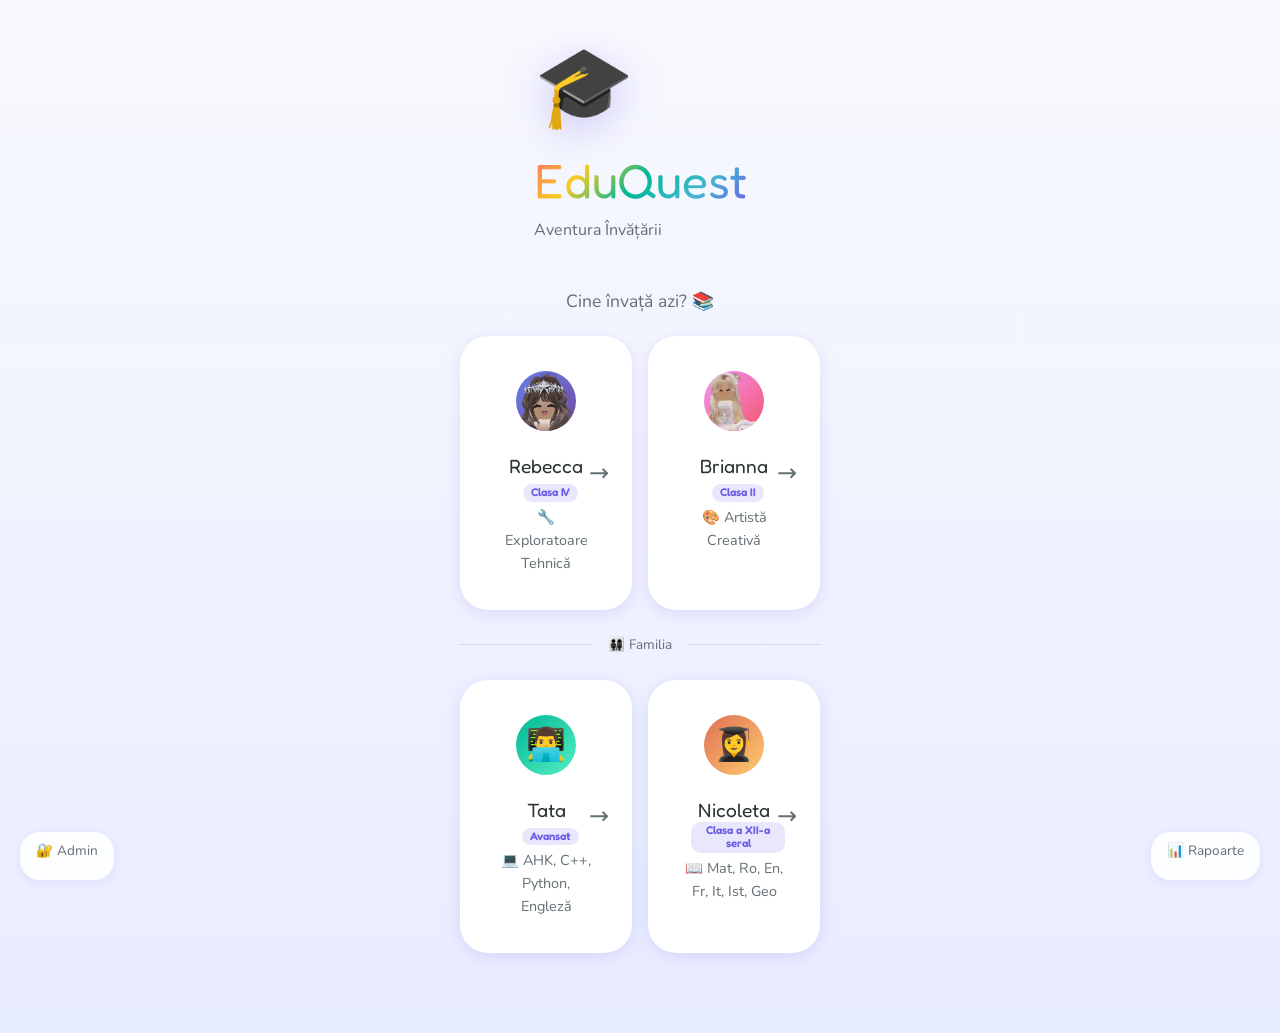
<file: app/index.html>
<!DOCTYPE html>
<html lang="ro">

<head>
    <meta charset="UTF-8">
    <meta name="viewport"
        content="width=device-width, initial-scale=1.0, maximum-scale=1.0, user-scalable=no, viewport-fit=cover">
    <meta name="theme-color" content="#6C5CE7">
    <meta name="apple-mobile-web-app-capable" content="yes">
    <meta name="apple-mobile-web-app-status-bar-style" content="default">

    <title>EduQuest 🎮 - Aventura Învățării</title>
    <meta name="description" content="Platformă educațională gamificată pentru întreaga familie">

    <!-- Fonts -->
    <link rel="preconnect" href="https://fonts.googleapis.com">
    <link rel="preconnect" href="https://fonts.gstatic.com" crossorigin>
    <link href="https://fonts.googleapis.com/css2?family=Fredoka+One&family=Nunito:wght@400;600;700&subset=latin-ext&display=swap"
        rel="stylesheet">

    <!-- Styles -->
    <link rel="stylesheet" href="styles/main.css">

    <style>
        /* Page-specific styles */
        .magic-bg {
            position: fixed;
            top: 0;
            left: 0;
            right: 0;
            bottom: 0;
            background: linear-gradient(180deg, #F8F9FE 0%, #E8ECFF 50%, #DDD6FE 100%);
            z-index: -1;
        }

        .magic-bg::before {
            content: '';
            position: absolute;
            top: 20%;
            left: 10%;
            width: 200px;
            height: 200px;
            background: radial-gradient(circle, rgba(108, 92, 231, 0.1) 0%, transparent 70%);
            animation: float 6s ease-in-out infinite;
        }

        .magic-bg::after {
            content: '';
            position: absolute;
            bottom: 30%;
            right: 15%;
            width: 150px;
            height: 150px;
            background: radial-gradient(circle, rgba(245, 87, 108, 0.1) 0%, transparent 70%);
            animation: float 8s ease-in-out infinite reverse;
        }

        .sparkles {
            position: absolute;
            width: 100%;
            height: 100%;
            pointer-events: none;
            overflow: hidden;
        }

        .sparkle {
            position: absolute;
            font-size: 1.5rem;
            opacity: 0.6;
            animation: float 4s ease-in-out infinite;
        }

        .mascot {
            font-size: 5rem;
            animation: float 3s ease-in-out infinite;
            filter: drop-shadow(0 10px 20px rgba(108, 92, 231, 0.3));
        }

        .welcome-text {
            text-align: center;
            margin-bottom: var(--space-lg);
        }

        .welcome-text h2 {
            font-size: 1.1rem;
            color: var(--color-text-light);
            font-family: var(--font-primary);
            font-weight: 400;
        }

        .profile-card {
            position: relative;
            overflow: hidden;
        }

        .profile-card::after {
            content: '→';
            position: absolute;
            right: 20px;
            top: 50%;
            transform: translateY(-50%);
            font-size: 1.5rem;
            color: var(--color-text-light);
            transition: transform var(--transition-normal);
        }

        .profile-card:hover::after {
            transform: translateY(-50%) translateX(5px);
        }

        .profiles {
            max-width: 360px;
            gap: var(--space-md);
        }

        .section-divider {
            display: flex;
            align-items: center;
            width: 100%;
            max-width: 360px;
            margin: var(--space-lg) 0;
            color: var(--color-text-light);
            font-size: 0.85rem;
        }

        .section-divider::before,
        .section-divider::after {
            content: '';
            flex: 1;
            height: 1px;
            background: rgba(0, 0, 0, 0.1);
        }

        .section-divider span {
            padding: 0 var(--space-md);
        }

        .admin-link {
            position: fixed;
            bottom: 20px;
            left: 20px;
            padding: var(--space-sm) var(--space-md);
            background: rgba(255, 255, 255, 0.9);
            border-radius: var(--radius-lg);
            color: var(--color-text-light);
            text-decoration: none;
            font-size: 0.85rem;
            box-shadow: var(--shadow-sm);
            transition: all var(--transition-normal);
        }

        .admin-link:hover {
            background: white;
            color: var(--color-primary);
            box-shadow: var(--shadow-md);
        }

        .parent-link {
            position: fixed;
            bottom: 20px;
            right: 20px;
            padding: var(--space-sm) var(--space-md);
            background: rgba(255, 255, 255, 0.9);
            border-radius: var(--radius-lg);
            color: var(--color-text-light);
            text-decoration: none;
            font-size: 0.85rem;
            box-shadow: var(--shadow-sm);
            transition: all var(--transition-normal);
        }

        .parent-link:hover {
            background: white;
            color: var(--color-primary);
            box-shadow: var(--shadow-md);
        }

        .grade-badge {
            display: inline-block;
            padding: 2px 8px;
            background: rgba(108, 92, 231, 0.15);
            color: var(--color-primary);
            border-radius: 10px;
            font-size: 0.7rem;
            font-weight: 600;
            margin-left: var(--space-sm);
        }

        .profile-selection {
            padding-bottom: 80px;
        }

        .avatar {
            width: 60px;
            height: 60px;
            font-size: 2rem;
            overflow: hidden;
        }

        .avatar img {
            width: 100%;
            height: 100%;
            object-fit: cover;
            object-position: top;
            border-radius: 50%;
        }

        .profile-info h3 {
            font-size: 1.2rem;
        }
    </style>
</head>

<body>
    <div class="magic-bg">
        <div class="sparkles">
            <span class="sparkle" style="top: 10%; left: 20%;">✨</span>
            <span class="sparkle" style="top: 30%; left: 80%; animation-delay: -1s;">⭐</span>
            <span class="sparkle" style="top: 60%; left: 15%; animation-delay: -2s;">🌟</span>
            <span class="sparkle" style="top: 80%; left: 70%; animation-delay: -0.5s;">💫</span>
        </div>
    </div>

    <div class="profile-selection">
        <!-- Logo & Mascot -->
        <div class="logo">
            <div class="mascot">🎓</div>
            <h1>EduQuest</h1>
            <p class="subtitle">Aventura Învățării</p>
        </div>

        <!-- Welcome Text -->
        <div class="welcome-text">
            <h2>Cine învață azi? 📚</h2>
        </div>

        <!-- Profile Cards - Kids -->
        <div class="profiles">
            <!-- Rebecca - Roblox mascot -->
            <div class="profile-card profile-card--rebecca" onclick="selectProfile('rebecca')">
                <div class="avatar avatar--rebecca" title="Rebecca's Roblox Avatar">
                    <img src="images/mascots/Re_Roblox.png" alt="Rebecca" onerror="this.parentElement.innerHTML='🎮'">
                </div>
                <div class="profile-info">
                    <h3>Rebecca <span class="grade-badge">Clasa IV</span></h3>
                    <p>🔧 Exploratoare Tehnică</p>
                </div>
            </div>

            <!-- Brianna - Roblox mascot -->
            <div class="profile-card profile-card--brianna" onclick="selectProfile('brianna')">
                <div class="avatar avatar--brianna" title="Brianna's Roblox Avatar">
                    <img src="images/mascots/Bri_Roblox.png" alt="Brianna" onerror="this.parentElement.innerHTML='🎮'">
                </div>
                <div class="profile-info">
                    <h3>Brianna <span class="grade-badge">Clasa II</span></h3>
                    <p>🎨 Artistă Creativă</p>
                </div>
            </div>
        </div>

        <!-- Divider -->
        <div class="section-divider">
            <span>👨‍👩‍👧‍👧 Familia</span>
        </div>

        <!-- Profile Cards - Adults -->
        <div class="profiles">
            <!-- Tata -->
            <div class="profile-card profile-card--tata" onclick="selectProfile('tata')">
                <div class="avatar avatar--tata">
                    👨‍💻
                </div>
                <div class="profile-info">
                    <h3>Tata <span class="grade-badge">Avansat</span></h3>
                    <p>💻 AHK, C++, Python, Engleză</p>
                </div>
            </div>

            <!-- Mama/Nicoleta -->
            <div class="profile-card profile-card--nicoleta" onclick="selectProfile('nicoleta')">
                <div class="avatar avatar--nicoleta">
                    👩‍🎓
                </div>
                <div class="profile-info">
                    <h3>Nicoleta <span class="grade-badge">Clasa a XII-a seral</span></h3>
                    <p>📖 Mat, Ro, En, Fr, It, Ist, Geo</p>
                </div>
            </div>
        </div>
    </div>

    <!-- Admin Access -->
    <a href="admin/login.html" class="admin-link">
        🔐 Admin
    </a>

    <!-- Parent Dashboard -->
    <a href="parent/index.html" class="parent-link">
        📊 Rapoarte
    </a>

    <script>
        // Profile selection
        function selectProfile(profile) {
            // Store selected profile
            localStorage.setItem('eduquest_profile', profile);
            localStorage.setItem('eduquest_login_time', new Date().toISOString());

            // Add selection animation
            const selectedClass = profile === 'nicoleta' ? 'nicoleta' : profile;
            const card = document.querySelector(`.profile-card--${selectedClass}`);
            card.style.transform = 'scale(0.95)';
            card.style.boxShadow = '0 0 30px rgba(108,92,231,0.4)';

            // Navigate to dashboard
            setTimeout(() => {
                window.location.href = `dashboard.html?user=${profile}`;
            }, 300);
        }

        // Add entrance animation and reset pointer events
        window.addEventListener('DOMContentLoaded', () => {
            document.querySelectorAll('.profile-card').forEach((card, index) => {
                // Reset pointer events in case we're coming back from another page
                card.style.pointerEvents = 'auto';
                card.style.opacity = '0';
                card.style.transform = 'translateY(20px)';
                setTimeout(() => {
                    card.style.transition = 'all 0.4s ease';
                    card.style.opacity = '1';
                    card.style.transform = 'translateY(0)';
                }, 200 + (index * 100));
            });
        });

        // Service Worker registration for PWA (future)
        if ('serviceWorker' in navigator) {
            // navigator.serviceWorker.register('/sw.js');
        }
    </script>
</body>

</html>
</file>
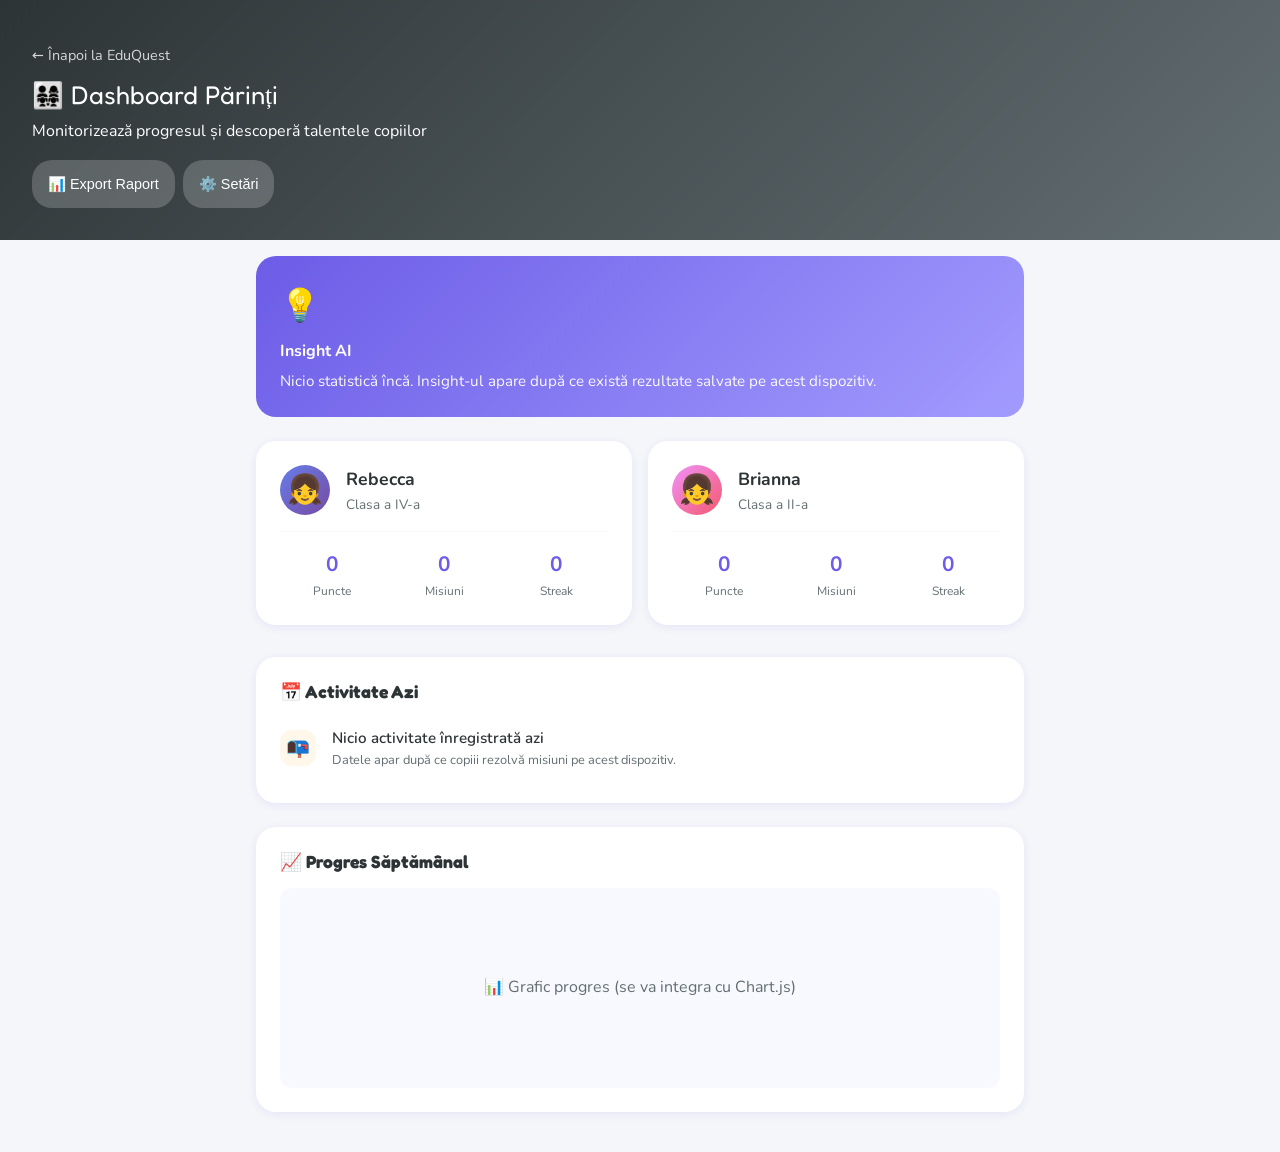
<file: app/parent/index.html>
<!DOCTYPE html>
<html lang="ro">

<head>
    <meta charset="UTF-8">
    <meta name="viewport" content="width=device-width, initial-scale=1.0">
    <title>EduQuest - Dashboard Părinți</title>
    <link rel="preconnect" href="https://fonts.googleapis.com">
    <link href="https://fonts.googleapis.com/css2?family=Fredoka+One&family=Nunito:wght@400;600;700&subset=latin-ext&display=swap"
        rel="stylesheet">
    <link rel="stylesheet" href="../styles/main.css">
    <style>
        body {
            background: #f4f6f9;
        }

        .parent-header {
            background: linear-gradient(135deg, #2d3436 0%, #636e72 100%);
            color: white;
            padding: var(--space-xl);
        }

        .parent-header h1 {
            font-size: 1.6rem;
            margin-bottom: var(--space-sm);
        }

        .header-actions {
            display: flex;
            gap: var(--space-sm);
            margin-top: var(--space-md);
        }

        .header-btn {
            padding: var(--space-sm) var(--space-md);
            background: rgba(255, 255, 255, 0.2);
            border: none;
            border-radius: var(--radius-lg);
            color: white;
            cursor: pointer;
            font-size: 0.9rem;
        }

        .header-btn:hover {
            background: rgba(255, 255, 255, 0.3);
        }

        .container {
            max-width: 800px;
            margin: 0 auto;
            padding: var(--space-md);
        }

        .overview-cards {
            display: grid;
            grid-template-columns: repeat(2, 1fr);
            gap: var(--space-md);
            margin-bottom: var(--space-xl);
        }

        .child-card {
            background: white;
            border-radius: var(--radius-lg);
            padding: var(--space-lg);
            box-shadow: var(--shadow-sm);
        }

        .child-header {
            display: flex;
            align-items: center;
            gap: var(--space-md);
            margin-bottom: var(--space-md);
            padding-bottom: var(--space-md);
            border-bottom: 1px solid var(--color-bg);
        }

        .child-avatar {
            width: 50px;
            height: 50px;
            border-radius: 50%;
            display: flex;
            align-items: center;
            justify-content: center;
            font-size: 1.8rem;
        }

        .child-avatar--rebi {
            background: var(--gradient-rebecca);
        }

        .child-avatar--bri {
            background: var(--gradient-brianna);
        }

        .child-name {
            font-weight: 700;
            font-size: 1.1rem;
        }

        .child-grade {
            font-size: 0.85rem;
            color: var(--color-text-light);
        }

        .child-stats {
            display: grid;
            grid-template-columns: repeat(3, 1fr);
            gap: var(--space-sm);
            text-align: center;
        }

        .child-stat-value {
            font-size: 1.3rem;
            font-weight: 700;
            color: var(--color-primary);
        }

        .child-stat-label {
            font-size: 0.75rem;
            color: var(--color-text-light);
        }

        .section-card {
            background: white;
            border-radius: var(--radius-lg);
            padding: var(--space-lg);
            box-shadow: var(--shadow-sm);
            margin-bottom: var(--space-lg);
        }

        .section-title {
            font-size: 1.1rem;
            font-weight: 700;
            margin-bottom: var(--space-md);
            display: flex;
            align-items: center;
            gap: var(--space-sm);
        }

        .activity-list {
            display: flex;
            flex-direction: column;
            gap: var(--space-sm);
        }

        .activity-item {
            display: flex;
            align-items: center;
            gap: var(--space-md);
            padding: var(--space-sm) 0;
            border-bottom: 1px solid var(--color-bg);
        }

        .activity-item:last-child {
            border: none;
        }

        .activity-icon {
            width: 36px;
            height: 36px;
            border-radius: var(--radius-md);
            display: flex;
            align-items: center;
            justify-content: center;
            font-size: 1.2rem;
        }

        .activity-icon--success {
            background: rgba(0, 184, 148, 0.15);
        }

        .activity-icon--pending {
            background: rgba(253, 203, 110, 0.15);
        }

        .activity-info {
            flex: 1;
        }

        .activity-title {
            font-weight: 600;
            font-size: 0.95rem;
        }

        .activity-meta {
            font-size: 0.8rem;
            color: var(--color-text-light);
        }

        .activity-badge {
            padding: 4px 10px;
            border-radius: 12px;
            font-size: 0.75rem;
            font-weight: 600;
        }

        .activity-badge--done {
            background: rgba(0, 184, 148, 0.15);
            color: #00B894;
        }

        .activity-badge--pending {
            background: rgba(253, 203, 110, 0.15);
            color: #D68910;
        }

        .insight-card {
            background: linear-gradient(135deg, #6c5ce7 0%, #a29bfe 100%);
            color: white;
            border-radius: var(--radius-lg);
            padding: var(--space-lg);
            margin-bottom: var(--space-lg);
        }

        .insight-icon {
            font-size: 2rem;
            margin-bottom: var(--space-sm);
        }

        .insight-title {
            font-weight: 700;
            margin-bottom: var(--space-xs);
        }

        .insight-text {
            font-size: 0.95rem;
            opacity: 0.95;
        }

        .chart-placeholder {
            height: 200px;
            background: var(--color-bg);
            border-radius: var(--radius-md);
            display: flex;
            align-items: center;
            justify-content: center;
            color: var(--color-text-light);
        }

        .back-link {
            display: inline-flex;
            align-items: center;
            gap: var(--space-sm);
            color: white;
            text-decoration: none;
            font-size: 0.9rem;
            opacity: 0.8;
        }

        .back-link:hover {
            opacity: 1;
        }
    </style>
</head>

<body>
    <header class="parent-header">
        <a href="../index.html" class="back-link">← Înapoi la EduQuest</a>
        <h1>👨‍👩‍👧‍👧 Dashboard Părinți</h1>
        <p>Monitorizează progresul și descoperă talentele copiilor</p>
        <div class="header-actions">
            <button class="header-btn" onclick="exportReport()">📊 Export Raport</button>
            <button class="header-btn" onclick="location.href='settings.html'">⚙️ Setări</button>
        </div>
    </header>

    <div class="container">
        <!-- AI Insight -->
        <div class="insight-card">
            <div class="insight-icon">💡</div>
            <div class="insight-title">Insight AI</div>
            <div class="insight-text" id="aiInsight">
                Nicio statistică încă. Insight-ul apare după ce există rezultate salvate pe acest dispozitiv.
            </div>
        </div>

        <!-- Children Overview -->
        <div class="overview-cards">
            <div class="child-card" id="rebiCard">
                <div class="child-header">
                    <div class="child-avatar child-avatar--rebi">👧</div>
                    <div>
                        <div class="child-name">Rebecca</div>
                        <div class="child-grade">Clasa a IV-a</div>
                    </div>
                </div>
                <div class="child-stats">
                    <div>
                        <div class="child-stat-value" id="rebiPoints">0</div>
                        <div class="child-stat-label">Puncte</div>
                    </div>
                    <div>
                        <div class="child-stat-value" id="rebiQuests">0</div>
                        <div class="child-stat-label">Misiuni</div>
                    </div>
                    <div>
                        <div class="child-stat-value" id="rebiStreak">0</div>
                        <div class="child-stat-label">Streak</div>
                    </div>
                </div>
            </div>

            <div class="child-card" id="briCard">
                <div class="child-header">
                    <div class="child-avatar child-avatar--bri">👧</div>
                    <div>
                        <div class="child-name">Brianna</div>
                        <div class="child-grade">Clasa a II-a</div>
                    </div>
                </div>
                <div class="child-stats">
                    <div>
                        <div class="child-stat-value" id="briPoints">0</div>
                        <div class="child-stat-label">Puncte</div>
                    </div>
                    <div>
                        <div class="child-stat-value" id="briQuests">0</div>
                        <div class="child-stat-label">Misiuni</div>
                    </div>
                    <div>
                        <div class="child-stat-value" id="briStreak">0</div>
                        <div class="child-stat-label">Streak</div>
                    </div>
                </div>
            </div>
        </div>

        <!-- Activity Today -->
        <div class="section-card">
            <h2 class="section-title">📅 Activitate Azi</h2>
            <div class="activity-list" id="activityList">
                <div class="activity-item">
                    <div class="activity-icon activity-icon--pending">📭</div>
                    <div class="activity-info">
                        <div class="activity-title">Nicio activitate înregistrată azi</div>
                        <div class="activity-meta">Datele apar după ce copiii rezolvă misiuni pe acest dispozitiv.</div>
                    </div>
                </div>
            </div>
        </div>

        <!-- Weekly Progress -->
        <div class="section-card">
            <h2 class="section-title">📈 Progres Săptămânal</h2>
            <div class="chart-placeholder">
                📊 Grafic progres (se va integra cu Chart.js)
            </div>
        </div>

        <!-- DEPRECAT 2026-09-19: «Descoperiri Talente» hardcodate (fără măsurători).
             Nu reafișa talente ca fapte decât din rezultate salvate pe dispozitiv. -->
        <div class="section-card" id="talentInsights" hidden>
            <h2 class="section-title">🌟 Descoperiri Talente</h2>
            <div class="activity-list" id="talentList"></div>
        </div>
    </div>

    <script>
        function loadStats() {
            const empty = { totalPoints: 0, questsCompleted: 0, streak: 0 };
            const rebiStats = JSON.parse(localStorage.getItem('eduquest_stats_rebecca') || 'null') || empty;
            const briStats = JSON.parse(localStorage.getItem('eduquest_stats_brianna') || 'null') || empty;

            document.getElementById('rebiPoints').textContent = rebiStats.totalPoints || 0;
            document.getElementById('rebiQuests').textContent = rebiStats.questsCompleted || 0;
            document.getElementById('rebiStreak').textContent = (rebiStats.streak || 0) + (rebiStats.streak ? '🔥' : '');

            document.getElementById('briPoints').textContent = briStats.totalPoints || 0;
            document.getElementById('briQuests').textContent = briStats.questsCompleted || 0;
            document.getElementById('briStreak').textContent = (briStats.streak || 0) + (briStats.streak ? '🔥' : '');

            const insight = document.getElementById('aiInsight');
            const hasData = (rebiStats.questsCompleted || 0) + (briStats.questsCompleted || 0) > 0;
            if (hasData) {
                insight.textContent = `Rebecca: ${rebiStats.totalPoints || 0} puncte, ${rebiStats.questsCompleted || 0} misiuni. Brianna: ${briStats.totalPoints || 0} puncte, ${briStats.questsCompleted || 0} misiuni. Date din acest dispozitiv.`;
            }

            const savedActivity = JSON.parse(localStorage.getItem('eduquest_activity') || 'null');
            const list = document.getElementById('activityList');
            if (Array.isArray(savedActivity) && savedActivity.length && list) {
                list.innerHTML = savedActivity.map(a => `
                    <div class="activity-item">
                        <div class="activity-icon activity-icon--success">✓</div>
                        <div class="activity-info">
                            <div class="activity-title">${a.title || 'Misiune'}</div>
                            <div class="activity-meta">${a.meta || ''}</div>
                        </div>
                    </div>
                `).join('');
            }
        }

        function exportReport() {
            const report = {
                date: new Date().toLocaleDateString('ro-RO'),
                rebecca: JSON.parse(localStorage.getItem('eduquest_stats_rebecca') || '{}'),
                brianna: JSON.parse(localStorage.getItem('eduquest_stats_brianna') || '{}')
            };

            const blob = new Blob([JSON.stringify(report, null, 2)], { type: 'application/json' });
            const url = URL.createObjectURL(blob);
            const a = document.createElement('a');
            a.href = url;
            a.download = `eduquest_report_${new Date().toISOString().split('T')[0]}.json`;
            a.click();
        }

        document.addEventListener('DOMContentLoaded', loadStats);
    </script>
</body>

</html>
</file>
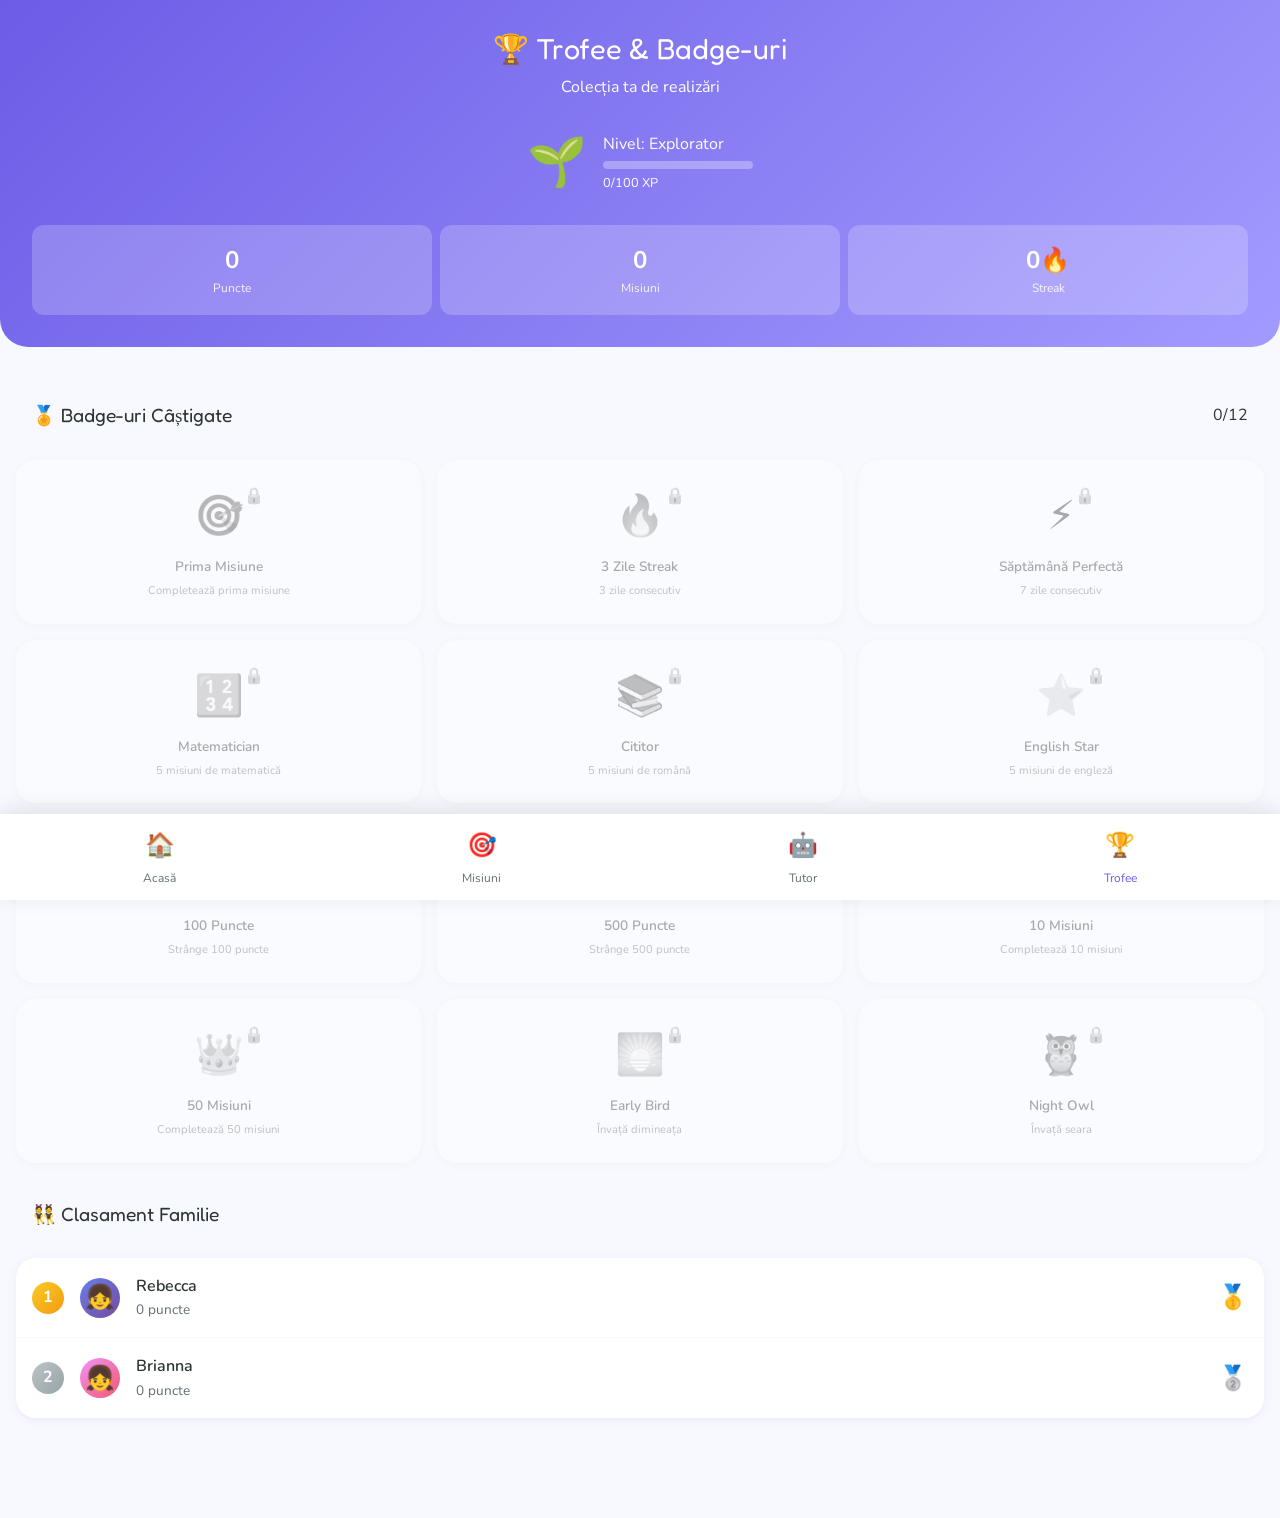
<file: app/achievements.html>
<!DOCTYPE html>
<html lang="ro">

<head>
    <meta charset="UTF-8">
    <meta name="viewport" content="width=device-width, initial-scale=1.0">
    <title>EduQuest - Trofee & Badge-uri</title>
    <link rel="preconnect" href="https://fonts.googleapis.com">
    <link href="https://fonts.googleapis.com/css2?family=Fredoka+One&family=Nunito:wght@400;600;700&subset=latin-ext&display=swap"
        rel="stylesheet">
    <link rel="stylesheet" href="styles/main.css">
    <style>
        .achievements-header {
            background: var(--gradient-primary);
            color: white;
            padding: var(--space-xl);
            text-align: center;
            border-radius: 0 0 var(--radius-xl) var(--radius-xl);
        }

        .achievements-header h1 {
            font-size: 1.8rem;
            margin-bottom: var(--space-sm);
        }

        .level-display {
            display: flex;
            align-items: center;
            justify-content: center;
            gap: var(--space-md);
            margin-top: var(--space-lg);
        }

        .level-icon {
            font-size: 3rem;
        }

        .level-info {
            text-align: left;
        }

        .xp-bar {
            width: 150px;
            height: 8px;
            background: rgba(255, 255, 255, 0.3);
            border-radius: 4px;
            margin-top: var(--space-xs);
            overflow: hidden;
        }

        .xp-fill {
            height: 100%;
            background: white;
            border-radius: 4px;
            transition: width 0.5s;
        }

        .stats-grid {
            display: grid;
            grid-template-columns: repeat(3, 1fr);
            gap: var(--space-sm);
            margin-top: var(--space-lg);
        }

        .stat-item {
            background: rgba(255, 255, 255, 0.2);
            padding: var(--space-md);
            border-radius: var(--radius-md);
            text-align: center;
        }

        .stat-value {
            font-size: 1.5rem;
            font-weight: 700;
        }

        .stat-label {
            font-size: 0.75rem;
            opacity: 0.9;
        }

        .main-content {
            padding: var(--space-md);
            padding-bottom: 100px;
        }

        .section-header {
            display: flex;
            justify-content: space-between;
            align-items: center;
            margin-bottom: var(--space-md);
            margin-top: var(--space-lg);
        }

        .section-header h2 {
            font-size: 1.2rem;
            display: flex;
            align-items: center;
            gap: var(--space-sm);
        }

        .badge-grid {
            display: grid;
            grid-template-columns: repeat(3, 1fr);
            gap: var(--space-md);
        }

        .badge-card {
            background: white;
            border-radius: var(--radius-lg);
            padding: var(--space-lg);
            text-align: center;
            box-shadow: var(--shadow-sm);
            transition: transform 0.3s;
        }

        .badge-card:hover {
            transform: translateY(-4px);
        }

        .badge-icon {
            font-size: 2.5rem;
            margin-bottom: var(--space-sm);
        }

        .badge-name {
            font-size: 0.85rem;
            font-weight: 600;
            color: var(--color-text);
        }

        .badge-desc {
            font-size: 0.7rem;
            color: var(--color-text-light);
            margin-top: 4px;
        }

        .badge-card--locked {
            opacity: 0.4;
            filter: grayscale(100%);
        }

        .badge-card--locked .badge-icon::after {
            content: '🔒';
            font-size: 1rem;
            position: absolute;
        }

        .leaderboard {
            background: white;
            border-radius: var(--radius-lg);
            overflow: hidden;
            box-shadow: var(--shadow-sm);
        }

        .leaderboard-item {
            display: flex;
            align-items: center;
            gap: var(--space-md);
            padding: var(--space-md);
            border-bottom: 1px solid var(--color-bg);
        }

        .leaderboard-item:last-child {
            border: none;
        }

        .rank {
            width: 32px;
            height: 32px;
            background: var(--color-bg);
            border-radius: 50%;
            display: flex;
            align-items: center;
            justify-content: center;
            font-weight: 700;
        }

        .rank--1 {
            background: linear-gradient(135deg, #F9CA24, #F39C12);
            color: white;
        }

        .rank--2 {
            background: linear-gradient(135deg, #BDC3C7, #95A5A6);
            color: white;
        }

        .player-info {
            flex: 1;
        }

        .player-name {
            font-weight: 600;
        }

        .player-xp {
            font-size: 0.85rem;
            color: var(--color-text-light);
        }
    </style>
</head>

<body>
    <div class="page">
        <header class="achievements-header">
            <h1>🏆 Trofee & Badge-uri</h1>
            <p>Colecția ta de realizări</p>

            <div class="level-display">
                <div class="level-icon" id="levelIcon">🌱</div>
                <div class="level-info">
                    <div id="levelName">Nivel: Explorator</div>
                    <div class="xp-bar">
                        <div class="xp-fill" id="xpFill" style="width: 0%"></div>
                    </div>
                    <div style="font-size:0.8rem;margin-top:4px" id="xpText">0/100 XP</div>
                </div>
            </div>

            <div class="stats-grid">
                <div class="stat-item">
                    <div class="stat-value" id="totalPoints">0</div>
                    <div class="stat-label">Puncte</div>
                </div>
                <div class="stat-item">
                    <div class="stat-value" id="questsCount">0</div>
                    <div class="stat-label">Misiuni</div>
                </div>
                <div class="stat-item">
                    <div class="stat-value" id="streakCount">0</div>
                    <div class="stat-label">Streak</div>
                </div>
            </div>
        </header>

        <main class="main-content">
            <div class="section-header">
                <h2>🏅 Badge-uri Câștigate</h2>
                <span id="badgeCount">0/12</span>
            </div>
            <div class="badge-grid" id="badgeGrid">
                <!-- Badges will be rendered here -->
            </div>

            <div class="section-header">
                <h2>👯 Clasament Familie</h2>
            </div>
            <div class="leaderboard" id="leaderboard">
                <!-- Leaderboard will be rendered here -->
            </div>
        </main>

        <nav class="bottom-nav">
            <a href="dashboard.html" class="nav-item"><span class="nav-icon">🏠</span><span>Acasă</span></a>
            <a href="quests.html" class="nav-item"><span class="nav-icon">🎯</span><span>Misiuni</span></a>
            <a href="tutor.html" class="nav-item"><span class="nav-icon">🤖</span><span>Tutor</span></a>
            <a href="achievements.html" class="nav-item nav-item--active"><span
                    class="nav-icon">🏆</span><span>Trofee</span></a>
        </nav>
    </div>

    <script>
        const BADGES = [
            { id: 'first_quest', name: 'Prima Misiune', icon: '🎯', desc: 'Completează prima misiune', condition: s => s.questsCompleted >= 1 },
            { id: 'streak_3', name: '3 Zile Streak', icon: '🔥', desc: '3 zile consecutiv', condition: s => s.streak >= 3 },
            { id: 'streak_7', name: 'Săptămână Perfectă', icon: '⚡', desc: '7 zile consecutiv', condition: s => s.streak >= 7 },
            { id: 'math_5', name: 'Matematician', icon: '🔢', desc: '5 misiuni de matematică', condition: s => (s.mathQuests || 0) >= 5 },
            { id: 'reader', name: 'Cititor', icon: '📚', desc: '5 misiuni de română', condition: s => (s.romanaQuests || 0) >= 5 },
            { id: 'english_star', name: 'English Star', icon: '⭐', desc: '5 misiuni de engleză', condition: s => (s.englezaQuests || 0) >= 5 },
            { id: 'points_100', name: '100 Puncte', icon: '💯', desc: 'Strânge 100 puncte', condition: s => s.totalPoints >= 100 },
            { id: 'points_500', name: '500 Puncte', icon: '🏆', desc: 'Strânge 500 puncte', condition: s => s.totalPoints >= 500 },
            { id: 'quests_10', name: '10 Misiuni', icon: '🎖️', desc: 'Completează 10 misiuni', condition: s => s.questsCompleted >= 10 },
            { id: 'quests_50', name: '50 Misiuni', icon: '👑', desc: 'Completează 50 misiuni', condition: s => s.questsCompleted >= 50 },
            { id: 'early_bird', name: 'Early Bird', icon: '🌅', desc: 'Învață dimineața', condition: s => s.earlyBird },
            { id: 'night_owl', name: 'Night Owl', icon: '🦉', desc: 'Învață seara', condition: s => s.nightOwl }
        ];

        const LEVELS = [
            { name: 'Explorator', xp: 0, icon: '🌱' },
            { name: 'Aventurier', xp: 100, icon: '⚔️' },
            { name: 'Campion', xp: 300, icon: '🏆' },
            { name: 'Legendă', xp: 600, icon: '👑' },
            { name: 'Maestru', xp: 1000, icon: '🌟' }
        ];

        const EMPTY_STATS = { totalPoints: 0, questsCompleted: 0, streak: 0 };

        function init() {
            const userId = localStorage.getItem('eduquest_profile') || 'rebecca';
            const stats = JSON.parse(localStorage.getItem(`eduquest_stats_${userId}`) || 'null') || EMPTY_STATS;

            // Update stats display
            document.getElementById('totalPoints').textContent = stats.totalPoints;
            document.getElementById('questsCount').textContent = stats.questsCompleted;
            document.getElementById('streakCount').textContent = `${stats.streak}🔥`;

            // Calculate level
            let level = LEVELS[0];
            let nextLevel = LEVELS[1];
            for (let i = 0; i < LEVELS.length; i++) {
                if (stats.totalPoints >= LEVELS[i].xp) {
                    level = LEVELS[i];
                    nextLevel = LEVELS[i + 1] || LEVELS[i];
                }
            }

            document.getElementById('levelIcon').textContent = level.icon;
            document.getElementById('levelName').textContent = `Nivel: ${level.name}`;

            const progress = nextLevel === level ? 100 : ((stats.totalPoints - level.xp) / (nextLevel.xp - level.xp)) * 100;
            document.getElementById('xpFill').style.width = `${progress}%`;
            document.getElementById('xpText').textContent = `${stats.totalPoints}/${nextLevel.xp} XP`;

            // Render badges
            renderBadges(stats);

            // Render leaderboard
            renderLeaderboard();
        }

        function renderBadges(stats) {
            const grid = document.getElementById('badgeGrid');
            let earned = 0;

            grid.innerHTML = BADGES.map(badge => {
                const unlocked = badge.condition(stats);
                if (unlocked) earned++;
                return `
                    <div class="badge-card ${unlocked ? '' : 'badge-card--locked'}">
                        <div class="badge-icon">${badge.icon}</div>
                        <div class="badge-name">${badge.name}</div>
                        <div class="badge-desc">${badge.desc}</div>
                    </div>
                `;
            }).join('');

            document.getElementById('badgeCount').textContent = `${earned}/${BADGES.length}`;
        }

        function renderLeaderboard() {
            const rebiStats = JSON.parse(localStorage.getItem('eduquest_stats_rebecca') || 'null') || EMPTY_STATS;
            const briStats = JSON.parse(localStorage.getItem('eduquest_stats_brianna') || 'null') || EMPTY_STATS;

            const players = [
                { name: 'Rebecca', avatar: '👧', xp: rebiStats.totalPoints, gradient: 'var(--gradient-rebecca)' },
                { name: 'Brianna', avatar: '👧', xp: briStats.totalPoints, gradient: 'var(--gradient-brianna)' }
            ].sort((a, b) => b.xp - a.xp);

            document.getElementById('leaderboard').innerHTML = players.map((p, i) => `
                <div class="leaderboard-item">
                    <div class="rank rank--${i + 1}">${i + 1}</div>
                    <div style="width:40px;height:40px;background:${p.gradient};border-radius:50%;display:flex;align-items:center;justify-content:center;font-size:1.5rem">${p.avatar}</div>
                    <div class="player-info">
                        <div class="player-name">${p.name}</div>
                        <div class="player-xp">${p.xp} puncte</div>
                    </div>
                    <div style="font-size:1.5rem">${i === 0 ? '🥇' : '🥈'}</div>
                </div>
            `).join('');
        }

        document.addEventListener('DOMContentLoaded', init);
    </script>
</body>

</html>
</file>
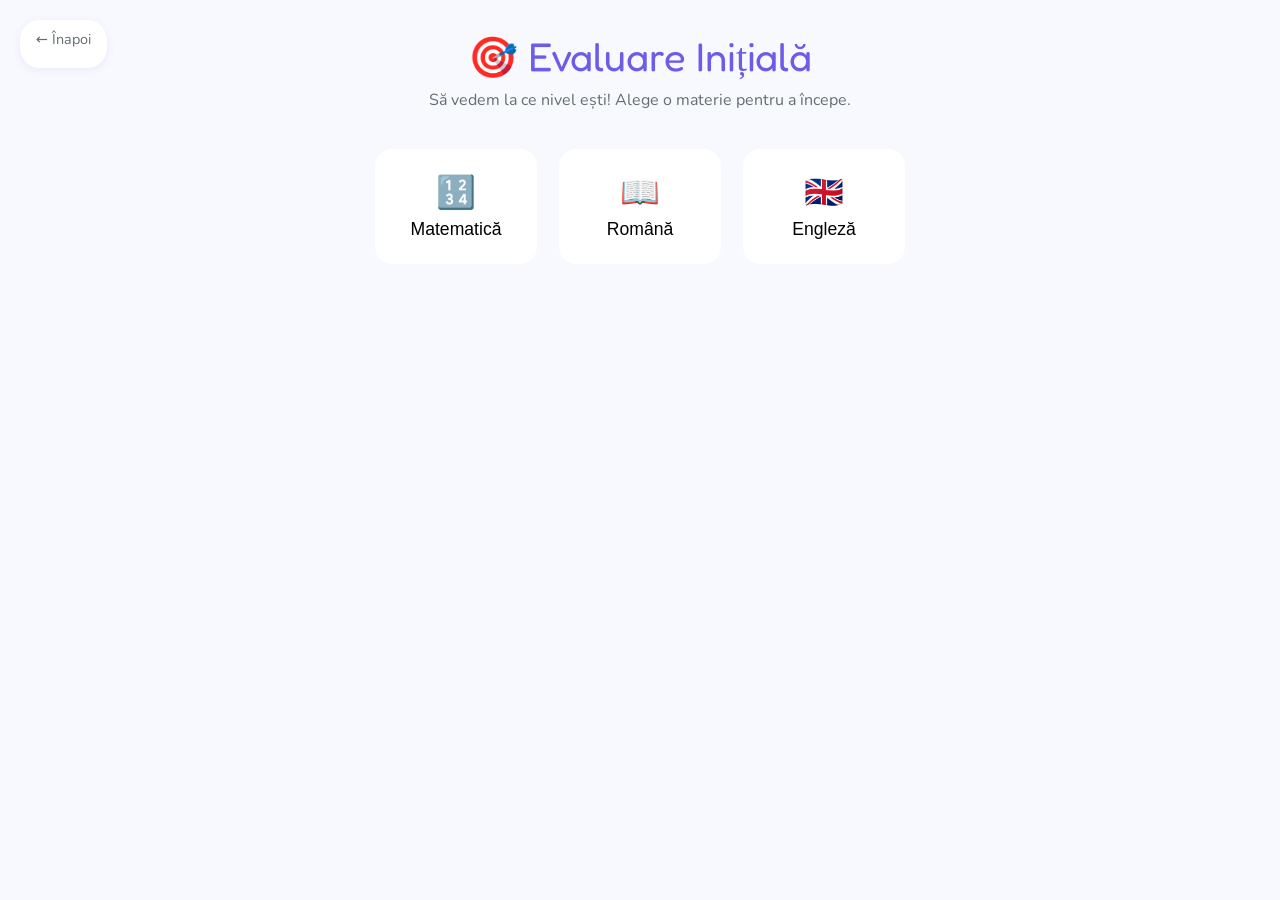
<file: app/assessment.html>
<!DOCTYPE html>
<html lang="ro">

<head>
    <meta charset="UTF-8">
    <meta name="viewport" content="width=device-width, initial-scale=1.0">
    <title>EduQuest - Evaluare Inițială</title>
    <link rel="preconnect" href="https://fonts.googleapis.com">
    <link href="https://fonts.googleapis.com/css2?family=Fredoka+One&family=Nunito:wght@400;600;700&subset=latin-ext&display=swap"
        rel="stylesheet">
    <link rel="stylesheet" href="styles/main.css">
    <style>
        .assessment-container {
            max-width: 600px;
            margin: 0 auto;
            padding: var(--space-xl);
            min-height: 100vh;
            display: flex;
            flex-direction: column;
        }

        .assessment-header {
            text-align: center;
            margin-bottom: var(--space-xl);
        }

        .assessment-header h1 {
            color: var(--color-primary);
            margin-bottom: var(--space-sm);
        }

        .assessment-header p {
            color: var(--color-text-light);
        }

        .subject-selector {
            display: grid;
            grid-template-columns: repeat(auto-fit, minmax(150px, 1fr));
            gap: var(--space-md);
            margin-bottom: var(--space-xl);
        }

        .subject-btn {
            padding: var(--space-lg);
            background: var(--color-card);
            border: 3px solid var(--color-bg);
            border-radius: var(--radius-lg);
            font-size: 1.1rem;
            cursor: pointer;
            transition: all var(--transition-normal);
            text-align: center;
        }

        .subject-btn:hover {
            border-color: var(--color-primary-light);
            transform: translateY(-2px);
        }

        .subject-btn.selected {
            border-color: var(--color-primary);
            background: rgba(108, 92, 231, 0.1);
        }

        .subject-btn .emoji {
            font-size: 2rem;
            display: block;
            margin-bottom: var(--space-sm);
        }

        .question-section {
            display: none;
            flex: 1;
        }

        .question-section.active {
            display: block;
        }

        .progress-bar {
            height: 8px;
            background: var(--color-bg);
            border-radius: var(--radius-sm);
            margin-bottom: var(--space-xl);
            overflow: hidden;
        }

        .progress-fill {
            height: 100%;
            background: var(--gradient-primary);
            transition: width 0.3s ease;
            border-radius: var(--radius-sm);
        }

        .question-card {
            background: var(--color-card);
            border-radius: var(--radius-xl);
            padding: var(--space-xl);
            margin-bottom: var(--space-lg);
            box-shadow: var(--shadow-md);
        }

        .question-text {
            font-size: 1.3rem;
            text-align: center;
            margin-bottom: var(--space-lg);
        }

        .options-grid {
            display: grid;
            grid-template-columns: repeat(2, 1fr);
            gap: var(--space-md);
        }

        .option-btn {
            padding: var(--space-lg);
            background: var(--color-card);
            border: 3px solid var(--color-bg);
            border-radius: var(--radius-lg);
            font-size: 1.2rem;
            cursor: pointer;
            transition: all var(--transition-normal);
        }

        .option-btn:hover {
            border-color: var(--color-primary-light);
        }

        .option-btn.selected {
            border-color: var(--color-primary);
            background: rgba(108, 92, 231, 0.1);
        }

        .result-section {
            display: none;
            text-align: center;
            padding: var(--space-xxl);
        }

        .result-section.active {
            display: block;
        }

        .result-icon {
            font-size: 5rem;
            margin-bottom: var(--space-lg);
        }

        .result-level {
            font-size: 2rem;
            color: var(--color-primary);
            font-family: var(--font-display);
            margin-bottom: var(--space-md);
        }

        .result-description {
            color: var(--color-text-light);
            margin-bottom: var(--space-xl);
        }

        .level-badge {
            display: inline-block;
            padding: var(--space-sm) var(--space-lg);
            border-radius: var(--radius-lg);
            font-weight: 600;
            margin-bottom: var(--space-lg);
        }

        .level-badge.easy {
            background: #e8f5e9;
            color: #2e7d32;
        }

        .level-badge.medium {
            background: #fff3e0;
            color: #ef6c00;
        }

        .level-badge.hard {
            background: #ffebee;
            color: #c62828;
        }

        .back-link {
            position: fixed;
            top: 20px;
            left: 20px;
            padding: var(--space-sm) var(--space-md);
            background: rgba(255, 255, 255, 0.9);
            border-radius: var(--radius-lg);
            color: var(--color-text-light);
            text-decoration: none;
            font-size: 0.9rem;
            box-shadow: var(--shadow-sm);
        }

        .back-link:hover {
            background: white;
            color: var(--color-primary);
        }
    </style>
</head>

<body>
    <a href="dashboard.html" class="back-link">← Înapoi</a>

    <div class="assessment-container">
        <!-- Intro Section -->
        <div id="introSection">
            <div class="assessment-header">
                <h1>🎯 Evaluare Inițială</h1>
                <p>Să vedem la ce nivel ești! Alege o materie pentru a începe.</p>
            </div>

            <div class="subject-selector">
                <button class="subject-btn" onclick="startAssessment('matematica')">
                    <span class="emoji">🔢</span>
                    Matematică
                </button>
                <button class="subject-btn" onclick="startAssessment('romana')">
                    <span class="emoji">📖</span>
                    Română
                </button>
                <button class="subject-btn" onclick="startAssessment('engleza')">
                    <span class="emoji">🇬🇧</span>
                    Engleză
                </button>
            </div>
        </div>

        <!-- Question Section -->
        <div id="questionSection" class="question-section">
            <div class="progress-bar">
                <div class="progress-fill" id="progressFill" style="width: 0%"></div>
            </div>

            <div class="question-card">
                <div id="questionNumber" style="color:var(--color-text-light);font-size:0.9rem;margin-bottom:var(--space-sm)">
                    Întrebarea 1 din 10
                </div>
                <div class="question-text" id="questionText"></div>
            </div>

            <div id="answerSection" class="options-grid"></div>

            <div style="margin-top: var(--space-xl); text-align: center;">
                <button class="btn btn--primary" onclick="submitAnswer()" id="submitBtn">Următoarea →</button>
            </div>
        </div>

        <!-- Result Section -->
        <div id="resultSection" class="result-section">
            <div class="result-icon" id="resultIcon">🎉</div>
            <div class="result-level" id="resultLevel">Nivel Mediu</div>
            <div class="level-badge" id="levelBadge">MEDIUM</div>
            <p class="result-description" id="resultDescription">
                Ai răspuns corect la majoritatea întrebărilor de dificultate medie.
            </p>
            <button class="btn btn--primary btn--block" onclick="saveAndReturn()">Salvează și Continuă →</button>
        </div>
    </div>

    <script>
        const urlUser = new URLSearchParams(window.location.search).get('user');
        let currentUser = urlUser || localStorage.getItem('eduquest_profile') || 'rebecca';
        if (urlUser) localStorage.setItem('eduquest_profile', currentUser);
        let currentSubject = '';
        let questions = [];
        let currentQuestion = 0;
        let correctAnswers = 0;
        let selectedAnswer = null;

        // 2026-09-19: evaluare PE PROFIL (Tata/Nicoleta fără test de primar;
        // Brianna fără ×÷ peste programa 0-100; Rebecca păstrează operațiile ei).
        const assessmentQuestions = {
            rebecca: {
                matematica: [
                    { q: '5 + 3 = ?', opts: ['8', '7', '9', '6'], ans: '8', level: 'easy' },
                    { q: '10 - 4 = ?', opts: ['6', '5', '7', '4'], ans: '6', level: 'easy' },
                    { q: 'Ce urmează? 2, 4, 6, ?', opts: ['8', '7', '9', '10'], ans: '8', level: 'easy' },
                    { q: '23 + 45 = ?', opts: ['68', '67', '69', '58'], ans: '68', level: 'medium' },
                    { q: '5 × 7 = ?', opts: ['35', '30', '40', '25'], ans: '35', level: 'medium' },
                    { q: '81 - 29 = ?', opts: ['52', '62', '42', '51'], ans: '52', level: 'medium' },
                    { q: '24 ÷ 6 = ?', opts: ['4', '5', '3', '6'], ans: '4', level: 'medium' },
                    { q: '125 + 287 = ?', opts: ['412', '402', '422', '312'], ans: '412', level: 'hard' },
                    { q: '12 × 8 = ?', opts: ['96', '86', '106', '84'], ans: '96', level: 'hard' },
                    { q: '156 ÷ 12 = ?', opts: ['13', '12', '14', '11'], ans: '13', level: 'hard' }
                ],
                romana: [
                    { q: 'Ce literă începe cuvântul "MAMA"?', opts: ['M', 'A', 'N', 'T'], ans: 'M', level: 'easy' },
                    { q: 'Câte silabe are "CA-SĂ"?', opts: ['2', '1', '3', '4'], ans: '2', level: 'easy' },
                    { q: 'Care e vocală?', opts: ['A', 'B', 'C', 'D'], ans: 'A', level: 'easy' },
                    { q: '"Pisică" este:', opts: ['substantiv', 'verb', 'adjectiv', 'pronume'], ans: 'substantiv', level: 'medium' },
                    { q: 'Pluralul de la "carte":', opts: ['cărți', 'carți', 'cartele', 'carturi'], ans: 'cărți', level: 'medium' },
                    { q: 'Opusul lui "mare":', opts: ['mic', 'lat', 'lung', 'gros'], ans: 'mic', level: 'medium' },
                    { q: '"Aleargă" este:', opts: ['verb', 'substantiv', 'adjectiv', 'adverb'], ans: 'verb', level: 'medium' },
                    { q: 'Forma corectă: "Copilul ___ la școală"', opts: ['merge', 'merg', 'mergi', 'mergeți'], ans: 'merge', level: 'hard' },
                    { q: 'Diminutivul de la "pisică":', opts: ['pisicuță', 'pisici', 'pisoi', 'pisoiaș'], ans: 'pisicuță', level: 'hard' },
                    { q: 'Ce timp e "Am mâncat"?', opts: ['trecut', 'prezent', 'viitor', 'infinitiv'], ans: 'trecut', level: 'hard' }
                ],
                engleza: [
                    { q: 'RED = ?', opts: ['roșu', 'albastru', 'verde', 'galben'], ans: 'roșu', level: 'easy' },
                    { q: 'CAT = ?', opts: ['pisică', 'câine', 'iepure', 'pește'], ans: 'pisică', level: 'easy' },
                    { q: 'ONE = ?', opts: ['1', '2', '3', '4'], ans: '1', level: 'easy' },
                    { q: '"Apple" înseamnă:', opts: ['măr', 'portocală', 'banană', 'strugure'], ans: 'măr', level: 'medium' },
                    { q: '"Happy" înseamnă:', opts: ['fericit', 'trist', 'supărat', 'obosit'], ans: 'fericit', level: 'medium' },
                    { q: 'Pluralul de la "cat":', opts: ['cats', 'cates', 'caties', 'cat'], ans: 'cats', level: 'medium' },
                    { q: '"I read" = ?', opts: ['Eu citesc', 'Eu scriu', 'Eu mănânc', 'Eu dorm'], ans: 'Eu citesc', level: 'medium' },
                    { q: '___ apple (articol)', opts: ['an', 'a', 'the', 'some'], ans: 'an', level: 'hard' },
                    { q: '"Where do you live?" = ?', opts: ['Unde locuiești?', 'Cum te cheamă?', 'Câți ani ai?', 'Ce faci?'], ans: 'Unde locuiești?', level: 'hard' },
                    { q: '"The cat is ON the table" = pisica e:', opts: ['pe masă', 'sub masă', 'lângă masă', 'în masă'], ans: 'pe masă', level: 'hard' }
                ]
            },
            brianna: {
                matematica: [
                    { q: '5 + 3 = ?', opts: ['8', '7', '9', '6'], ans: '8', level: 'easy' },
                    { q: '10 - 4 = ?', opts: ['6', '5', '7', '4'], ans: '6', level: 'easy' },
                    { q: 'Ce urmează? 2, 4, 6, ?', opts: ['8', '7', '9', '10'], ans: '8', level: 'easy' },
                    { q: '23 + 45 = ?', opts: ['68', '67', '69', '58'], ans: '68', level: 'medium' },
                    { q: '47 + 18 = ?', opts: ['65', '55', '64', '75'], ans: '65', level: 'medium' },
                    { q: '81 - 29 = ?', opts: ['52', '62', '42', '51'], ans: '52', level: 'medium' },
                    { q: '60 - 25 = ?', opts: ['35', '45', '34', '25'], ans: '35', level: 'medium' },
                    { q: 'Care e mai mare: 45 sau 54?', opts: ['54', '45', 'egale', '40'], ans: '54', level: 'hard' },
                    { q: '38 + 27 = ?', opts: ['65', '55', '64', '75'], ans: '65', level: 'hard' },
                    { q: '100 - 37 = ?', opts: ['63', '73', '53', '67'], ans: '63', level: 'hard' }
                ],
                romana: [
                    { q: 'Ce literă începe cuvântul "MAMA"?', opts: ['M', 'A', 'N', 'T'], ans: 'M', level: 'easy' },
                    { q: 'Câte silabe are "CA-SĂ"?', opts: ['2', '1', '3', '4'], ans: '2', level: 'easy' },
                    { q: 'Care e vocală?', opts: ['A', 'B', 'C', 'D'], ans: 'A', level: 'easy' },
                    { q: 'Cu ce literă începe "masă"?', opts: ['M', 'N', 'S', 'A'], ans: 'M', level: 'medium' },
                    { q: 'Câte cuvinte: "Eu am o pisică"?', opts: ['4', '3', '5', '2'], ans: '4', level: 'medium' },
                    { q: 'Opusul lui "mare":', opts: ['mic', 'lat', 'lung', 'gros'], ans: 'mic', level: 'medium' },
                    { q: 'Propoziția are:', opts: ['subiect și predicat', 'doar litere', 'doar numere', 'doar puncte'], ans: 'subiect și predicat', level: 'medium' },
                    { q: 'Care e o propoziție?', opts: ['Ana citește.', 'Ana', 'citește', 'cartea'], ans: 'Ana citește.', level: 'hard' },
                    { q: 'Punctul stă:', opts: ['la sfârșitul propoziției', 'la început', 'în mijlocul cuvântului', 'niciodată'], ans: 'la sfârșitul propoziției', level: 'hard' },
                    { q: 'Câte silabe are "FE-RE-A-STRĂ"?', opts: ['4', '3', '2', '5'], ans: '4', level: 'hard' }
                ],
                engleza: [
                    { q: 'RED = ?', opts: ['roșu', 'albastru', 'verde', 'galben'], ans: 'roșu', level: 'easy' },
                    { q: 'CAT = ?', opts: ['pisică', 'câine', 'iepure', 'pește'], ans: 'pisică', level: 'easy' },
                    { q: 'ONE = ?', opts: ['1', '2', '3', '4'], ans: '1', level: 'easy' },
                    { q: 'BLUE = ?', opts: ['albastru', 'roșu', 'verde', 'negru'], ans: 'albastru', level: 'medium' },
                    { q: 'DOG = ?', opts: ['câine', 'pisică', 'pasăre', 'pește'], ans: 'câine', level: 'medium' },
                    { q: 'Numbers: TWO = ?', opts: ['2', '1', '3', '12'], ans: '2', level: 'medium' },
                    { q: 'Hello înseamnă:', opts: ['salut', 'pa', 'mulțumesc', 'da'], ans: 'salut', level: 'medium' },
                    { q: 'MOM = ?', opts: ['mama', 'tata', 'sora', 'fratele'], ans: 'mama', level: 'hard' },
                    { q: 'TEN = ?', opts: ['10', '2', '20', '1'], ans: '10', level: 'hard' },
                    { q: 'Goodbye înseamnă:', opts: ['la revedere', 'salut', 'mulțumesc', 'te rog'], ans: 'la revedere', level: 'hard' }
                ]
            },
            tata: {
                matematica: [
                    { q: '15% din 80 = ?', opts: ['12', '15', '8', '20'], ans: '12', level: 'easy' },
                    { q: '(8 + 2) × 3 = ?', opts: ['30', '14', '24', '11'], ans: '30', level: 'easy' },
                    { q: '2⁵ = ?', opts: ['32', '10', '25', '16'], ans: '32', level: 'easy' },
                    { q: '3x + 5 = 20. x = ?', opts: ['5', '15', '8', '3'], ans: '5', level: 'medium' },
                    { q: 'f(x) = 2x + 3. f(4) = ?', opts: ['11', '8', '10', '14'], ans: '11', level: 'medium' },
                    { q: 'Media aritmetică a 4, 8, 12 = ?', opts: ['8', '6', '12', '24'], ans: '8', level: 'medium' },
                    { q: 'Restul lui 17 ÷ 5 = ?', opts: ['2', '3', '1', '4'], ans: '2', level: 'medium' },
                    { q: 'Dacă a = 3 și b = 4, a² + b² = ?', opts: ['25', '7', '49', '12'], ans: '25', level: 'hard' },
                    { q: 'log₁₀ 100 = ?', opts: ['2', '10', '1', '100'], ans: '2', level: 'hard' },
                    { q: 'Derivata lui x² este:', opts: ['2x', 'x', 'x²', '2'], ans: '2x', level: 'hard' }
                ],
                romana: [
                    { q: '"Deși" este:', opts: ['conjuncție', 'prepoziție', 'adverb', 'pronume'], ans: 'conjuncție', level: 'easy' },
                    { q: 'Forma corectă:', opts: ['să fie', 'să fi', 'sa fie', 'să-fi'], ans: 'să fie', level: 'easy' },
                    { q: '"Întrucât" introduce:', opts: ['o cauză', 'un loc', 'un timp', 'un nume'], ans: 'o cauză', level: 'easy' },
                    { q: '"Ion" de Rebreanu este:', opts: ['roman realist', 'nuvelă fantastică', 'poezie lirică', 'basm cult'], ans: 'roman realist', level: 'medium' },
                    { q: 'Acordul corect:', opts: ['cele două fenomene', 'cei două fenomene', 'cele doi fenomene', 'cei doi fenomen'], ans: 'cele două fenomene', level: 'medium' },
                    { q: 'Gerunziul de la "a face":', opts: ['făcând', 'făcut', 'face', 'să facă'], ans: 'făcând', level: 'medium' },
                    { q: 'Complementul direct răspunde la:', opts: ['pe cine? ce?', 'unde?', 'când?', 'cum?'], ans: 'pe cine? ce?', level: 'medium' },
                    { q: 'Figura de stil în "ochii mării":', opts: ['metaforă', 'enumerație', 'repetiție', 'invocație'], ans: 'metaforă', level: 'hard' },
                    { q: 'Perfectul simplu e specific:', opts: ['narativului literar', 'instrucțiunilor', 'rețetelor', 'titlurilor'], ans: 'narativului literar', level: 'hard' },
                    { q: 'Ortografie corectă:', opts: ['niciun', 'nici un', 'nici-un', 'niciunul de'], ans: 'niciun', level: 'hard' }
                ],
                engleza: [
                    { q: '"I have been working" is:', opts: ['present perfect continuous', 'past simple', 'past perfect', 'future perfect'], ans: 'present perfect continuous', level: 'easy' },
                    { q: 'If I ___ you, I would wait.', opts: ['were', 'was', 'am', 'be'], ans: 'were', level: 'easy' },
                    { q: 'Which is a phrasal verb?', opts: ['give up', 'quickly run', 'very tired', 'the book'], ans: 'give up', level: 'easy' },
                    { q: 'He said, "I am tired." → He said he ___ tired.', opts: ['was', 'is', 'were', 'been'], ans: 'was', level: 'medium' },
                    { q: 'Neither of them ___ ready.', opts: ['is', 'are', 'be', 'were'], ans: 'is', level: 'medium' },
                    { q: 'I wish I ___ more time.', opts: ['had', 'have', 'has', 'having'], ans: 'had', level: 'medium' },
                    { q: '"Despite" is closest to:', opts: ['in spite of', 'because of', 'instead of', 'on behalf of'], ans: 'in spite of', level: 'medium' },
                    { q: 'The report ___ by Friday.', opts: ['will have been finished', 'will finish', 'finishes', 'finished'], ans: 'will have been finished', level: 'hard' },
                    { q: 'Hardly ___ the train left when it started to rain.', opts: ['had', 'has', 'did', 'was'], ans: 'had', level: 'hard' },
                    { q: 'A dangling modifier is a problem of:', opts: ['unclear subject of a phrase', 'wrong tense', 'missing article', 'spelling'], ans: 'unclear subject of a phrase', level: 'hard' }
                ]
            },
            nicoleta: {
                matematica: [
                    { q: '2x + 4 = 10. x = ?', opts: ['3', '2', '6', '8'], ans: '3', level: 'easy' },
                    { q: '10% din 50 = ?', opts: ['5', '10', '15', '45'], ans: '5', level: 'easy' },
                    { q: 'Aria dreptunghiului 8 × 5 = ?', opts: ['40', '26', '13', '45'], ans: '40', level: 'easy' },
                    { q: '5x − 3 = 12. x = ?', opts: ['3', '5', '15', '9'], ans: '3', level: 'medium' },
                    { q: 'f(x) = 2x + 3. f(4) = ?', opts: ['11', '8', '10', '14'], ans: '11', level: 'medium' },
                    { q: '25% din 80 = ?', opts: ['20', '25', '16', '40'], ans: '20', level: 'medium' },
                    { q: 'Sistem: x+y=10, x−y=2. x = ?', opts: ['6', '4', '8', '5'], ans: '6', level: 'medium' },
                    { q: 'Perimetrul pătratului cu latura 7 = ?', opts: ['28', '49', '14', '21'], ans: '28', level: 'hard' },
                    { q: '3x + 5 = 2x + 11. x = ?', opts: ['6', '5', '16', '3'], ans: '6', level: 'hard' },
                    { q: 'Dobândă: 200 lei × 5% = ?', opts: ['10', '5', '20', '15'], ans: '10', level: 'hard' }
                ],
                romana: [
                    { q: '"Aleargă" este:', opts: ['verb', 'substantiv', 'adjectiv', 'adverb'], ans: 'verb', level: 'easy' },
                    { q: '"Pisică" este:', opts: ['substantiv', 'verb', 'adjectiv', 'pronume'], ans: 'substantiv', level: 'easy' },
                    { q: 'Pluralul de la "carte":', opts: ['cărți', 'carți', 'cartele', 'carturi'], ans: 'cărți', level: 'easy' },
                    { q: 'Gradele de comparație țin de:', opts: ['adjectiv', 'substantiv', 'prepoziție', 'conjuncție'], ans: 'adjectiv', level: 'medium' },
                    { q: '"Ion" de Rebreanu este:', opts: ['roman realist', 'nuvelă fantastică', 'poezie lirică', 'basm cult'], ans: 'roman realist', level: 'medium' },
                    { q: 'Forma corectă: "Copilul ___ la școală"', opts: ['merge', 'merg', 'mergi', 'mergeți'], ans: 'merge', level: 'medium' },
                    { q: 'Ce timp e "Am mâncat"?', opts: ['trecut', 'prezent', 'viitor', 'infinitiv'], ans: 'trecut', level: 'medium' },
                    { q: 'Tema unei opere este:', opts: ['ideea centrală', 'numele autorului', 'anul apariției', 'numărul paginilor'], ans: 'ideea centrală', level: 'hard' },
                    { q: 'Un comentariu de text cere:', opts: ['idee, argumente, citate', 'doar rezumat', 'doar biografie', 'doar titlu'], ans: 'idee, argumente, citate', level: 'hard' },
                    { q: 'Ortografie corectă:', opts: ['să fie', 'să fi', 'sa fie', 'să-fi'], ans: 'să fie', level: 'hard' }
                ],
                engleza: [
                    { q: 'I work, she ___', opts: ['works', 'work', 'working', 'worked'], ans: 'works', level: 'easy' },
                    { q: '"Apple" înseamnă:', opts: ['măr', 'portocală', 'banană', 'strugure'], ans: 'măr', level: 'easy' },
                    { q: 'Past of "go":', opts: ['went', 'goed', 'gone', 'going'], ans: 'went', level: 'easy' },
                    { q: '"I read" = ?', opts: ['Eu citesc', 'Eu scriu', 'Eu mănânc', 'Eu dorm'], ans: 'Eu citesc', level: 'medium' },
                    { q: 'Yesterday I ___ to school.', opts: ['went', 'go', 'goes', 'going'], ans: 'went', level: 'medium' },
                    { q: 'Plural of "child":', opts: ['children', 'childs', 'childes', 'child'], ans: 'children', level: 'medium' },
                    { q: '"Where do you live?" = ?', opts: ['Unde locuiești?', 'Cum te cheamă?', 'Câți ani ai?', 'Ce faci?'], ans: 'Unde locuiești?', level: 'medium' },
                    { q: 'Tomorrow I ___ study.', opts: ['will', 'did', 'was', 'been'], ans: 'will', level: 'hard' },
                    { q: '___ apple (articol)', opts: ['an', 'a', 'the', 'some'], ans: 'an', level: 'hard' },
                    { q: 'She has lived here ___ 2019.', opts: ['since', 'for', 'ago', 'during'], ans: 'since', level: 'hard' }
                ]
            }
        };

        function startAssessment(subject) {
            currentSubject = subject;
            const bank = assessmentQuestions[currentUser] || assessmentQuestions.rebecca;
            questions = (bank && bank[subject]) || [];
            if (!questions.length) {
                alert('Nu există evaluare pentru această materie la profilul tău.');
                return;
            }
            currentQuestion = 0;
            correctAnswers = 0;

            document.getElementById('introSection').style.display = 'none';
            document.getElementById('questionSection').classList.add('active');
            showAssessmentQuestion();
        }

        function showAssessmentQuestion() {
            const q = questions[currentQuestion];
            document.getElementById('questionNumber').textContent = `Întrebarea ${currentQuestion + 1} din ${questions.length}`;
            document.getElementById('questionText').textContent = q.q;
            document.getElementById('progressFill').style.width = `${(currentQuestion / questions.length) * 100}%`;

            const answerSection = document.getElementById('answerSection');
            answerSection.innerHTML = q.opts.map(opt =>
                `<button class="option-btn" onclick="selectOption(this, '${opt}')">${opt}</button>`
            ).join('');

            selectedAnswer = null;
            document.getElementById('submitBtn').textContent = currentQuestion < questions.length - 1 ? 'Următoarea →' : 'Vezi Rezultatul';
        }

        function selectOption(btn, answer) {
            document.querySelectorAll('.option-btn').forEach(b => b.classList.remove('selected'));
            btn.classList.add('selected');
            selectedAnswer = answer;
        }

        function submitAnswer() {
            if (!selectedAnswer) {
                alert('Te rog alege un răspuns!');
                return;
            }

            const q = questions[currentQuestion];
            if (selectedAnswer === q.ans) {
                correctAnswers++;
            }

            currentQuestion++;
            if (currentQuestion < questions.length) {
                showAssessmentQuestion();
            } else {
                showResults();
            }
        }

        function showResults() {
            document.getElementById('questionSection').classList.remove('active');
            document.getElementById('resultSection').classList.add('active');

            // Determine level based on score
            const score = correctAnswers / questions.length;
            let level, levelText, icon, description;

            if (score < 0.4) {
                level = 'easy';
                levelText = 'Nivel Ușor';
                icon = '🌱';
                description = 'Să începem de la bază! Vei învăța treptat și vei deveni din ce în ce mai bun.';
            } else if (score < 0.7) {
                level = 'medium';
                levelText = 'Nivel Mediu';
                icon = '⭐';
                description = 'Foarte bine! Ești pregătit pentru provocări mai interesante.';
            } else {
                level = 'hard';
                levelText = 'Nivel Avansat';
                icon = '🏆';
                description = 'Excelent! Ești gata pentru cele mai dificile exerciții!';
            }

            document.getElementById('resultIcon').textContent = icon;
            document.getElementById('resultLevel').textContent = levelText;
            document.getElementById('resultDescription').textContent = `Ai răspuns corect la ${correctAnswers} din ${questions.length} întrebări. ${description}`;

            const badge = document.getElementById('levelBadge');
            badge.textContent = level.toUpperCase();
            badge.className = `level-badge ${level}`;

            // Save to localStorage for now
            const difficultyKey = `eduquest_difficulty_${currentUser}`;
            let userDifficulty = JSON.parse(localStorage.getItem(difficultyKey) || '{}');
            userDifficulty[currentSubject] = level;
            localStorage.setItem(difficultyKey, JSON.stringify(userDifficulty));
        }

        function saveAndReturn() {
            window.location.href = 'dashboard.html';
        }
    </script>
</body>

</html>
</file>
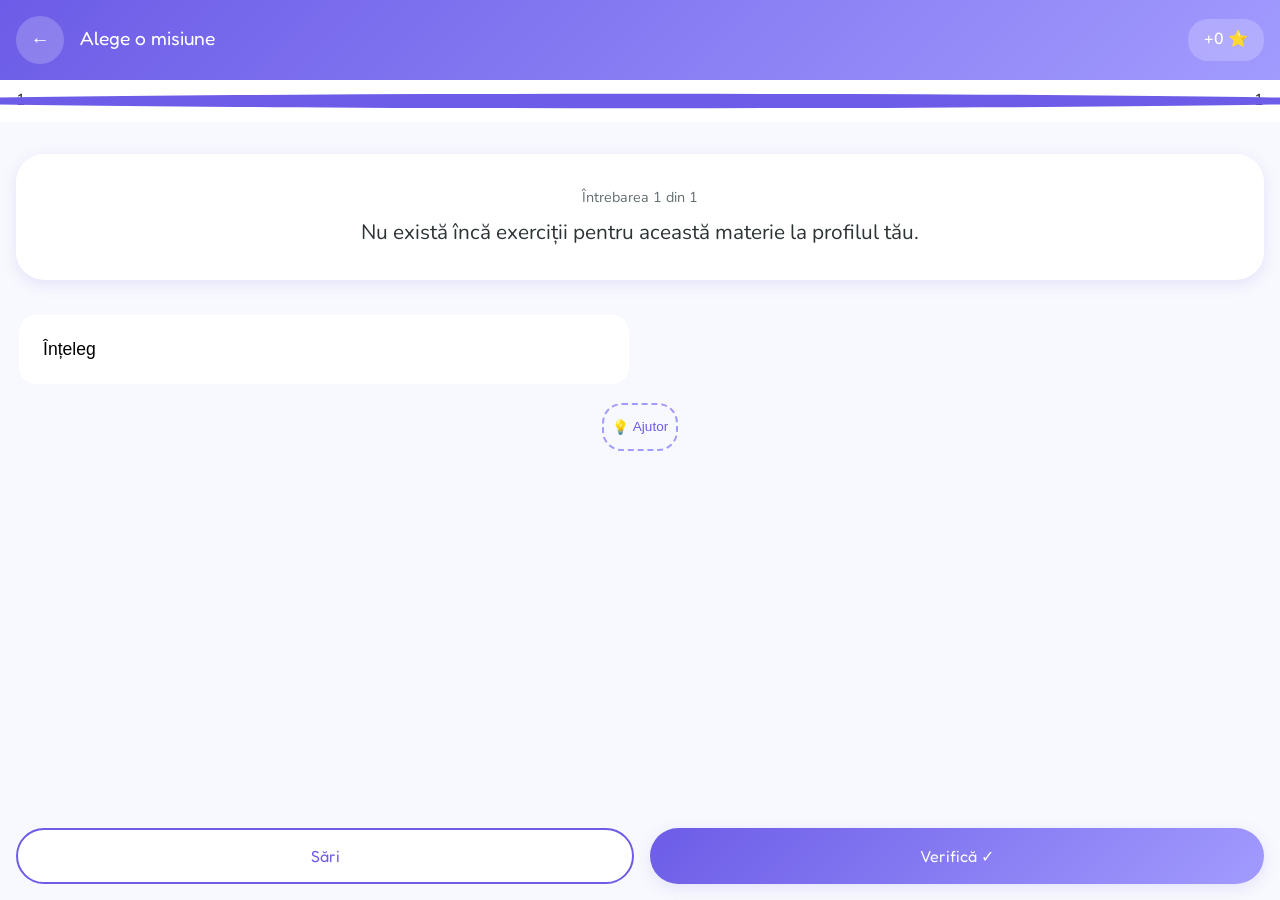
<file: app/exercise.html>
<!DOCTYPE html>
<html lang="ro">

<head>
    <meta charset="UTF-8">
    <meta name="viewport" content="width=device-width, initial-scale=1.0">
    <title>EduQuest - Exercițiu</title>
    <link rel="preconnect" href="https://fonts.googleapis.com">
    <link href="https://fonts.googleapis.com/css2?family=Fredoka+One&family=Nunito:wght@400;600;700&subset=latin-ext&display=swap"
        rel="stylesheet">
    <link rel="stylesheet" href="styles/main.css">
    <style>
        .exercise-header {
            background: var(--gradient-primary);
            color: white;
            padding: var(--space-md);
            display: flex;
            align-items: center;
            gap: var(--space-md);
        }

        .back-btn {
            width: 40px;
            height: 40px;
            background: rgba(255, 255, 255, 0.2);
            border: none;
            border-radius: 50%;
            color: white;
            font-size: 1.2rem;
            cursor: pointer;
        }

        .exercise-title {
            flex: 1;
        }

        .exercise-title h1 {
            font-size: 1.2rem;
            margin-bottom: 2px;
        }

        .points-badge {
            background: rgba(255, 255, 255, 0.2);
            padding: var(--space-sm) var(--space-md);
            border-radius: var(--radius-lg);
            font-weight: 600;
        }

        .progress-tracker {
            background: var(--color-card);
            padding: var(--space-sm) var(--space-md);
            display: flex;
            align-items: center;
            gap: var(--space-sm);
        }

        .progress-dots {
            display: flex;
            gap: var(--space-xs);
            flex: 1;
            justify-content: center;
        }

        .dot {
            width: 12px;
            height: 12px;
            border-radius: 50%;
            background: var(--color-bg);
        }

        .dot--completed {
            background: var(--color-success);
        }

        .dot--current {
            background: var(--color-primary);
            transform: scale(1.2);
        }

        .exercise-content {
            flex: 1;
            padding: var(--space-xl) var(--space-md);
            display: flex;
            flex-direction: column;
        }

        .question-card {
            background: var(--color-card);
            border-radius: var(--radius-xl);
            padding: var(--space-xl);
            margin-bottom: var(--space-xl);
            box-shadow: var(--shadow-md);
            text-align: center;
        }

        .question-text {
            font-size: 1.4rem;
            line-height: 1.5;
        }

        .question-text .highlight {
            color: var(--color-primary);
            font-weight: 700;
        }

        .options-grid {
            display: grid;
            grid-template-columns: repeat(2, 1fr);
            gap: var(--space-md);
        }

        .option-btn {
            padding: var(--space-lg);
            background: var(--color-card);
            border: 3px solid var(--color-bg);
            border-radius: var(--radius-lg);
            font-size: 1.3rem;
            cursor: pointer;
            min-height: 80px;
        }

        .option-btn:hover {
            border-color: var(--color-primary-light);
        }

        .option-btn--selected {
            border-color: var(--color-primary);
            background: rgba(108, 92, 231, 0.1);
        }

        .option-btn--correct {
            border-color: var(--color-success);
            background: rgba(0, 184, 148, 0.15);
        }

        .option-btn--wrong {
            border-color: var(--color-error);
            background: rgba(225, 112, 85, 0.15);
        }

        .number-input {
            font-size: 3rem;
            width: 150px;
            height: 100px;
            text-align: center;
            border: 3px solid var(--color-primary-light);
            border-radius: var(--radius-lg);
        }

        /* Hint Button - Colapsabil */
        .hint-section {
            margin-top: var(--space-lg);
            text-align: center;
        }

        .hint-btn {
            display: inline-flex;
            align-items: center;
            gap: var(--space-xs);
            padding: var(--space-sm) var(--space-md);
            background: transparent;
            border: 2px dashed var(--color-primary-light);
            border-radius: var(--radius-lg);
            color: var(--color-primary);
            font-size: 0.95rem;
            cursor: pointer;
            transition: all var(--transition-normal);
        }

        .hint-btn:hover {
            background: rgba(108, 92, 231, 0.1);
            border-style: solid;
        }

        .hint-btn.active {
            background: rgba(108, 92, 231, 0.15);
            border-style: solid;
        }

        .hint-text {
            display: none;
            margin-top: var(--space-md);
            padding: var(--space-md);
            background: linear-gradient(135deg, rgba(108, 92, 231, 0.1) 0%, rgba(245, 87, 108, 0.1) 100%);
            border-radius: var(--radius-md);
            color: var(--color-text);
            font-size: 1rem;
            animation: fadeIn 0.3s ease;
        }

        .hint-text.show {
            display: block;
        }

        @keyframes fadeIn {
            from { opacity: 0; transform: translateY(-10px); }
            to { opacity: 1; transform: translateY(0); }
        }

        /* Pentru Brianna - hint-ul e mai vizibil */
        body.user-brianna .hint-btn {
            font-size: 1.1rem;
            border-color: var(--color-accent);
            color: var(--color-accent);
        }

        body.user-brianna .hint-text {
            font-size: 1.2rem;
        }

        /* Pentru Rebecca - hint ascuns by default, mai discret */
        body.user-rebecca .hint-section {
            margin-top: var(--space-md);
        }

        body.user-rebecca .hint-btn {
            font-size: 0.85rem;
            padding: var(--space-xs) var(--space-sm);
        }

        .action-buttons {
            padding: var(--space-md);
            display: flex;
            gap: var(--space-md);
        }

        .action-buttons .btn {
            flex: 1;
        }

        .feedback-overlay {
            position: fixed;
            inset: 0;
            background: rgba(0, 0, 0, 0.6);
            display: flex;
            align-items: center;
            justify-content: center;
            z-index: 1000;
            opacity: 0;
            visibility: hidden;
        }

        .feedback-overlay.show {
            opacity: 1;
            visibility: visible;
        }

        .feedback-card {
            background: white;
            border-radius: var(--radius-xl);
            padding: var(--space-xxl);
            text-align: center;
            max-width: 320px;
            margin: var(--space-md);
        }

        .feedback-icon {
            font-size: 5rem;
        }

        .points-earned {
            font-size: 1.3rem;
            color: var(--color-primary);
            font-weight: 700;
            margin: var(--space-lg) 0;
        }
    </style>
</head>

<body>
    <div class="page" style="min-height:100vh;display:flex;flex-direction:column;">
        <header class="exercise-header">
            <button class="back-btn" onclick="goBack()">←</button>
            <div class="exercise-title">
                <h1 id="questTitle">Exercițiu</h1>
                <p id="questSubject" style="font-size:0.85rem;opacity:0.9;margin:0">Matematică</p>
            </div>
            <div class="points-badge" id="pointsBadge">+15 ⭐</div>
        </header>
        <div class="progress-tracker"><span id="currentQ">1</span>
            <div class="progress-dots" id="progressDots"></div><span id="totalQ">5</span>
        </div>
        <main class="exercise-content">
            <div class="question-card">
                <div id="questionNumber"
                    style="color:var(--color-text-light);font-size:0.9rem;margin-bottom:var(--space-sm)">Întrebarea 1
                    din 5</div>
                <div class="question-text" id="questionText">Cât face <span class="highlight">15 + 27</span>?</div>
            </div>
            <div id="answerSection"></div>
            <!-- Hint Section - Colapsabil -->
            <div class="hint-section" id="hintSection" style="display:none;">
                <button class="hint-btn" onclick="toggleHint()">
                    <span>💡</span> <span id="hintBtnText">Ajutor</span>
                </button>
                <div class="hint-text" id="hintText"></div>
            </div>
        </main>
        <div class="action-buttons"><button class="btn btn--secondary" onclick="skipQuestion()">Sări</button><button
                class="btn btn--primary" onclick="checkAnswer()">Verifică ✓</button></div>
    </div>
    <div class="feedback-overlay" id="feedbackOverlay">
        <div class="feedback-card">
            <div class="feedback-icon" id="feedbackIcon">🎉</div>
            <h2 id="feedbackTitle">Excelent!</h2>
            <p id="feedbackMessage">Ai răspuns corect!</p>
            <div class="points-earned" id="pointsEarned">+15 puncte</div>
            <button class="btn btn--primary btn--block" onclick="nextQuestion()">Continuă →</button>
        </div>
    </div>
    <script src="js/app.js"></script>
    <script src="js/exercise.js"></script>
</body>

</html>
</file>
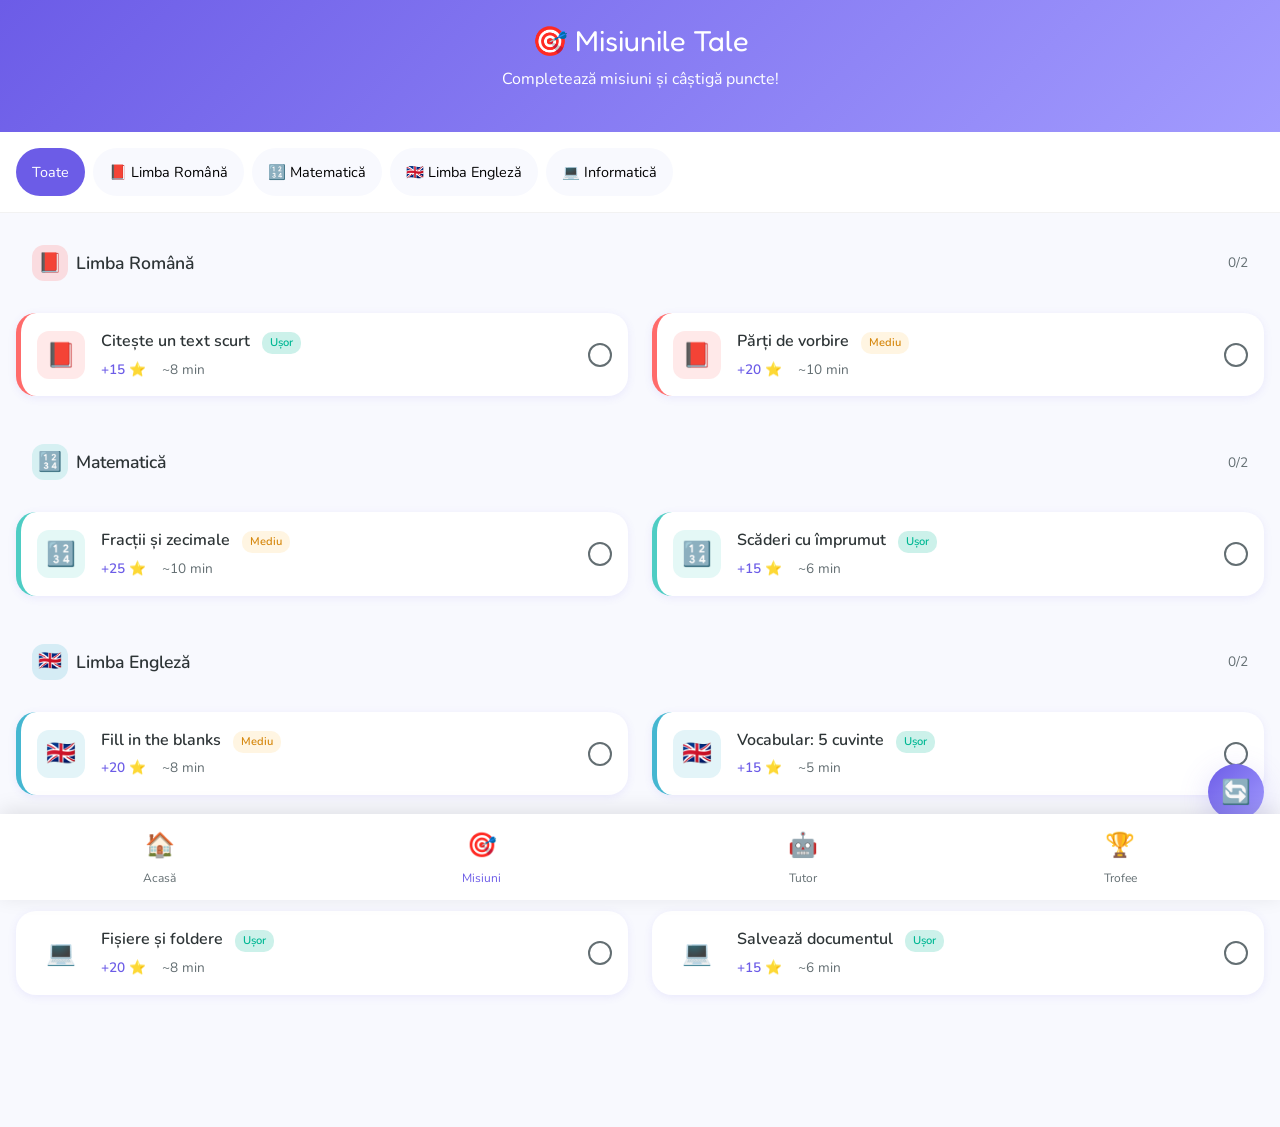
<file: app/quests.html>
<!DOCTYPE html>
<html lang="ro">

<head>
    <meta charset="UTF-8">
    <meta name="viewport" content="width=device-width, initial-scale=1.0, maximum-scale=1.0, user-scalable=no">
    <meta name="theme-color" content="#6C5CE7">

    <title>EduQuest - Misiunile Tale</title>

    <!-- Fonts -->
    <link rel="preconnect" href="https://fonts.googleapis.com">
    <link rel="preconnect" href="https://fonts.gstatic.com" crossorigin>
    <link href="https://fonts.googleapis.com/css2?family=Fredoka+One&family=Nunito:wght@400;600;700&subset=latin-ext&display=swap"
        rel="stylesheet">

    <!-- Styles -->
    <link rel="stylesheet" href="styles/main.css">

    <style>
        .quests-header {
            background: var(--gradient-primary);
            color: white;
            padding: var(--space-lg);
            text-align: center;
        }

        .quests-header h1 {
            font-size: 1.8rem;
            margin-bottom: var(--space-sm);
        }

        .filter-tabs {
            display: flex;
            gap: var(--space-sm);
            padding: var(--space-md);
            overflow-x: auto;
            background: var(--color-card);
            border-bottom: 1px solid rgba(0, 0, 0, 0.05);
        }

        .filter-tab {
            padding: var(--space-sm) var(--space-md);
            background: var(--color-bg);
            border: none;
            border-radius: var(--radius-xl);
            font-family: var(--font-primary);
            font-size: 0.9rem;
            cursor: pointer;
            white-space: nowrap;
            transition: all var(--transition-fast);
        }

        .filter-tab--active {
            background: var(--color-primary);
            color: white;
        }

        .filter-tab:hover:not(.filter-tab--active) {
            background: var(--color-primary-light);
            color: white;
        }

        .quests-container {
            padding: var(--space-md);
            padding-bottom: 100px;
        }

        .subject-section {
            margin-bottom: var(--space-xl);
        }

        .subject-header {
            display: flex;
            align-items: center;
            gap: var(--space-sm);
            margin-bottom: var(--space-md);
        }

        .subject-icon {
            width: 36px;
            height: 36px;
            border-radius: var(--radius-md);
            display: flex;
            align-items: center;
            justify-content: center;
            font-size: 1.2rem;
        }

        .subject-icon--romana {
            background: rgba(255, 107, 107, 0.2);
        }

        .subject-icon--matematica {
            background: rgba(78, 205, 196, 0.2);
        }

        .subject-icon--engleza {
            background: rgba(69, 183, 209, 0.2);
        }

        .subject-icon--bonus {
            background: rgba(249, 202, 36, 0.2);
        }

        .subject-title {
            font-size: 1.1rem;
            font-weight: 600;
        }

        .subject-progress {
            margin-left: auto;
            font-size: 0.85rem;
            color: var(--color-text-light);
        }

        .difficulty-badge {
            display: inline-block;
            padding: 2px 8px;
            border-radius: 10px;
            font-size: 0.7rem;
            font-weight: 600;
            margin-left: var(--space-sm);
        }

        .difficulty-badge--easy {
            background: rgba(0, 184, 148, 0.2);
            color: #00B894;
        }

        .difficulty-badge--medium {
            background: rgba(253, 203, 110, 0.2);
            color: #D68910;
        }

        .difficulty-badge--hard {
            background: rgba(225, 112, 85, 0.2);
            color: #E17055;
        }

        .empty-state {
            text-align: center;
            padding: var(--space-xxl);
            color: var(--color-text-light);
        }

        .empty-state .icon {
            font-size: 4rem;
            margin-bottom: var(--space-md);
        }

        .refresh-btn {
            position: fixed;
            bottom: 80px;
            right: var(--space-md);
            width: 56px;
            height: 56px;
            background: var(--gradient-primary);
            border: none;
            border-radius: var(--radius-round);
            color: white;
            font-size: 1.5rem;
            cursor: pointer;
            box-shadow: var(--shadow-lg);
            transition: all var(--transition-normal);
        }

        .refresh-btn:hover {
            transform: scale(1.1) rotate(180deg);
        }
    </style>
</head>

<body>
    <div class="page">
        <!-- Header -->
        <header class="quests-header">
            <h1>🎯 Misiunile Tale</h1>
            <p>Completează misiuni și câștigă puncte!</p>
        </header>

        <!-- Filter Tabs — populate after profile subjects -->
        <div class="filter-tabs" id="filterTabs"></div>

        <!-- Quests List -->
        <div class="quests-container" id="questsContainer">
            <!-- Will be populated by JavaScript -->
        </div>

        <!-- Refresh Button -->
        <button class="refresh-btn" onclick="generateNewQuests()" title="Generează misiuni noi">
            🔄
        </button>

        <!-- Bottom Navigation -->
        <nav class="bottom-nav">
            <a href="dashboard.html" class="nav-item">
                <span class="nav-icon">🏠</span>
                <span>Acasă</span>
            </a>
            <a href="quests.html" class="nav-item nav-item--active">
                <span class="nav-icon">🎯</span>
                <span>Misiuni</span>
            </a>
            <a href="tutor.html" class="nav-item">
                <span class="nav-icon">🤖</span>
                <span>Tutor</span>
            </a>
            <a href="achievements.html" class="nav-item">
                <span class="nav-icon">🏆</span>
                <span>Trofee</span>
            </a>
        </nav>
    </div>

    <script>
        // Quest database organized by subject and grade
        const QUEST_TEMPLATES = {
            rebecca: {
                romana: [
                    { title: 'Citește un text scurt', description: 'Ideea principală', points: 15, difficulty: 'easy', duration: 8 },
                    { title: 'Părți de vorbire', description: 'Substantiv, verb, adjectiv, pronume', points: 20, difficulty: 'medium', duration: 10 },
                    { title: 'Dictare: 8 cuvinte', description: 'Ortografie: ă, â, î, ș, ț', points: 20, difficulty: 'medium', duration: 7 },
                    { title: 'Compunere scurtă', description: '6-8 propoziții pe o temă', points: 30, difficulty: 'hard', duration: 15 },
                    { title: 'Sinonime și antonime', description: '5 perechi', points: 20, difficulty: 'medium', duration: 8 }
                ],
                matematica: [
                    { title: 'Adunări până la 1 000 000', description: '5 exerciții', points: 15, difficulty: 'easy', duration: 6 },
                    { title: 'Scăderi cu împrumut', description: '5 exerciții', points: 15, difficulty: 'easy', duration: 6 },
                    { title: 'Înmulțiri și împărțiri', description: 'Numere de 2-3 cifre', points: 25, difficulty: 'medium', duration: 10 },
                    { title: 'Fracții și zecimale', description: 'Compară și calculează', points: 25, difficulty: 'medium', duration: 10 },
                    { title: 'Perimetru și arie', description: 'Pătrat, dreptunghi', points: 20, difficulty: 'medium', duration: 8 }
                ],
                engleza: [
                    { title: 'Vocabular: 5 cuvinte', description: 'Învață cuvinte noi', points: 15, difficulty: 'easy', duration: 5 },
                    { title: 'Traduceri simple', description: 'Traduce 5 propoziții', points: 20, difficulty: 'medium', duration: 8 },
                    { title: 'Colors & Numbers', description: 'Quiz rapid', points: 15, difficulty: 'easy', duration: 5 },
                    { title: 'Read aloud', description: 'Citește un text scurt', points: 25, difficulty: 'medium', duration: 7 },
                    { title: 'Fill in the blanks', description: 'Completează propozițiile', points: 20, difficulty: 'medium', duration: 8 }
                ],
                informatica: [
                    { title: 'Fișiere și foldere', description: 'Ce e un folder, cum salvezi', points: 20, difficulty: 'easy', duration: 8 },
                    { title: 'Salvează documentul', description: 'Ctrl+S și numele fișierului', points: 15, difficulty: 'easy', duration: 6 },
                    { title: 'Extensii de fișiere', description: '.docx, .jpg, .mp3', points: 20, difficulty: 'medium', duration: 8 },
                    { title: 'Siguranță pe internet', description: 'Nu trimite parola', points: 20, difficulty: 'easy', duration: 7 }
                ],
                // DEPĂȘIT 2026-09-19: șabloane bonus păstrate, dar NU se generează
                // în lista zilnică până există EXERCISES.bonus (altfel click → ecran gol + crash).
                bonus: [
                    { title: 'Puzzle logic', description: 'Rezolvă un puzzle', points: 30, difficulty: 'medium', duration: 10 },
                    { title: 'Quiz știință', description: 'Întrebări despre natură', points: 25, difficulty: 'easy', duration: 7 },
                    { title: 'Coding basics', description: 'Mișcă robotul', points: 35, difficulty: 'medium', duration: 12 },
                    { title: 'Geografie', description: 'Găsește țările pe hartă', points: 25, difficulty: 'medium', duration: 8 }
                ]
            },
            brianna: {
                romana: [
                    { title: 'Citește o propoziție', description: 'Cu voce tare', points: 10, difficulty: 'easy', duration: 5 },
                    { title: 'Scrie 3 propoziții', description: 'Subiect + predicat', points: 15, difficulty: 'medium', duration: 8 },
                    { title: 'Cuvinte cu imagini', description: 'Potrivește cuvântul', points: 15, difficulty: 'easy', duration: 5 },
                    { title: 'Silabe în cuvinte', description: 'Desparte 5 cuvinte', points: 15, difficulty: 'easy', duration: 7 },
                    { title: 'Citește un text scurt', description: '4-5 propoziții', points: 20, difficulty: 'medium', duration: 8 }
                ],
                matematica: [
                    { title: 'Adunări până la 100', description: 'Fără trecere', points: 10, difficulty: 'easy', duration: 5 },
                    { title: 'Adunări cu trecere', description: 'Peste 10, până la 100', points: 15, difficulty: 'medium', duration: 7 },
                    { title: 'Scăderi până la 100', description: 'Cu și fără împrumut', points: 15, difficulty: 'medium', duration: 7 },
                    { title: 'Compară numere 0-100', description: 'Mai mare, mai mic, egal', points: 10, difficulty: 'easy', duration: 5 },
                    { title: 'Forme geometrice', description: 'Pătrat, cerc, triunghi', points: 10, difficulty: 'easy', duration: 5 }
                ],
                engleza: [
                    { title: 'Colors in English', description: 'Învață 5 culori', points: 10, difficulty: 'easy', duration: 5 },
                    { title: 'Animals', description: 'Cat, Dog, Bird...', points: 10, difficulty: 'easy', duration: 5 },
                    { title: 'Numbers 1-20', description: 'Spune numerele', points: 15, difficulty: 'easy', duration: 5 },
                    { title: 'Hello & Goodbye', description: 'Saluturi în engleză', points: 10, difficulty: 'easy', duration: 3 },
                    { title: 'Family words', description: 'Mom, dad, sister, brother', points: 15, difficulty: 'medium', duration: 7 }
                ],
                // DEPĂȘIT 2026-09-19: nu se generează până există EXERCISES.bonus
                bonus: [
                    { title: 'Desenează casa', description: 'Folosește forme', points: 20, difficulty: 'easy', duration: 10 },
                    { title: 'Puzzle simplu', description: '9 piese', points: 15, difficulty: 'easy', duration: 7 },
                    { title: 'Colorează animalul', description: 'Fii creativă!', points: 15, difficulty: 'easy', duration: 10 },
                    { title: 'Pattern: Continuă', description: 'Ce urmează?', points: 20, difficulty: 'medium', duration: 5 }
                ]
            },
            // TATA - Advanced Technical
            tata: {
                autohotkey: [
                    { title: 'AHK Hotkeys', description: 'Creează 3 hotkey-uri noi', points: 30, difficulty: 'medium', duration: 15 },
                    { title: 'AHK GUI Basics', description: 'Construiește o fereastră simplă', points: 40, difficulty: 'hard', duration: 25 },
                    { title: 'Regex în AHK', description: 'Extrage text cu RegExMatch', points: 35, difficulty: 'hard', duration: 20 },
                    { title: 'AHK Classes', description: 'Scrie o clasă AHK v1', points: 45, difficulty: 'hard', duration: 30 },
                    { title: 'Automation Script', description: 'Automatizează o sarcină', points: 50, difficulty: 'hard', duration: 35 }
                ],
                english_grammar: [
                    { title: 'Tenses Review', description: 'Past, Present, Future', points: 25, difficulty: 'medium', duration: 15 },
                    { title: 'Conditionals', description: 'If clauses (0, 1, 2, 3)', points: 30, difficulty: 'hard', duration: 20 },
                    { title: 'Reported Speech', description: 'Transformă propoziții', points: 25, difficulty: 'medium', duration: 15 },
                    { title: 'Phrasal Verbs', description: '10 phrasal verbs noi', points: 20, difficulty: 'easy', duration: 10 },
                    { title: 'Essay Writing', description: 'Scrie 200 cuvinte', points: 40, difficulty: 'hard', duration: 30 }
                ],
                cpp: [
                    { title: 'C++ Basics', description: 'Hello World + variabile', points: 25, difficulty: 'easy', duration: 15 },
                    { title: 'Pointeri', description: 'Înțelege pointerii', points: 35, difficulty: 'hard', duration: 25 },
                    { title: 'OOP în C++', description: 'Clase și obiecte', points: 40, difficulty: 'hard', duration: 30 },
                    { title: 'STL Containers', description: 'vector, map, set', points: 35, difficulty: 'medium', duration: 20 },
                    { title: 'Mini Project', description: 'Calculator CLI', points: 50, difficulty: 'hard', duration: 40 }
                ],
                python: [
                    { title: 'Python Basics', description: 'Variabile și funcții', points: 25, difficulty: 'easy', duration: 15 },
                    { title: 'List Comprehensions', description: 'Creează liste eficient', points: 30, difficulty: 'medium', duration: 15 },
                    { title: 'File I/O', description: 'Citește/scrie fișiere', points: 25, difficulty: 'easy', duration: 12 },
                    { title: 'APIs cu requests', description: 'Fetch data de pe web', points: 35, difficulty: 'medium', duration: 20 },
                    { title: 'Automation Script', description: 'Script pentru task zilnic', points: 45, difficulty: 'hard', duration: 35 }
                ]
                // english_literature scos 2026-09-19: Tata nu are exerciții Shakespeare; materiile = PROFILES (AHK, grammar, C++, Python)
            },
            // NICOLETA - Clasa a XII-a seral
            nicoleta: {
                matematica: [
                    { title: 'Ecuații de gradul I', description: 'Rezolvă ax + b = 0', points: 20, difficulty: 'easy', duration: 12 },
                    { title: 'Sisteme de 2 ecuații', description: 'Metoda substituției', points: 25, difficulty: 'medium', duration: 18 },
                    { title: 'Funcția de gradul I', description: 'f(x) = ax + b, grafic', points: 25, difficulty: 'medium', duration: 15 },
                    { title: 'Procente și dobândă', description: 'Calcule financiare simple', points: 20, difficulty: 'easy', duration: 12 },
                    { title: 'Geometrie plană', description: 'Aria și perimetrul', points: 25, difficulty: 'medium', duration: 15 }
                ],
                romana: [
                    { title: 'Substantivul', description: 'Identifică și folosește', points: 20, difficulty: 'easy', duration: 10 },
                    { title: 'Verbul', description: 'Timpul și modul', points: 25, difficulty: 'medium', duration: 15 },
                    { title: 'Adjectivul', description: 'Gradele de comparație', points: 25, difficulty: 'medium', duration: 12 },
                    { title: 'Propoziția', description: 'Ord. cuvintelor', points: 20, difficulty: 'easy', duration: 10 },
                    { title: 'Compunere', description: '150 cuvinte pe o temă', points: 35, difficulty: 'hard', duration: 25 }
                ],
                engleza: [
                    { title: 'Vocabulary A1', description: '20 cuvinte de bază', points: 15, difficulty: 'easy', duration: 10 },
                    { title: 'Present Simple', description: 'I work, She works', points: 20, difficulty: 'easy', duration: 12 },
                    { title: 'Past Simple', description: 'I worked, I went', points: 25, difficulty: 'medium', duration: 15 },
                    { title: 'Basic Conversation', description: 'Salut, prezentare', points: 15, difficulty: 'easy', duration: 8 },
                    { title: 'Reading A1', description: 'Text scurt + înțelegere', points: 25, difficulty: 'medium', duration: 15 }
                ],
                franceza: [
                    { title: 'Salutations', description: 'Bonjour, Bonsoir', points: 15, difficulty: 'easy', duration: 8 },
                    { title: 'Les articles', description: 'le, la, les, un, une', points: 20, difficulty: 'easy', duration: 10 },
                    { title: 'Les verbes être/avoir', description: 'Conjugare de bază', points: 25, difficulty: 'medium', duration: 15 },
                    { title: 'Vocabulaire A1', description: '15 cuvinte noi', points: 15, difficulty: 'easy', duration: 10 },
                    { title: 'Présent simple', description: 'Conjugare grupă I', points: 25, difficulty: 'medium', duration: 15 }
                ],
                italiana: [
                    { title: 'Ciao e Arrivederci', description: 'Salutări italiene', points: 15, difficulty: 'easy', duration: 8 },
                    { title: 'Gli articoli', description: 'il, la, lo, i, le', points: 20, difficulty: 'easy', duration: 10 },
                    { title: 'Essere e Avere', description: 'Conjugare de bază', points: 25, difficulty: 'medium', duration: 15 },
                    { title: 'Numere în italiană', description: '1-20 în italiană', points: 15, difficulty: 'easy', duration: 8 },
                    { title: 'Presente indicativo', description: 'Conjugare grupă I', points: 25, difficulty: 'medium', duration: 15 }
                ],
                istorie: [
                    { title: 'Antichitatea', description: 'Grecia și Roma', points: 25, difficulty: 'medium', duration: 15 },
                    { title: 'Evul Mediu', description: 'Feudalismul', points: 25, difficulty: 'medium', duration: 15 },
                    { title: 'România Medievală', description: 'Formarea țărilor', points: 30, difficulty: 'medium', duration: 18 },
                    { title: 'Epoca Modernă', description: 'Revoluțiile', points: 30, difficulty: 'medium', duration: 18 },
                    { title: 'Sec. XX', description: 'Războaiele mondiale', points: 35, difficulty: 'hard', duration: 22 }
                ],
                geografie: [
                    { title: 'Harta lumii', description: 'Continente și oceane', points: 20, difficulty: 'easy', duration: 12 },
                    { title: 'România fizică', description: 'Munți, râuri, relief', points: 25, difficulty: 'medium', duration: 15 },
                    { title: 'Capitalele Europei', description: '15 capitale de țări', points: 20, difficulty: 'easy', duration: 12 },
                    { title: 'Clima', description: 'Zone climatice', points: 25, difficulty: 'medium', duration: 15 },
                    { title: 'Resurse naturale', description: 'Tipuri și utilizări', points: 25, difficulty: 'medium', duration: 15 }
                ]
            }
        };

        const SUBJECT_ICONS = {
            romana: '📕',
            matematica: '🔢',
            engleza: '🇬🇧',
            bonus: '⭐',
            autohotkey: '⌨️',
            english_grammar: '📖',
            cpp: '💻',
            python: '🐍',
            informatica: '💻',
            // english_literature: scos din profilul Tata (2026-09-19)
            franceza: '🇫🇷',
            italiana: '🇮🇹',
            istorie: '🏛️',
            geografie: '🌍'
        };

        const SUBJECT_NAMES = {
            romana: 'Limba Română',
            matematica: 'Matematică',
            engleza: 'Limba Engleză',
            bonus: 'Bonus & Fun',
            autohotkey: 'AutoHotkey',
            english_grammar: 'English Grammar',
            cpp: 'C++ Programming',
            python: 'Python',
            informatica: 'Informatică',
            franceza: 'Limba Franceză',
            italiana: 'Limba Italiană',
            istorie: 'Istorie',
            geografie: 'Geografie'
        };

        let currentFilter = 'all';
        let currentQuests = [];

        function currentUserId() {
            return new URLSearchParams(window.location.search).get('user')
                || localStorage.getItem('eduquest_profile') || 'rebecca';
        }

        function questsStorageKey(userId) {
            return `eduquest_quests_${userId}`;
        }

        function questsDateKey(userId) {
            return `eduquest_quests_date_${userId}`;
        }

        function profileSubjects(userId) {
            const templates = QUEST_TEMPLATES[userId] || {};
            return Object.keys(templates).filter(s => s !== 'bonus');
        }

        function renderFilters(userId) {
            const tabs = document.getElementById('filterTabs');
            if (!tabs) return;
            const subjects = profileSubjects(userId);
            tabs.innerHTML = `<button class="filter-tab filter-tab--active" data-filter="all">Toate</button>` +
                subjects.map(s => `<button class="filter-tab" data-filter="${s}">${SUBJECT_ICONS[s] || ''} ${SUBJECT_NAMES[s] || s}</button>`).join('');
            tabs.querySelectorAll('.filter-tab').forEach(tab => {
                tab.addEventListener('click', () => {
                    const active = tabs.querySelector('.filter-tab--active');
                    if (active) active.classList.remove('filter-tab--active');
                    tab.classList.add('filter-tab--active');
                    currentFilter = tab.dataset.filter;
                    renderQuests();
                });
            });
        }

        // Generate daily quests
        function generateDailyQuests() {
            const userId = currentUserId();
            const templates = QUEST_TEMPLATES[userId] || QUEST_TEMPLATES.rebecca;
            const quests = [];
            let id = 1;

            // Generate 1-2 quests per subject.
            // Bonus: scos din lista zilnică până există EXERCISES.bonus (exercise.js).
            const bonusReady = typeof EXERCISES !== 'undefined' && EXERCISES && EXERCISES.bonus;
            Object.keys(templates).forEach(subject => {
                if (subject === 'bonus' && !bonusReady) return;
                const subjectQuests = templates[subject];
                const count = subject === 'bonus' ? 1 : 2;

                // Random selection
                const shuffled = [...subjectQuests].sort(() => 0.5 - Math.random());
                shuffled.slice(0, count).forEach(template => {
                    quests.push({
                        id: id++,
                        subject: subject,
                        ...template,
                        completed: false
                    });
                });
            });

            return quests;
        }

        // Load or generate quests — cheie localStorage per profil
        function loadQuests() {
            const userId = currentUserId();
            localStorage.setItem('eduquest_profile', userId);
            renderFilters(userId);

            const today = new Date().toDateString();
            const savedDate = localStorage.getItem(questsDateKey(userId));

            if (savedDate === today) {
                const saved = localStorage.getItem(questsStorageKey(userId));
                if (saved) {
                    const bonusReady = typeof EXERCISES !== 'undefined' && EXERCISES && EXERCISES.bonus;
                    currentQuests = JSON.parse(saved).filter(q => bonusReady || q.subject !== 'bonus');
                    if (currentQuests.length) {
                        localStorage.setItem(questsStorageKey(userId), JSON.stringify(currentQuests));
                        renderQuests();
                        return;
                    }
                }
            }

            // Generate new quests for today
            currentQuests = generateDailyQuests();
            localStorage.setItem(questsStorageKey(userId), JSON.stringify(currentQuests));
            localStorage.setItem(questsDateKey(userId), today);
            renderQuests();
        }

        // Render quests
        function renderQuests() {
            const container = document.getElementById('questsContainer');
            const filteredQuests = currentFilter === 'all'
                ? currentQuests
                : currentQuests.filter(q => q.subject === currentFilter);

            if (filteredQuests.length === 0) {
                container.innerHTML = `
                    <div class="empty-state">
                        <div class="icon">🎉</div>
                        <h3>Nu sunt misiuni!</h3>
                        <p>Ai completat totul sau nu există misiuni în această categorie.</p>
                    </div>
                `;
                return;
            }

            // Group by subject
            const grouped = {};
            filteredQuests.forEach(quest => {
                if (!grouped[quest.subject]) {
                    grouped[quest.subject] = [];
                }
                grouped[quest.subject].push(quest);
            });

            let html = '';
            Object.keys(grouped).forEach(subject => {
                const subjectQuests = grouped[subject];
                const completed = subjectQuests.filter(q => q.completed).length;

                html += `
                    <div class="subject-section">
                        <div class="subject-header">
                            <div class="subject-icon subject-icon--${subject}">
                                ${SUBJECT_ICONS[subject]}
                            </div>
                            <span class="subject-title">${SUBJECT_NAMES[subject]}</span>
                            <span class="subject-progress">${completed}/${subjectQuests.length}</span>
                        </div>
                        <div class="quest-list">
                            ${subjectQuests.map(quest => renderQuestCard(quest)).join('')}
                        </div>
                    </div>
                `;
            });

            container.innerHTML = html;
        }

        // Render single quest card
        function renderQuestCard(quest) {
            const difficultyLabels = {
                easy: 'Ușor',
                medium: 'Mediu',
                hard: 'Greu'
            };

            return `
                <div class="quest-card quest-card--${quest.subject}" onclick="startQuest(${quest.id})">
                    <div class="quest-icon quest-icon--${quest.subject}">
                        ${SUBJECT_ICONS[quest.subject]}
                    </div>
                    <div class="quest-info">
                        <div class="quest-title">
                            ${quest.title}
                            <span class="difficulty-badge difficulty-badge--${quest.difficulty}">
                                ${difficultyLabels[quest.difficulty]}
                            </span>
                        </div>
                        <div class="quest-meta">
                            <span class="quest-points">+${quest.points} ⭐</span>
                            <span>~${quest.duration} min</span>
                        </div>
                    </div>
                    <div class="quest-status ${quest.completed ? 'quest-status--completed' : ''}">
                        ${quest.completed ? '✓' : ''}
                    </div>
                </div>
            `;
        }

        // Start a quest
        function startQuest(questId) {
            const userId = currentUserId();
            const quest = currentQuests.find(q => q.id === questId);
            if (quest) {
                localStorage.setItem('eduquest_current_quest', JSON.stringify(quest));
                window.location.href = `exercise.html?quest=${questId}&user=${userId}`;
            }
        }

        // Generate new quests (refresh button)
        function generateNewQuests() {
            if (confirm('Vrei să generezi misiuni noi pentru azi?')) {
                const userId = currentUserId();
                localStorage.removeItem(questsStorageKey(userId));
                localStorage.removeItem(questsDateKey(userId));
                loadQuests();
            }
        }

        // Initialize
        document.addEventListener('DOMContentLoaded', loadQuests);
    </script>
</body>

</html>
</file>
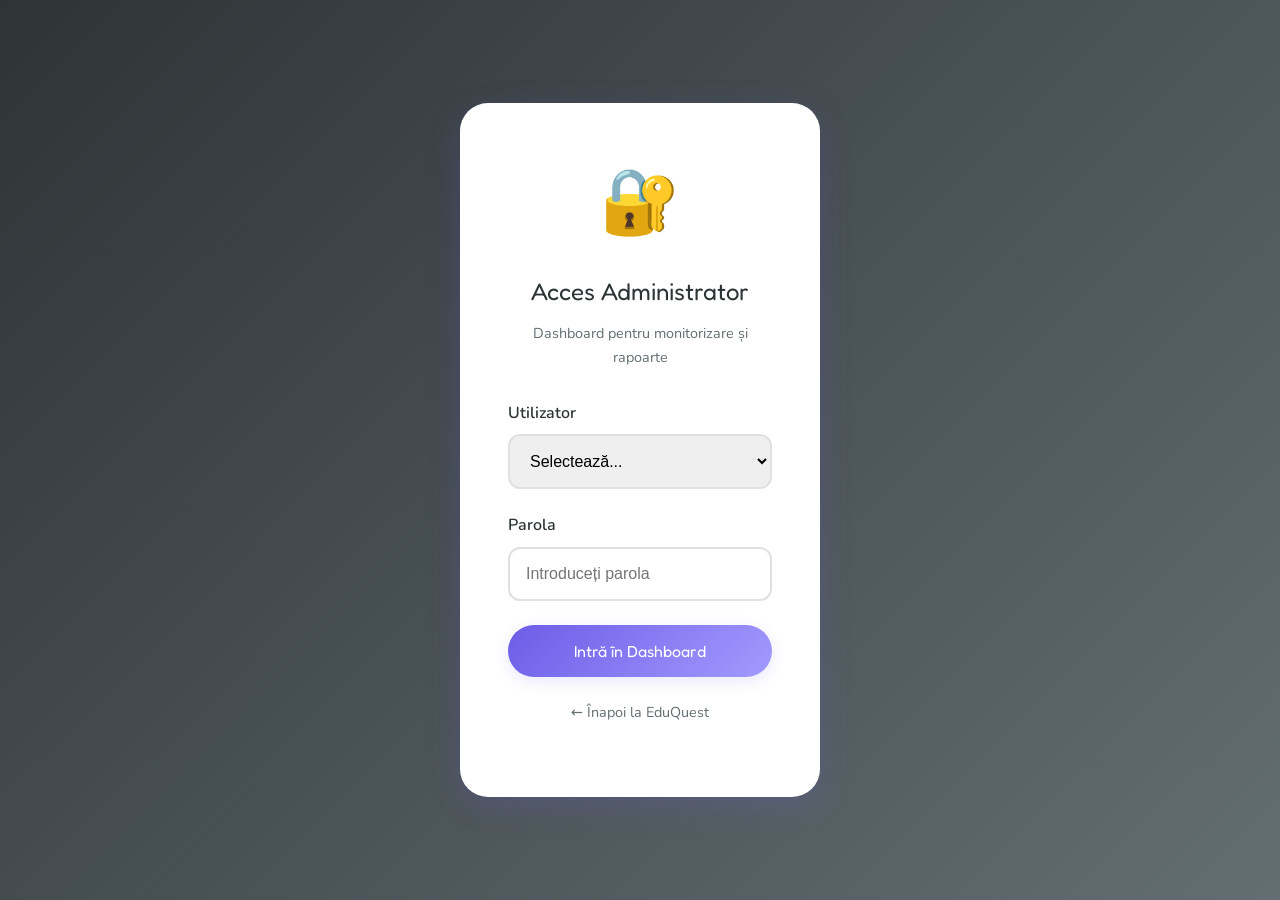
<file: app/admin/dashboard.html>
<!DOCTYPE html>
<html lang="ro">

<head>
    <meta charset="UTF-8">
    <meta name="viewport"
        content="width=device-width, initial-scale=1.0, maximum-scale=1.0, user-scalable=no, viewport-fit=cover">
    <title>EduQuest - Admin Dashboard</title>
    <link rel="preconnect" href="https://fonts.googleapis.com">
    <link href="https://fonts.googleapis.com/css2?family=Fredoka+One&family=Nunito:wght@400;600;700&subset=latin-ext&display=swap"
        rel="stylesheet">
    <link rel="stylesheet" href="../styles/main.css">
    <style>
        body {
            background: #f4f6f9;
        }

        .admin-header {
            background: linear-gradient(135deg, #2d3436 0%, #636e72 100%);
            color: white;
            padding: var(--space-lg);
        }

        .admin-header h1 {
            font-size: 1.4rem;
            margin-bottom: var(--space-xs);
        }

        .admin-header p {
            opacity: 0.8;
            font-size: 0.9rem;
        }

        .header-actions {
            display: flex;
            gap: var(--space-sm);
            margin-top: var(--space-md);
        }

        .header-btn {
            padding: var(--space-sm) var(--space-md);
            background: rgba(255, 255, 255, 0.2);
            border: none;
            border-radius: var(--radius-lg);
            color: white;
            cursor: pointer;
            font-size: 0.85rem;
        }

        .container {
            max-width: 900px;
            margin: 0 auto;
            padding: var(--space-md);
        }

        .stats-grid {
            display: grid;
            grid-template-columns: repeat(auto-fit, minmax(140px, 1fr));
            gap: var(--space-md);
            margin-bottom: var(--space-xl);
        }

        .stat-card {
            background: white;
            border-radius: var(--radius-lg);
            padding: var(--space-lg);
            text-align: center;
            box-shadow: var(--shadow-sm);
        }

        .stat-card .icon {
            font-size: 2rem;
            margin-bottom: var(--space-sm);
        }

        .stat-card .value {
            font-size: 1.8rem;
            font-weight: 700;
            color: var(--color-primary);
        }

        .stat-card .label {
            font-size: 0.8rem;
            color: var(--color-text-light);
        }

        .section-card {
            background: white;
            border-radius: var(--radius-lg);
            box-shadow: var(--shadow-sm);
            margin-bottom: var(--space-lg);
            overflow: hidden;
        }

        .section-header {
            background: var(--color-bg);
            padding: var(--space-md);
            font-weight: 700;
            display: flex;
            align-items: center;
            gap: var(--space-sm);
            border-bottom: 1px solid rgba(0, 0, 0, 0.05);
        }

        .section-body {
            padding: var(--space-md);
        }

        .user-row {
            display: flex;
            align-items: center;
            padding: var(--space-md);
            border-bottom: 1px solid var(--color-bg);
            gap: var(--space-md);
        }

        .user-row:last-child {
            border: none;
        }

        .user-avatar {
            width: 48px;
            height: 48px;
            border-radius: 50%;
            display: flex;
            align-items: center;
            justify-content: center;
            font-size: 1.5rem;
            flex-shrink: 0;
        }

        .user-info {
            flex: 1;
        }

        .user-name {
            font-weight: 600;
            margin-bottom: 2px;
        }

        .user-meta {
            font-size: 0.85rem;
            color: var(--color-text-light);
        }

        .user-stats {
            display: flex;
            gap: var(--space-lg);
            text-align: center;
        }

        .user-stats .stat {}

        .user-stats .stat-value {
            font-size: 1.2rem;
            font-weight: 700;
        }

        .user-stats .stat-label {
            font-size: 0.7rem;
            color: var(--color-text-light);
        }

        .activity-item {
            display: flex;
            align-items: center;
            gap: var(--space-md);
            padding: var(--space-sm) 0;
        }

        .activity-time {
            font-size: 0.75rem;
            color: var(--color-text-light);
            width: 50px;
            flex-shrink: 0;
        }

        .activity-icon {
            width: 32px;
            height: 32px;
            border-radius: 50%;
            display: flex;
            align-items: center;
            justify-content: center;
            font-size: 1rem;
            flex-shrink: 0;
        }

        .activity-icon.success {
            background: rgba(0, 184, 148, 0.15);
        }

        .activity-icon.info {
            background: rgba(108, 92, 231, 0.15);
        }

        .activity-text {
            flex: 1;
            font-size: 0.9rem;
        }

        .chart-placeholder {
            height: 200px;
            background: linear-gradient(135deg, #f8f9fe 0%, #e8ecff 100%);
            border-radius: var(--radius-md);
            display: flex;
            align-items: center;
            justify-content: center;
            color: var(--color-text-light);
            flex-direction: column;
            gap: var(--space-sm);
        }

        .tabs {
            display: flex;
            border-bottom: 1px solid rgba(0, 0, 0, 0.1);
            margin-bottom: var(--space-md);
        }

        .tab {
            padding: var(--space-md);
            border: none;
            background: none;
            cursor: pointer;
            font-weight: 600;
            color: var(--color-text-light);
            border-bottom: 2px solid transparent;
            transition: all 0.2s;
        }

        .tab.active {
            color: var(--color-primary);
            border-bottom-color: var(--color-primary);
        }

        .insight-card {
            background: linear-gradient(135deg, #6c5ce7 0%, #a29bfe 100%);
            color: white;
            border-radius: var(--radius-lg);
            padding: var(--space-lg);
            margin-bottom: var(--space-lg);
        }

        .insight-card h3 {
            margin-bottom: var(--space-sm);
        }

        .insight-card p {
            opacity: 0.95;
            font-size: 0.95rem;
            line-height: 1.6;
        }

        .back-link {
            display: inline-flex;
            align-items: center;
            gap: var(--space-sm);
            color: white;
            text-decoration: none;
            font-size: 0.85rem;
            opacity: 0.8;
        }

        .back-link:hover {
            opacity: 1;
        }

        @media (max-width: 600px) {
            .user-stats {
                display: none;
            }

            .stats-grid {
                grid-template-columns: repeat(2, 1fr);
            }
        }
    </style>
</head>

<body>
    <header class="admin-header">
        <a href="../index.html" class="back-link">← Înapoi la EduQuest</a>
        <h1>📊 Admin Dashboard</h1>
        <p>Bine ai venit, <span id="adminName">Admin</span>!</p>
        <div class="header-actions">
            <button class="header-btn" onclick="exportData()">📥 Export Date</button>
            <button class="header-btn" onclick="location.href='../parent/settings.html'">⚙️ Setări</button>
            <button class="header-btn" onclick="logout()">🚪 Deconectare</button>
        </div>
    </header>

    <div class="container">
        <!-- Quick Stats -->
        <div class="stats-grid">
            <div class="stat-card">
                <div class="icon">👨‍👩‍👧‍👧</div>
                <div class="value" id="totalUsers">4</div>
                <div class="label">Utilizatori</div>
            </div>
            <div class="stat-card">
                <div class="icon">⭐</div>
                <div class="value" id="totalPoints">0</div>
                <div class="label">Puncte Totale</div>
            </div>
            <div class="stat-card">
                <div class="icon">✅</div>
                <div class="value" id="totalQuests">0</div>
                <div class="label">Misiuni Complete</div>
            </div>
            <div class="stat-card">
                <div class="icon">🔥</div>
                <div class="value" id="avgStreak">0</div>
                <div class="label">Streak Mediu</div>
            </div>
        </div>

        <!-- AI Insights -->
        <div class="insight-card">
            <h3>💡 Insight AI - Rezumat Săptămânal</h3>
            <p id="aiInsight">
                Nicio statistică încă. Rezumatul apare după ce există rezultate salvate pe acest dispozitiv.
            </p>
        </div>

        <!-- Users Overview -->
        <div class="section-card">
            <div class="section-header">👥 Utilizatori</div>
            <div id="usersContainer">
                <!-- Generated by JS -->
            </div>
        </div>

        <!-- Activity Log -->
        <div class="section-card">
            <div class="section-header">📋 Activitate Recentă</div>
            <div class="section-body" id="activityContainer">
                <!-- Generated by JS -->
            </div>
        </div>

        <!-- Progress Charts -->
        <div class="section-card">
            <div class="section-header">📈 Progres</div>
            <div class="section-body">
                <div class="tabs">
                    <button class="tab active" data-period="week">Săptămâna</button>
                    <button class="tab" data-period="month">Luna</button>
                    <button class="tab" data-period="all">Total</button>
                </div>
                <div class="chart-placeholder">
                    <span style="font-size:3rem">📊</span>
                    <span>Grafic progres (se va integra)</span>
                </div>
            </div>
        </div>

        <!-- Reports Section -->
        <div class="section-card">
            <div class="section-header">📑 Rapoarte</div>
            <div class="section-body">
                <button class="btn btn--secondary" onclick="generateReport('daily')"
                    style="margin-right:var(--space-sm)">
                    📅 Raport Zilnic
                </button>
                <button class="btn btn--secondary" onclick="generateReport('weekly')"
                    style="margin-right:var(--space-sm)">
                    📆 Raport Săptămânal
                </button>
                <button class="btn btn--secondary" onclick="generateReport('monthly')">
                    🗓️ Raport Lunar
                </button>
            </div>
        </div>
    </div>

    <script>
        const USERS = {
            rebecca: { name: 'Rebecca', avatar: '🧽', gradient: 'var(--gradient-rebecca)' },
            brianna: { name: 'Brianna', avatar: '🐱', gradient: 'var(--gradient-brianna)' },
            tata: { name: 'Tata', avatar: '👨‍💻', gradient: 'linear-gradient(135deg, #00B894 0%, #55EFC4 100%)' },
            nicoleta: { name: 'Nicoleta', avatar: '👩‍🎓', gradient: 'linear-gradient(135deg, #E17055 0%, #FDCB6E 100%)' }
        };

        // Check admin session
        const adminUser = localStorage.getItem('eduquest_admin');
        if (!adminUser) {
            window.location.href = 'login.html';
        } else {
            document.getElementById('adminName').textContent = adminUser === 'tata' ? 'Tata' : 'Mama';
        }

        // Load all user stats
        function loadStats() {
            let totalPoints = 0;
            let totalQuests = 0;
            let totalStreak = 0;
            let userCount = 0;

            const usersHtml = Object.keys(USERS).map(userId => {
                const stats = JSON.parse(localStorage.getItem(`eduquest_stats_${userId}`) || '{"totalPoints":0,"questsCompleted":0,"streak":0}');
                totalPoints += stats.totalPoints || 0;
                totalQuests += stats.questsCompleted || 0;
                totalStreak += stats.streak || 0;
                userCount++;

                const user = USERS[userId];
                return `
                    <div class="user-row">
                        <div class="user-avatar" style="background:${user.gradient}">${user.avatar}</div>
                        <div class="user-info">
                            <div class="user-name">${user.name}</div>
                            <div class="user-meta">${stats.totalPoints} puncte • ${stats.questsCompleted} misiuni</div>
                        </div>
                        <div class="user-stats">
                            <div class="stat">
                                <div class="stat-value">${stats.totalPoints}</div>
                                <div class="stat-label">Puncte</div>
                            </div>
                            <div class="stat">
                                <div class="stat-value">${stats.questsCompleted}</div>
                                <div class="stat-label">Misiuni</div>
                            </div>
                            <div class="stat">
                                <div class="stat-value">${stats.streak}🔥</div>
                                <div class="stat-label">Streak</div>
                            </div>
                        </div>
                    </div>
                `;
            }).join('');

            document.getElementById('usersContainer').innerHTML = usersHtml;
            document.getElementById('totalPoints').textContent = totalPoints;
            document.getElementById('totalQuests').textContent = totalQuests;
            document.getElementById('avgStreak').textContent = Math.round(totalStreak / userCount) || 0;

            const insight = document.getElementById('aiInsight');
            if (totalQuests > 0) {
                insight.textContent = `Puncte totale: ${totalPoints}. Misiuni complete: ${totalQuests}. Date din acest dispozitiv, nu statistici estimate.`;
            }
        }

        // Load activity log — doar din localStorage, fără fapte inventate
        function loadActivity() {
            const saved = JSON.parse(localStorage.getItem('eduquest_activity') || 'null');
            const activities = Array.isArray(saved) ? saved : [];
            const container = document.getElementById('activityContainer');
            if (!activities.length) {
                container.innerHTML = `
                    <div class="activity-item">
                        <div class="activity-time">—</div>
                        <div class="activity-icon info">📭</div>
                        <div class="activity-text">Nicio activitate înregistrată. Datele apar după misiuni rezolvate pe acest dispozitiv.</div>
                    </div>
                `;
                return;
            }
            container.innerHTML = activities.map(a => `
                <div class="activity-item">
                    <div class="activity-time">${a.time || ''}</div>
                    <div class="activity-icon ${a.type || 'info'}">${a.icon || '✓'}</div>
                    <div class="activity-text">${a.text || a.title || ''}</div>
                </div>
            `).join('');
        }

        // Export data
        function exportData() {
            const data = {
                exportDate: new Date().toISOString(),
                users: {}
            };

            Object.keys(USERS).forEach(userId => {
                data.users[userId] = {
                    ...USERS[userId],
                    stats: JSON.parse(localStorage.getItem(`eduquest_stats_${userId}`) || '{}')
                };
            });

            const blob = new Blob([JSON.stringify(data, null, 2)], { type: 'application/json' });
            const url = URL.createObjectURL(blob);
            const a = document.createElement('a');
            a.href = url;
            a.download = `eduquest_export_${new Date().toISOString().split('T')[0]}.json`;
            a.click();
        }

        // Generate report
        function generateReport(type) {
            const reports = {
                daily: 'Raportul zilnic a fost generat!',
                weekly: 'Raportul săptămânal a fost generat!',
                monthly: 'Raportul lunar a fost generat!'
            };

            alert(reports[type] + '\n\n(Funcție în dezvoltare - va exporta PDF în viitor)');
        }

        // Logout
        function logout() {
            localStorage.removeItem('eduquest_admin');
            localStorage.removeItem('eduquest_admin_time');
            window.location.href = '../index.html';
        }

        // Tabs
        document.querySelectorAll('.tab').forEach(tab => {
            tab.addEventListener('click', () => {
                document.querySelector('.tab.active').classList.remove('active');
                tab.classList.add('active');
            });
        });

        // Initialize
        loadStats();
        loadActivity();
    </script>
</body>

</html>
</file>
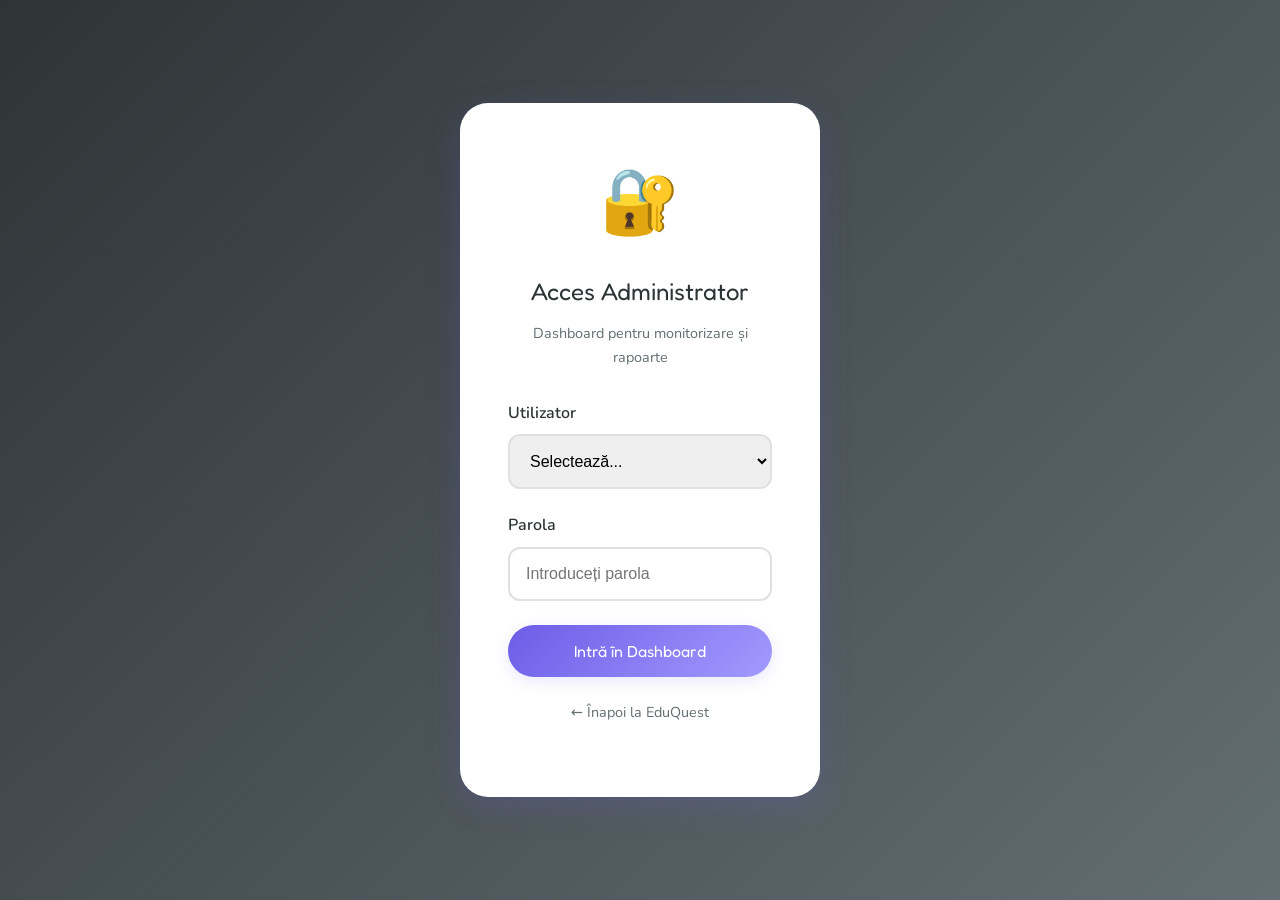
<file: app/admin/login.html>
<!DOCTYPE html>
<html lang="ro">

<head>
    <meta charset="UTF-8">
    <meta name="viewport"
        content="width=device-width, initial-scale=1.0, maximum-scale=1.0, user-scalable=no, viewport-fit=cover">
    <title>EduQuest - Admin Login</title>
    <link rel="preconnect" href="https://fonts.googleapis.com">
    <link href="https://fonts.googleapis.com/css2?family=Fredoka+One&family=Nunito:wght@400;600;700&subset=latin-ext&display=swap"
        rel="stylesheet">
    <link rel="stylesheet" href="../styles/main.css">
    <style>
        body {
            background: linear-gradient(135deg, #2d3436 0%, #636e72 100%);
            min-height: 100vh;
            display: flex;
            align-items: center;
            justify-content: center;
        }

        .login-card {
            background: white;
            border-radius: var(--radius-xl);
            padding: var(--space-xxl);
            width: 90%;
            max-width: 360px;
            box-shadow: var(--shadow-lg);
            text-align: center;
        }

        .login-icon {
            font-size: 4rem;
            margin-bottom: var(--space-lg);
        }

        .login-title {
            font-size: 1.5rem;
            color: var(--color-text);
            margin-bottom: var(--space-md);
        }

        .login-subtitle {
            color: var(--color-text-light);
            margin-bottom: var(--space-xl);
            font-size: 0.9rem;
        }

        .form-group {
            margin-bottom: var(--space-lg);
            text-align: left;
        }

        .form-label {
            display: block;
            font-weight: 600;
            margin-bottom: var(--space-sm);
            color: var(--color-text);
        }

        .form-input {
            width: 100%;
            padding: var(--space-md);
            border: 2px solid #e0e0e0;
            border-radius: var(--radius-md);
            font-size: 1rem;
            transition: border-color 0.2s;
        }

        .form-input:focus {
            outline: none;
            border-color: var(--color-primary);
        }

        .error-msg {
            color: var(--color-error);
            font-size: 0.85rem;
            margin-top: var(--space-sm);
            display: none;
        }

        .error-msg.show {
            display: block;
        }

        .back-link {
            display: inline-block;
            margin-top: var(--space-lg);
            color: var(--color-text-light);
            text-decoration: none;
            font-size: 0.9rem;
        }

        .back-link:hover {
            color: var(--color-primary);
        }
    </style>
</head>

<body>
    <div class="login-card">
        <div class="login-icon">🔐</div>
        <h1 class="login-title">Acces Administrator</h1>
        <p class="login-subtitle">Dashboard pentru monitorizare și rapoarte</p>

        <form onsubmit="return handleLogin(event)">
            <div class="form-group">
                <label class="form-label">Utilizator</label>
                <select class="form-input" id="username" required>
                    <option value="">Selectează...</option>
                    <option value="tata">Tata</option>
                    <option value="mama">Mama</option>
                </select>
            </div>

            <div class="form-group">
                <label class="form-label">Parola</label>
                <input type="password" class="form-input" id="password" placeholder="Introduceți parola" required>
                <div class="error-msg" id="errorMsg">Parolă incorectă!</div>
            </div>

            <button type="submit" class="btn btn--primary btn--block">
                Intră în Dashboard
            </button>
        </form>

        <a href="../index.html" class="back-link">← Înapoi la EduQuest</a>
    </div>

    <script>
        const ADMIN_PASSWORD = 'raport';

        function handleLogin(event) {
            event.preventDefault();

            const username = document.getElementById('username').value;
            const password = document.getElementById('password').value;

            if (password === ADMIN_PASSWORD) {
                // Store admin session
                localStorage.setItem('eduquest_admin', username);
                localStorage.setItem('eduquest_admin_time', new Date().toISOString());

                // Redirect to admin dashboard
                window.location.href = 'dashboard.html';
            } else {
                // Show error
                document.getElementById('errorMsg').classList.add('show');
                document.getElementById('password').value = '';
                document.getElementById('password').focus();
            }

            return false;
        }

        // Check if already logged in
        const adminUser = localStorage.getItem('eduquest_admin');
        const adminTime = localStorage.getItem('eduquest_admin_time');
        if (adminUser && adminTime) {
            const hoursSince = (Date.now() - new Date(adminTime)) / (1000 * 60 * 60);
            if (hoursSince < 24) {
                window.location.href = 'dashboard.html';
            }
        }
    </script>
</body>

</html>
</file>
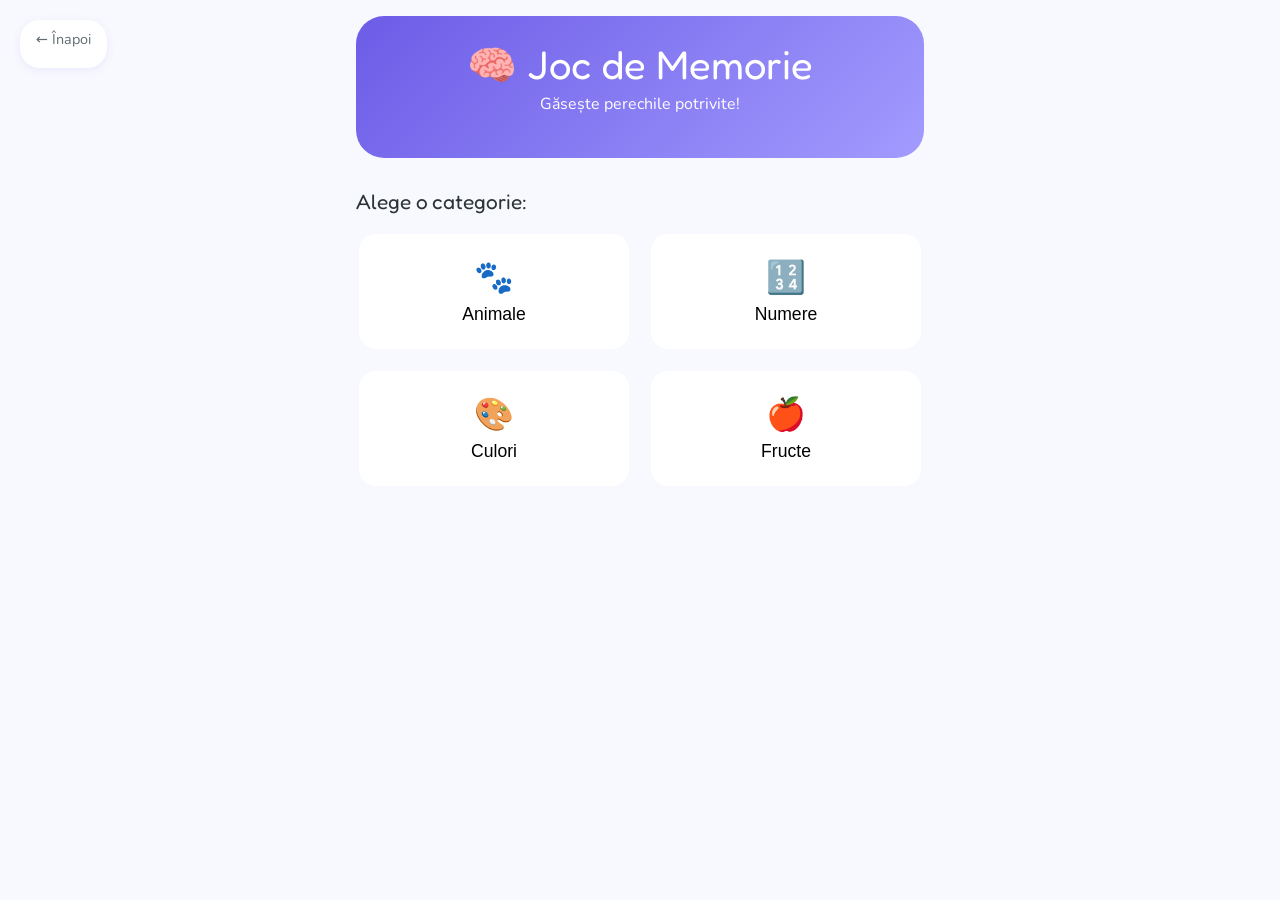
<file: app/games/memory.html>
<!DOCTYPE html>
<html lang="ro">

<head>
    <meta charset="UTF-8">
    <meta name="viewport" content="width=device-width, initial-scale=1.0">
    <title>EduQuest - Joc de Memorie</title>
    <link rel="preconnect" href="https://fonts.googleapis.com">
    <link href="https://fonts.googleapis.com/css2?family=Fredoka+One&family=Nunito:wght@400;600;700&subset=latin-ext&display=swap"
        rel="stylesheet">
    <link rel="stylesheet" href="../styles/main.css">
    <style>
        .game-container {
            max-width: 600px;
            margin: 0 auto;
            padding: var(--space-md);
            min-height: 100vh;
        }

        .game-header {
            background: var(--gradient-primary);
            color: white;
            padding: var(--space-lg);
            border-radius: var(--radius-xl);
            margin-bottom: var(--space-xl);
            text-align: center;
        }

        .game-header h1 {
            margin-bottom: var(--space-xs);
        }

        .game-stats {
            display: flex;
            justify-content: center;
            gap: var(--space-xl);
            margin-bottom: var(--space-lg);
        }

        .stat {
            text-align: center;
        }

        .stat-value {
            font-size: 1.5rem;
            font-weight: 700;
            color: var(--color-primary);
        }

        .stat-label {
            font-size: 0.85rem;
            color: var(--color-text-light);
        }

        .category-selector {
            display: grid;
            grid-template-columns: repeat(2, 1fr);
            gap: var(--space-md);
            margin-bottom: var(--space-xl);
        }

        .category-btn {
            padding: var(--space-lg);
            background: var(--color-card);
            border: 3px solid var(--color-bg);
            border-radius: var(--radius-lg);
            font-size: 1.1rem;
            cursor: pointer;
            transition: all var(--transition-normal);
            text-align: center;
        }

        .category-btn:hover {
            border-color: var(--color-primary-light);
            transform: translateY(-2px);
        }

        .category-btn.selected {
            border-color: var(--color-primary);
            background: rgba(108, 92, 231, 0.1);
        }

        .category-btn .emoji {
            font-size: 2rem;
            display: block;
            margin-bottom: var(--space-sm);
        }

        .cards-grid {
            display: grid;
            grid-template-columns: repeat(4, 1fr);
            gap: var(--space-sm);
            margin-bottom: var(--space-xl);
        }

        .memory-card {
            aspect-ratio: 1;
            perspective: 1000px;
            cursor: pointer;
        }

        .card-inner {
            position: relative;
            width: 100%;
            height: 100%;
            text-align: center;
            transition: transform 0.4s;
            transform-style: preserve-3d;
        }

        .memory-card.flipped .card-inner {
            transform: rotateY(180deg);
        }

        .card-front,
        .card-back {
            position: absolute;
            width: 100%;
            height: 100%;
            -webkit-backface-visibility: hidden;
            backface-visibility: hidden;
            border-radius: var(--radius-md);
            display: flex;
            align-items: center;
            justify-content: center;
            font-size: 1.5rem;
        }

        .card-front {
            background: var(--gradient-primary);
            color: white;
            font-size: 2rem;
        }

        .card-back {
            background: var(--color-card);
            transform: rotateY(180deg);
            border: 3px solid var(--color-bg);
            font-size: 1.2rem;
        }

        .memory-card.matched .card-back {
            background: rgba(0, 184, 148, 0.2);
            border-color: var(--color-success);
        }

        .back-link {
            position: fixed;
            top: 20px;
            left: 20px;
            padding: var(--space-sm) var(--space-md);
            background: rgba(255, 255, 255, 0.9);
            border-radius: var(--radius-lg);
            color: var(--color-text-light);
            text-decoration: none;
            font-size: 0.9rem;
            box-shadow: var(--shadow-sm);
            z-index: 100;
        }

        .back-link:hover {
            background: white;
            color: var(--color-primary);
        }

        .game-complete {
            position: fixed;
            inset: 0;
            background: rgba(0, 0, 0, 0.7);
            display: flex;
            align-items: center;
            justify-content: center;
            z-index: 1000;
        }

        .complete-card {
            background: white;
            padding: var(--space-xxl);
            border-radius: var(--radius-xl);
            text-align: center;
            max-width: 320px;
        }

        .complete-icon {
            font-size: 4rem;
            margin-bottom: var(--space-md);
        }

        /* Timer display */
        .timer-display {
            font-size: 2rem;
            font-weight: 700;
            color: var(--color-primary);
        }

        .timer-display.timer-warning {
            color: #f39c12;
        }

        .timer-display.timer-critical {
            color: var(--color-error);
            animation: pulse 0.5s infinite;
        }

        @keyframes pulse {
            0%, 100% { transform: scale(1); }
            50% { transform: scale(1.1); }
        }
    </style>
</head>

<body>
    <a href="../dashboard.html" class="back-link">← Înapoi</a>

    <div class="game-container">
        <div class="game-header">
            <h1>🧠 Joc de Memorie</h1>
            <p>Găsește perechile potrivite!</p>
        </div>

        <!-- Category Selection -->
        <div id="categorySection">
            <h3 class="section-title">Alege o categorie:</h3>
            <div class="category-selector">
                <button class="category-btn" onclick="startGame('animals')">
                    <span class="emoji">🐾</span>
                    Animale
                </button>
                <button class="category-btn" onclick="startGame('numbers')">
                    <span class="emoji">🔢</span>
                    Numere
                </button>
                <button class="category-btn" onclick="startGame('colors')">
                    <span class="emoji">🎨</span>
                    Culori
                </button>
                <button class="category-btn" onclick="startGame('fruits')">
                    <span class="emoji">🍎</span>
                    Fructe
                </button>
            </div>
        </div>

        <!-- Game Area -->
        <div id="gameSection" style="display: none;">
            <div class="game-stats">
                <div class="stat">
                    <div class="stat-value" id="moveCount">0</div>
                    <div class="stat-label">Mișcări</div>
                </div>
                <div class="stat">
                    <div class="stat-value timer-display" id="timerDisplay">2:00</div>
                    <div class="stat-label">Timp</div>
                </div>
                <div class="stat">
                    <div class="stat-value" id="pairCount">0/8</div>
                    <div class="stat-label">Perechi</div>
                </div>
            </div>

            <div class="cards-grid" id="cardsGrid"></div>

            <button class="btn btn--secondary btn--block" onclick="restartGame()">🔄 Restart</button>
        </div>
    </div>

    <script>
        // Game data - pairs for matching
        const gameData = {
            animals: [
                { a: '🐱', b: 'pisică' },
                { a: '🐕', b: 'câine' },
                { a: '🐰', b: 'iepure' },
                { a: '🐻', b: 'urs' },
                { a: '🦁', b: 'leu' },
                { a: '🐟', b: 'pește' },
                { a: '🦋', b: 'fluture' },
                { a: '🐦', b: 'pasăre' }
            ],
            numbers: [
                { a: '1️⃣', b: 'UNU' },
                { a: '2️⃣', b: 'DOI' },
                { a: '3️⃣', b: 'TREI' },
                { a: '4️⃣', b: 'PATRU' },
                { a: '5️⃣', b: 'CINCI' },
                { a: '6️⃣', b: 'ȘASE' },
                { a: '7️⃣', b: 'ȘAPTE' },
                { a: '8️⃣', b: 'OPT' }
            ],
            colors: [
                { a: '🔴', b: 'roșu' },
                { a: '🔵', b: 'albastru' },
                { a: '🟢', b: 'verde' },
                { a: '🟡', b: 'galben' },
                { a: '🟠', b: 'portocaliu' },
                { a: '🟣', b: 'mov' },
                { a: '⚪', b: 'alb' },
                { a: '⚫', b: 'negru' }
            ],
            fruits: [
                { a: '🍎', b: 'măr' },
                { a: '🍌', b: 'banană' },
                { a: '🍊', b: 'portocală' },
                { a: '🍇', b: 'struguri' },
                { a: '🍓', b: 'căpșună' },
                { a: '🍑', b: 'piersică' },
                { a: '🍋', b: 'lămâie' },
                { a: '🍉', b: 'pepene' }
            ]
        };

        let cards = [];
        let flipped = [];
        let matched = [];
        let moves = 0;
        let isLocked = false;
        let currentCategory = '';
        let timerInterval = null;
        let timeLeft = 120;

        function shuffle(array) {
            return [...array].sort(() => Math.random() - 0.5);
        }

        function startGame(category) {
            currentCategory = category;
            const pairs = gameData[category];

            // Create cards
            cards = [];
            pairs.forEach((pair, i) => {
                cards.push({ id: i * 2, pairId: i, content: pair.a });
                cards.push({ id: i * 2 + 1, pairId: i, content: pair.b });
            });

            // Shuffle and reset
            cards = shuffle(cards);
            flipped = [];
            matched = [];
            moves = 0;
            timeLeft = 120;

            // Show game section
            document.getElementById('categorySection').style.display = 'none';
            document.getElementById('gameSection').style.display = 'block';

            renderCards();
            startTimer();
        }

        function renderCards() {
            const grid = document.getElementById('cardsGrid');
            grid.innerHTML = cards.map(card => `
                <div class="memory-card" data-id="${card.id}" data-pair="${card.pairId}" onclick="flipCard(this)">
                    <div class="card-inner">
                        <div class="card-front">?</div>
                        <div class="card-back">${card.content}</div>
                    </div>
                </div>
            `).join('');

            document.getElementById('moveCount').textContent = moves;
            document.getElementById('pairCount').textContent = `${matched.length / 2}/${cards.length / 2}`;
        }

        function flipCard(card) {
            if (isLocked) return;
            if (card.classList.contains('flipped')) return;
            if (matched.includes(card.dataset.id)) return;

            card.classList.add('flipped');
            flipped.push(card);

            if (flipped.length === 2) {
                moves++;
                document.getElementById('moveCount').textContent = moves;
                checkMatch();
            }
        }

        function checkMatch() {
            isLocked = true;
            const [card1, card2] = flipped;

            if (card1.dataset.pair === card2.dataset.pair) {
                // Match!
                matched.push(card1.dataset.id, card2.dataset.id);
                card1.classList.add('matched');
                card2.classList.add('matched');

                document.getElementById('pairCount').textContent =
                    `${matched.length / 2}/${cards.length / 2}`;

                flipped = [];
                isLocked = false;

                if (matched.length === cards.length) {
                    gameComplete();
                }
            } else {
                // No match
                setTimeout(() => {
                    card1.classList.remove('flipped');
                    card2.classList.remove('flipped');
                    flipped = [];
                    isLocked = false;
                }, 1000);
            }
        }

        function startTimer() {
            if (timerInterval) clearInterval(timerInterval);

            timerInterval = setInterval(() => {
                timeLeft--;
                updateTimerDisplay();

                if (timeLeft <= 0) {
                    clearInterval(timerInterval);
                    gameOver();
                }
            }, 1000);
        }

        function updateTimerDisplay() {
            const timerEl = document.getElementById('timerDisplay');
            const mins = Math.floor(timeLeft / 60);
            const secs = timeLeft % 60;
            timerEl.textContent = `${mins}:${secs.toString().padStart(2, '0')}`;

            timerEl.classList.remove('timer-warning', 'timer-critical');
            if (timeLeft <= 10) {
                timerEl.classList.add('timer-critical');
            } else if (timeLeft <= 30) {
                timerEl.classList.add('timer-warning');
            }
        }

        function gameComplete() {
            clearInterval(timerInterval);

            const gameSection = document.getElementById('gameSection');
            gameSection.innerHTML += `
                <div class="game-complete">
                    <div class="complete-card">
                        <div class="complete-icon">🎉</div>
                        <h2>Felicitări!</h2>
                        <p>Ai găsit toate perechile în <strong>${moves}</strong> mișcări!</p>
                        <p>Timp rămas: <strong>${Math.floor(timeLeft / 60)}:${(timeLeft % 60).toString().padStart(2, '0')}</strong></p>
                        <button class="btn btn--primary btn--block" onclick="restartGame()" style="margin-top: var(--space-lg);">
                            Joacă din nou
                        </button>
                        <button class="btn btn--secondary btn--block" onclick="window.location.href='../dashboard.html'" style="margin-top: var(--space-sm);">
                            Înapoi la Dashboard
                        </button>
                    </div>
                </div>
            `;

            // Save score
            saveScore(moves, timeLeft);
        }

        function gameOver() {
            const gameSection = document.getElementById('gameSection');
            gameSection.innerHTML += `
                <div class="game-complete">
                    <div class="complete-card">
                        <div class="complete-icon">⏰</div>
                        <h2>Timpul a expirat!</h2>
                        <p>Ai găsit <strong>${matched.length / 2}</strong> din <strong>${cards.length / 2}</strong> perechi.</p>
                        <button class="btn btn--primary btn--block" onclick="restartGame()" style="margin-top: var(--space-lg);">
                            Încearcă din nou
                        </button>
                    </div>
                </div>
            `;
        }

        function restartGame() {
            clearInterval(timerInterval);
            document.getElementById('categorySection').style.display = 'block';
            document.getElementById('gameSection').style.display = 'none';

            // Remove game complete overlay if exists
            const overlay = document.querySelector('.game-complete');
            if (overlay) overlay.remove();
        }

        function saveScore(moves, timeLeft) {
            const user = localStorage.getItem('eduquest_profile') || 'guest';
            const scores = JSON.parse(localStorage.getItem('eduquest_memory_scores') || '[]');
            scores.push({
                user,
                category: currentCategory,
                moves,
                timeLeft,
                date: new Date().toISOString()
            });
            localStorage.setItem('eduquest_memory_scores', JSON.stringify(scores));
        }
    </script>
</body>

</html>
</file>
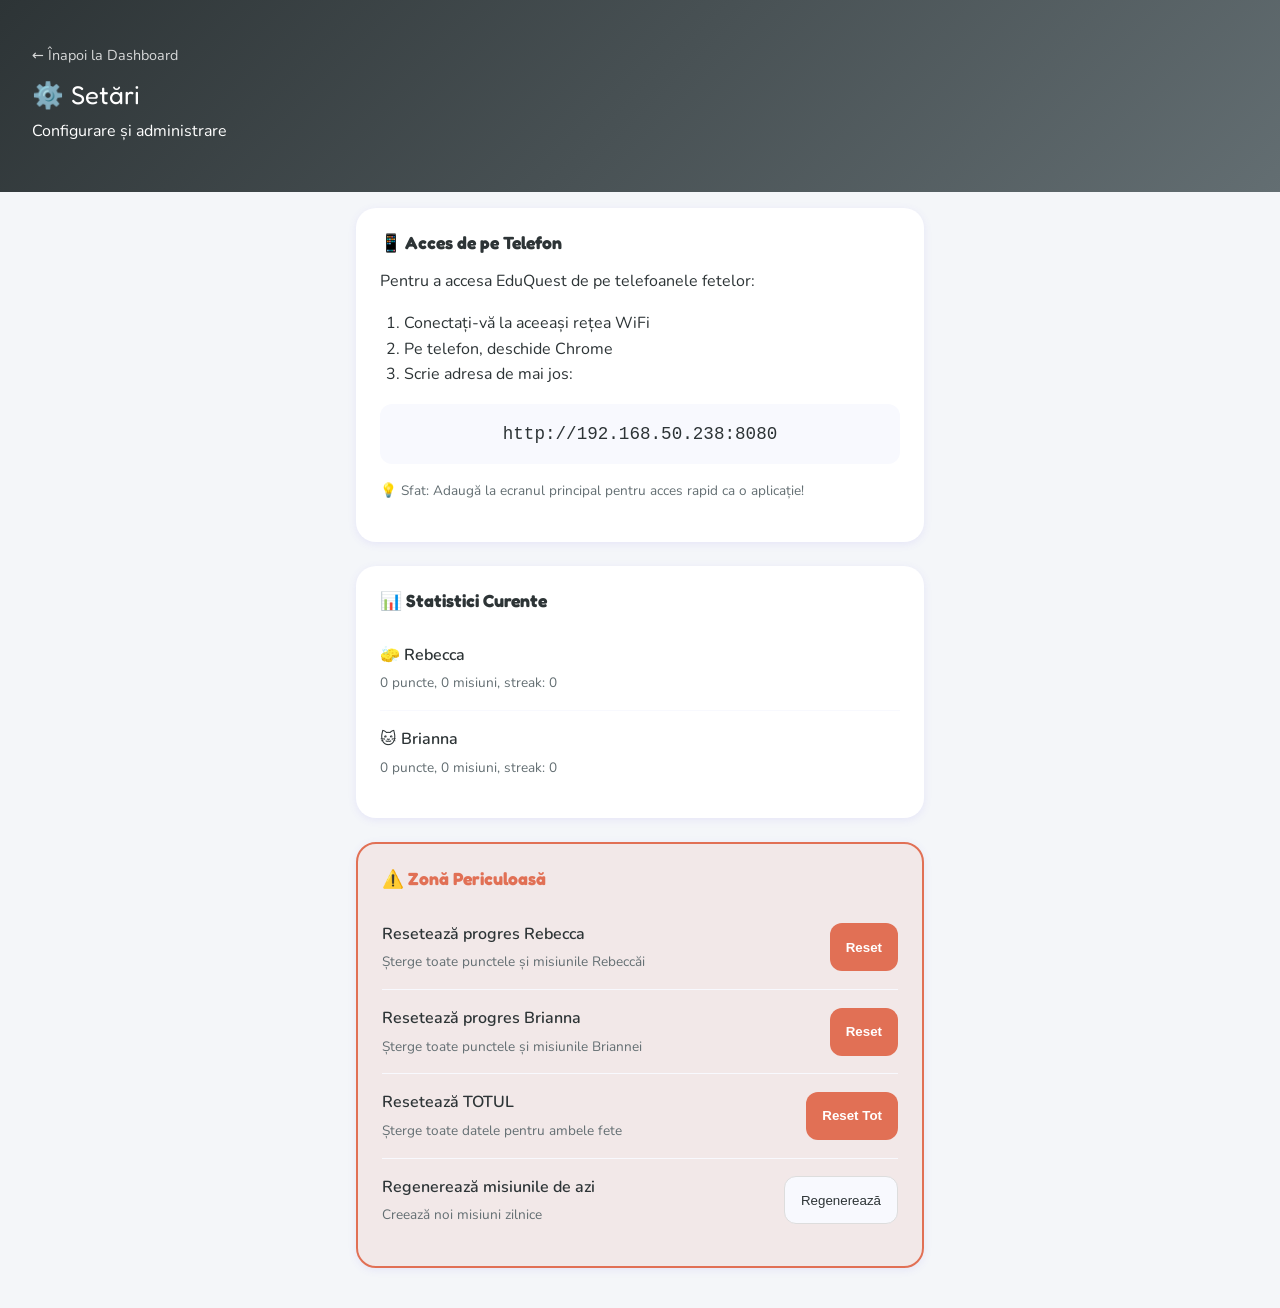
<file: app/parent/settings.html>
<!DOCTYPE html>
<html lang="ro">

<head>
    <meta charset="UTF-8">
    <meta name="viewport" content="width=device-width, initial-scale=1.0">
    <title>EduQuest - Setări</title>
    <link rel="preconnect" href="https://fonts.googleapis.com">
    <link href="https://fonts.googleapis.com/css2?family=Fredoka+One&family=Nunito:wght@400;600;700&subset=latin-ext&display=swap"
        rel="stylesheet">
    <link rel="stylesheet" href="../styles/main.css">
    <style>
        body {
            background: #f4f6f9;
        }

        .settings-header {
            background: linear-gradient(135deg, #2d3436 0%, #636e72 100%);
            color: white;
            padding: var(--space-xl);
        }

        .settings-header h1 {
            font-size: 1.6rem;
            margin-bottom: var(--space-sm);
        }

        .container {
            max-width: 600px;
            margin: 0 auto;
            padding: var(--space-md);
        }

        .section-card {
            background: white;
            border-radius: var(--radius-lg);
            padding: var(--space-lg);
            box-shadow: var(--shadow-sm);
            margin-bottom: var(--space-lg);
        }

        .section-title {
            font-size: 1.1rem;
            font-weight: 700;
            margin-bottom: var(--space-md);
            display: flex;
            align-items: center;
            gap: var(--space-sm);
            color: var(--color-text);
        }

        .setting-item {
            display: flex;
            justify-content: space-between;
            align-items: center;
            padding: var(--space-md) 0;
            border-bottom: 1px solid var(--color-bg);
        }

        .setting-item:last-child {
            border: none;
        }

        .setting-label {
            font-weight: 600;
        }

        .setting-desc {
            font-size: 0.85rem;
            color: var(--color-text-light);
            margin-top: 4px;
        }

        .danger-zone {
            background: rgba(225, 112, 85, 0.1);
            border: 2px solid var(--color-error);
        }

        .danger-zone .section-title {
            color: var(--color-error);
        }

        .btn-danger {
            background: var(--color-error);
            color: white;
            border: none;
            padding: var(--space-sm) var(--space-md);
            border-radius: var(--radius-md);
            cursor: pointer;
            font-weight: 600;
        }

        .btn-danger:hover {
            opacity: 0.9;
        }

        .btn-secondary {
            background: var(--color-bg);
            color: var(--color-text);
            border: 1px solid #ddd;
            padding: var(--space-sm) var(--space-md);
            border-radius: var(--radius-md);
            cursor: pointer;
        }

        .back-link {
            display: inline-flex;
            align-items: center;
            gap: var(--space-sm);
            color: white;
            text-decoration: none;
            font-size: 0.9rem;
            opacity: 0.8;
        }

        .back-link:hover {
            opacity: 1;
        }

        .success-msg {
            background: rgba(0, 184, 148, 0.15);
            color: #00B894;
            padding: var(--space-md);
            border-radius: var(--radius-md);
            margin-bottom: var(--space-md);
            display: none;
        }

        .ip-display {
            background: var(--color-bg);
            padding: var(--space-md);
            border-radius: var(--radius-md);
            font-family: monospace;
            font-size: 1.1rem;
            text-align: center;
        }
    </style>
</head>

<body>
    <header class="settings-header">
        <a href="index.html" class="back-link">← Înapoi la Dashboard</a>
        <h1>⚙️ Setări</h1>
        <p>Configurare și administrare</p>
    </header>

    <div class="container">
        <div id="successMsg" class="success-msg">✅ Operație reușită!</div>

        <!-- Acces Telefon -->
        <div class="section-card">
            <h2 class="section-title">📱 Acces de pe Telefon</h2>
            <p style="margin-bottom: var(--space-md);">Pentru a accesa EduQuest de pe telefoanele fetelor:</p>
            <ol style="margin-left: var(--space-lg); margin-bottom: var(--space-md);">
                <li>Conectați-vă la aceeași rețea WiFi</li>
                <li>Pe telefon, deschide Chrome</li>
                <li>Scrie adresa de mai jos:</li>
            </ol>
            <div class="ip-display" id="ipDisplay">
                http://192.168.50.238:8080
            </div>
            <p style="margin-top: var(--space-md); font-size: 0.85rem; color: var(--color-text-light);">
                💡 Sfat: Adaugă la ecranul principal pentru acces rapid ca o aplicație!
            </p>
        </div>

        <!-- Statistici -->
        <div class="section-card">
            <h2 class="section-title">📊 Statistici Curente</h2>

            <div class="setting-item">
                <div>
                    <div class="setting-label">🧽 Rebecca</div>
                    <div class="setting-desc" id="rebiStats">Încărcare...</div>
                </div>
            </div>

            <div class="setting-item">
                <div>
                    <div class="setting-label">🐱 Brianna</div>
                    <div class="setting-desc" id="briStats">Încărcare...</div>
                </div>
            </div>
        </div>

        <!-- Reset Options -->
        <div class="section-card danger-zone">
            <h2 class="section-title">⚠️ Zonă Periculoasă</h2>

            <div class="setting-item">
                <div>
                    <div class="setting-label">Resetează progres Rebecca</div>
                    <div class="setting-desc">Șterge toate punctele și misiunile Rebeccăi</div>
                </div>
                <button class="btn-danger" onclick="resetProgress('rebecca')">Reset</button>
            </div>

            <div class="setting-item">
                <div>
                    <div class="setting-label">Resetează progres Brianna</div>
                    <div class="setting-desc">Șterge toate punctele și misiunile Briannei</div>
                </div>
                <button class="btn-danger" onclick="resetProgress('brianna')">Reset</button>
            </div>

            <div class="setting-item">
                <div>
                    <div class="setting-label">Resetează TOTUL</div>
                    <div class="setting-desc">Șterge toate datele pentru ambele fete</div>
                </div>
                <button class="btn-danger" onclick="resetAll()">Reset Tot</button>
            </div>

            <div class="setting-item">
                <div>
                    <div class="setting-label">Regenerează misiunile de azi</div>
                    <div class="setting-desc">Creează noi misiuni zilnice</div>
                </div>
                <button class="btn-secondary" onclick="regenerateQuests()">Regenerează</button>
            </div>
        </div>
    </div>

    <script>
        function loadStats() {
            const rebiStats = JSON.parse(localStorage.getItem('eduquest_stats_rebecca') || '{"totalPoints":0,"questsCompleted":0,"streak":0}');
            const briStats = JSON.parse(localStorage.getItem('eduquest_stats_brianna') || '{"totalPoints":0,"questsCompleted":0,"streak":0}');

            document.getElementById('rebiStats').textContent =
                `${rebiStats.totalPoints} puncte, ${rebiStats.questsCompleted} misiuni, streak: ${rebiStats.streak}`;
            document.getElementById('briStats').textContent =
                `${briStats.totalPoints} puncte, ${briStats.questsCompleted} misiuni, streak: ${briStats.streak}`;
        }

        function resetProgress(user) {
            const name = user === 'rebecca' ? 'Rebecca' : 'Brianna';
            if (!confirm(`Sigur vrei să resetezi progresul pentru ${name}? Această acțiune nu poate fi anulată!`)) {
                return;
            }

            localStorage.removeItem(`eduquest_stats_${user}`);
            showSuccess(`Progresul pentru ${name} a fost resetat!`);
            loadStats();
        }

        function resetAll() {
            if (!confirm('Sigur vrei să ȘTERGI TOATE DATELE? Această acțiune nu poate fi anulată!')) {
                return;
            }
            if (!confirm('Ești ABSOLUT sigur? Toate punctele, badge-urile și progresul vor fi pierdute!')) {
                return;
            }

            localStorage.removeItem('eduquest_stats_rebecca');
            localStorage.removeItem('eduquest_stats_brianna');
            localStorage.removeItem('eduquest_quests');
            localStorage.removeItem('eduquest_quests_date');
            localStorage.removeItem('eduquest_profile');

            showSuccess('Toate datele au fost resetate!');
            loadStats();
        }

        function regenerateQuests() {
            localStorage.removeItem('eduquest_quests');
            localStorage.removeItem('eduquest_quests_date');
            showSuccess('Misiunile au fost regenerate! Fetele vor vedea misiuni noi.');
        }

        function showSuccess(message) {
            const el = document.getElementById('successMsg');
            el.textContent = '✅ ' + message;
            el.style.display = 'block';
            setTimeout(() => el.style.display = 'none', 3000);
        }

        document.addEventListener('DOMContentLoaded', loadStats);
    </script>
</body>

</html>
</file>
<file: app/styles/main.css>
/* ============================================
   EduQuest - Design System
   A magical learning adventure for kids!
   ============================================ */

/* CSS Variables - Color Palette */
:root {
  /* Primary Colors - Vibrant & Playful */
  --color-primary: #6C5CE7;
  --color-primary-light: #A29BFE;
  --color-primary-dark: #5541D7;

  /* Secondary Colors */
  --color-secondary: #00CEC9;
  --color-secondary-light: #81ECEC;

  /* Accent Colors for Subjects */
  --color-romana: #FF6B6B;
  --color-matematica: #4ECDC4;
  --color-engleza: #45B7D1;
  --color-bonus: #F9CA24;

  /* Feedback Colors */
  --color-success: #00B894;
  --color-warning: #FDCB6E;
  --color-error: #E17055;
  --color-info: #74B9FF;

  /* Neutrals */
  --color-bg: #F8F9FE;
  --color-bg-dark: #1A1A2E;
  --color-card: #FFFFFF;
  --color-card-dark: #2D2D44;
  --color-text: #2D3436;
  --color-text-light: #636E72;
  --color-text-dark: #FFFFFF;

  /* Gradients */
  --gradient-primary: linear-gradient(135deg, #6C5CE7 0%, #A29BFE 100%);
  --gradient-success: linear-gradient(135deg, #00B894 0%, #55EFC4 100%);
  --gradient-rainbow: linear-gradient(135deg, #FF6B6B 0%, #F9CA24 25%, #00B894 50%, #45B7D1 75%, #6C5CE7 100%);
  --gradient-rebecca: linear-gradient(135deg, #667eea 0%, #764ba2 100%);
  --gradient-brianna: linear-gradient(135deg, #f093fb 0%, #f5576c 100%);

  /* Spacing */
  --space-xs: 4px;
  --space-sm: 8px;
  --space-md: 16px;
  --space-lg: 24px;
  --space-xl: 32px;
  --space-xxl: 48px;

  /* Border Radius */
  --radius-sm: 8px;
  --radius-md: 12px;
  --radius-lg: 20px;
  --radius-xl: 28px;
  --radius-round: 50%;

  /* Shadows */
  --shadow-sm: 0 2px 8px rgba(108, 92, 231, 0.1);
  --shadow-md: 0 4px 16px rgba(108, 92, 231, 0.15);
  --shadow-lg: 0 8px 32px rgba(108, 92, 231, 0.2);
  --shadow-glow: 0 0 20px rgba(108, 92, 231, 0.4);

  /* Typography */
  --font-primary: 'Nunito', 'Segoe UI', 'Roboto', system-ui, sans-serif;
  --font-display: 'Fredoka One', 'Comic Neue', 'Comic Sans MS', cursive;

  /* Transitions */
  --transition-fast: 0.15s ease;
  --transition-normal: 0.3s ease;
  --transition-slow: 0.5s ease;
}

/* Dark Mode */
[data-theme="dark"] {
  --color-bg: #1A1A2E;
  --color-card: #2D2D44;
  --color-text: #FFFFFF;
  --color-text-light: #B2BEC3;
}

/* ============================================
   Base Styles
   ============================================ */

*,
*::before,
*::after {
  box-sizing: border-box;
  margin: 0;
  padding: 0;
}

html {
  font-size: 16px;
  scroll-behavior: smooth;
}

body {
  font-family: var(--font-primary);
  background: var(--color-bg);
  color: var(--color-text);
  min-height: 100vh;
  line-height: 1.6;
  -webkit-font-smoothing: antialiased;
  overflow-x: hidden;
}

/* ============================================
   Typography
   ============================================ */

h1,
h2,
h3,
h4 {
  font-family: var(--font-display);
  font-weight: 400;
  line-height: 1.2;
}

h1 {
  font-size: 2.5rem;
}

h2 {
  font-size: 2rem;
}

h3 {
  font-size: 1.5rem;
}

h4 {
  font-size: 1.25rem;
}

p {
  margin-bottom: var(--space-md);
}

/* ============================================
   Layout Components
   ============================================ */

.container {
  width: 100%;
  max-width: 480px;
  margin: 0 auto;
  padding: var(--space-md);
}

.page {
  min-height: 100vh;
  display: flex;
  flex-direction: column;
}

.page-header {
  padding: var(--space-lg) var(--space-md);
  text-align: center;
}

.page-content {
  flex: 1;
  padding: var(--space-md);
}

/* ============================================
   Cards
   ============================================ */

.card {
  background: var(--color-card);
  border-radius: var(--radius-lg);
  padding: var(--space-lg);
  box-shadow: var(--shadow-md);
  transition: transform var(--transition-normal), box-shadow var(--transition-normal);
}

.card:hover {
  transform: translateY(-4px);
  box-shadow: var(--shadow-lg);
}

.card--interactive {
  cursor: pointer;
}

.card--subject {
  position: relative;
  overflow: hidden;
}

.card--subject::before {
  content: '';
  position: absolute;
  top: 0;
  left: 0;
  right: 0;
  height: 6px;
}

.card--romana::before {
  background: var(--color-romana);
}

.card--matematica::before {
  background: var(--color-matematica);
}

.card--engleza::before {
  background: var(--color-engleza);
}

.card--bonus::before {
  background: var(--color-bonus);
}

/* ============================================
   Buttons
   ============================================ */

.btn {
  display: inline-flex;
  align-items: center;
  justify-content: center;
  gap: var(--space-sm);
  padding: var(--space-md) var(--space-xl);
  font-family: var(--font-display);
  font-size: 1.1rem;
  border: none;
  border-radius: var(--radius-xl);
  cursor: pointer;
  transition: all var(--transition-normal);
  text-decoration: none;
  white-space: nowrap;
}

.btn--primary {
  background: var(--gradient-primary);
  color: white;
  box-shadow: var(--shadow-md);
}

.btn--primary:hover {
  transform: scale(1.05);
  box-shadow: var(--shadow-glow);
}

.btn--primary:active {
  transform: scale(0.98);
}

.btn--secondary {
  background: var(--color-card);
  color: var(--color-primary);
  border: 2px solid var(--color-primary);
}

.btn--secondary:hover {
  background: var(--color-primary);
  color: white;
}

.btn--success {
  background: var(--gradient-success);
  color: white;
}

.btn--large {
  padding: var(--space-lg) var(--space-xxl);
  font-size: 1.3rem;
}

.btn--block {
  width: 100%;
}

.btn--icon {
  width: 48px;
  height: 48px;
  padding: 0;
  border-radius: var(--radius-round);
}

/* ============================================
   Profile Selection (Landing Page)
   ============================================ */

.profile-selection {
  display: flex;
  flex-direction: column;
  align-items: center;
  justify-content: center;
  min-height: 100vh;
  padding: var(--space-lg);
  background: linear-gradient(180deg, #F8F9FE 0%, #E8ECFF 100%);
}

.logo {
  margin-bottom: var(--space-xl);
  animation: float 3s ease-in-out infinite;
}

.logo h1 {
  font-size: 3rem;
  background: var(--gradient-rainbow);
  -webkit-background-clip: text;
  -webkit-text-fill-color: transparent;
  background-clip: text;
}

.logo .subtitle {
  font-size: 1rem;
  color: var(--color-text-light);
  margin-top: var(--space-sm);
}

.profiles {
  display: flex;
  flex-direction: column;
  gap: var(--space-lg);
  width: 100%;
  max-width: 320px;
}

.profile-card {
  display: flex;
  align-items: center;
  gap: var(--space-lg);
  padding: var(--space-lg);
  background: var(--color-card);
  border-radius: var(--radius-xl);
  box-shadow: var(--shadow-md);
  cursor: pointer;
  transition: all var(--transition-normal);
  border: 3px solid transparent;
}

.profile-card:hover {
  transform: scale(1.03);
  box-shadow: var(--shadow-lg);
}

.profile-card--rebecca:hover {
  border-color: #667eea;
  background: linear-gradient(135deg, rgba(102, 126, 234, 0.1) 0%, rgba(118, 75, 162, 0.1) 100%);
}

.profile-card--brianna:hover {
  border-color: #f5576c;
  background: linear-gradient(135deg, rgba(240, 147, 251, 0.1) 0%, rgba(245, 87, 108, 0.1) 100%);
}

.avatar {
  width: 72px;
  height: 72px;
  border-radius: var(--radius-round);
  display: flex;
  align-items: center;
  justify-content: center;
  font-size: 2.5rem;
  flex-shrink: 0;
}

.avatar--rebecca {
  background: var(--gradient-rebecca);
}

.avatar--brianna {
  background: var(--gradient-brianna);
}

.profile-info h3 {
  font-size: 1.4rem;
  margin-bottom: var(--space-xs);
}

.profile-info p {
  font-size: 0.9rem;
  color: var(--color-text-light);
  margin: 0;
}

/* ============================================
   Dashboard
   ============================================ */

.dashboard-header {
  background: var(--gradient-primary);
  color: white;
  padding: var(--space-xl) var(--space-lg);
  border-radius: 0 0 var(--radius-xl) var(--radius-xl);
  margin-bottom: var(--space-lg);
}

.greeting {
  font-size: 1.8rem;
  margin-bottom: var(--space-sm);
}

.stats-row {
  display: flex;
  justify-content: space-around;
  margin-top: var(--space-lg);
}

.stat {
  text-align: center;
}

.stat-value {
  font-size: 1.8rem;
  font-weight: bold;
}

.stat-label {
  font-size: 0.85rem;
  opacity: 0.9;
}

/* ============================================
   Quest Cards
   ============================================ */

.quests-section {
  padding: var(--space-md);
}

.section-title {
  font-size: 1.3rem;
  margin-bottom: var(--space-md);
  display: flex;
  align-items: center;
  gap: var(--space-sm);
}

.quest-list {
  display: flex;
  flex-direction: column;
  gap: var(--space-md);
}

.quest-card {
  display: flex;
  align-items: center;
  gap: var(--space-md);
  padding: var(--space-md);
  background: var(--color-card);
  border-radius: var(--radius-lg);
  box-shadow: var(--shadow-sm);
  cursor: pointer;
  transition: all var(--transition-normal);
  border-left: 5px solid transparent;
}

.quest-card:hover {
  transform: translateX(4px);
  box-shadow: var(--shadow-md);
}

.quest-card--romana {
  border-left-color: var(--color-romana);
}

.quest-card--matematica {
  border-left-color: var(--color-matematica);
}

.quest-card--engleza {
  border-left-color: var(--color-engleza);
}

.quest-card--bonus {
  border-left-color: var(--color-bonus);
}

.quest-icon {
  width: 48px;
  height: 48px;
  border-radius: var(--radius-md);
  display: flex;
  align-items: center;
  justify-content: center;
  font-size: 1.5rem;
  flex-shrink: 0;
}

.quest-icon--romana {
  background: rgba(255, 107, 107, 0.15);
}

.quest-icon--matematica {
  background: rgba(78, 205, 196, 0.15);
}

.quest-icon--engleza {
  background: rgba(69, 183, 209, 0.15);
}

.quest-icon--bonus {
  background: rgba(249, 202, 36, 0.15);
}

.quest-info {
  flex: 1;
}

.quest-title {
  font-weight: 600;
  margin-bottom: var(--space-xs);
}

.quest-meta {
  font-size: 0.85rem;
  color: var(--color-text-light);
  display: flex;
  gap: var(--space-md);
}

.quest-points {
  color: var(--color-primary);
  font-weight: 600;
}

.quest-status {
  width: 24px;
  height: 24px;
  border-radius: var(--radius-round);
  border: 2px solid var(--color-text-light);
  display: flex;
  align-items: center;
  justify-content: center;
}

.quest-status--completed {
  background: var(--color-success);
  border-color: var(--color-success);
  color: white;
}

/* ============================================
   Progress Bar
   ============================================ */

.progress-bar {
  height: 12px;
  background: rgba(108, 92, 231, 0.2);
  border-radius: 6px;
  overflow: hidden;
  margin: var(--space-md) 0;
}

.progress-bar__fill {
  height: 100%;
  background: var(--gradient-primary);
  border-radius: 6px;
  transition: width var(--transition-slow);
}

/* ============================================
   Badges & Achievements
   ============================================ */

.badge {
  display: inline-flex;
  align-items: center;
  gap: var(--space-xs);
  padding: var(--space-xs) var(--space-sm);
  background: var(--color-primary-light);
  color: white;
  border-radius: var(--radius-md);
  font-size: 0.85rem;
  font-weight: 600;
}

.badge--gold {
  background: linear-gradient(135deg, #F9CA24 0%, #F39C12 100%);
}

.badge--silver {
  background: linear-gradient(135deg, #BDC3C7 0%, #95A5A6 100%);
}

.badge--bronze {
  background: linear-gradient(135deg, #E67E22 0%, #D35400 100%);
}

.badge-grid {
  display: grid;
  grid-template-columns: repeat(3, 1fr);
  gap: var(--space-md);
}

.badge-item {
  display: flex;
  flex-direction: column;
  align-items: center;
  padding: var(--space-md);
  background: var(--color-card);
  border-radius: var(--radius-lg);
  text-align: center;
}

.badge-icon {
  font-size: 2.5rem;
  margin-bottom: var(--space-sm);
}

.badge-name {
  font-size: 0.8rem;
  color: var(--color-text-light);
}

.badge-item--locked {
  opacity: 0.4;
  filter: grayscale(100%);
}

/* ============================================
   Exercise Interface
   ============================================ */

.exercise-container {
  padding: var(--space-lg);
  max-width: 480px;
  margin: 0 auto;
}

.exercise-question {
  font-size: 1.3rem;
  margin-bottom: var(--space-xl);
  text-align: center;
  line-height: 1.5;
}

.exercise-options {
  display: flex;
  flex-direction: column;
  gap: var(--space-md);
}

.option-btn {
  padding: var(--space-lg);
  background: var(--color-card);
  border: 2px solid transparent;
  border-radius: var(--radius-lg);
  font-size: 1.1rem;
  cursor: pointer;
  transition: all var(--transition-normal);
  text-align: left;
}

.option-btn:hover {
  border-color: var(--color-primary);
  background: rgba(108, 92, 231, 0.05);
}

.option-btn--selected {
  border-color: var(--color-primary);
  background: rgba(108, 92, 231, 0.1);
}

.option-btn--correct {
  border-color: var(--color-success);
  background: rgba(0, 184, 148, 0.1);
}

.option-btn--incorrect {
  border-color: var(--color-error);
  background: rgba(225, 112, 85, 0.1);
}

.exercise-input {
  width: 100%;
  padding: var(--space-lg);
  font-size: 1.5rem;
  text-align: center;
  border: 2px solid var(--color-primary-light);
  border-radius: var(--radius-lg);
  outline: none;
  transition: border-color var(--transition-fast);
}

.exercise-input:focus {
  border-color: var(--color-primary);
}

/* ============================================
   AI Tutor Chat
   ============================================ */

.chat-container {
  display: flex;
  flex-direction: column;
  height: calc(100vh - 60px);
}

.chat-messages {
  flex: 1;
  padding: var(--space-md);
  overflow-y: auto;
  display: flex;
  flex-direction: column;
  gap: var(--space-md);
}

.message {
  max-width: 85%;
  padding: var(--space-md);
  border-radius: var(--radius-lg);
  animation: slideIn 0.3s ease;
}

.message--user {
  align-self: flex-end;
  background: var(--gradient-primary);
  color: white;
  border-bottom-right-radius: var(--space-xs);
}

.message--ai {
  align-self: flex-start;
  background: var(--color-card);
  border-bottom-left-radius: var(--space-xs);
  box-shadow: var(--shadow-sm);
}

.message--ai::before {
  content: '🤖 ';
}

.chat-input-area {
  padding: var(--space-md);
  background: var(--color-card);
  border-top: 1px solid rgba(0, 0, 0, 0.1);
  display: flex;
  gap: var(--space-sm);
}

.chat-input {
  flex: 1;
  padding: var(--space-md);
  border: 2px solid var(--color-primary-light);
  border-radius: var(--radius-xl);
  font-size: 1rem;
  outline: none;
}

.chat-input:focus {
  border-color: var(--color-primary);
}

/* ============================================
   Navigation
   ============================================ */

.bottom-nav {
  position: fixed;
  bottom: 0;
  left: 0;
  right: 0;
  background: var(--color-card);
  box-shadow: 0 -4px 20px rgba(0, 0, 0, 0.1);
  display: flex;
  justify-content: space-around;
  padding: var(--space-sm) 0;
  z-index: 100;
}

.nav-item {
  display: flex;
  flex-direction: column;
  align-items: center;
  padding: var(--space-sm) var(--space-md);
  color: var(--color-text-light);
  text-decoration: none;
  font-size: 0.75rem;
  transition: color var(--transition-fast);
}

.nav-item:hover,
.nav-item--active {
  color: var(--color-primary);
}

.nav-icon {
  font-size: 1.5rem;
  margin-bottom: var(--space-xs);
}

/* ============================================
   Animations
   ============================================ */

@keyframes float {

  0%,
  100% {
    transform: translateY(0);
  }

  50% {
    transform: translateY(-10px);
  }
}

@keyframes slideIn {
  from {
    opacity: 0;
    transform: translateY(10px);
  }

  to {
    opacity: 1;
    transform: translateY(0);
  }
}

@keyframes pop {
  0% {
    transform: scale(0);
  }

  70% {
    transform: scale(1.1);
  }

  100% {
    transform: scale(1);
  }
}

@keyframes shake {

  0%,
  100% {
    transform: translateX(0);
  }

  25% {
    transform: translateX(-5px);
  }

  75% {
    transform: translateX(5px);
  }
}

@keyframes pulse {

  0%,
  100% {
    opacity: 1;
  }

  50% {
    opacity: 0.6;
  }
}

@keyframes confetti {
  0% {
    transform: translateY(0) rotate(0deg);
    opacity: 1;
  }

  100% {
    transform: translateY(-50px) rotate(360deg);
    opacity: 0;
  }
}

.animate-pop {
  animation: pop 0.4s ease;
}

.animate-shake {
  animation: shake 0.4s ease;
}

.animate-pulse {
  animation: pulse 1.5s ease infinite;
}

/* ============================================
   Utilities
   ============================================ */

.text-center {
  text-align: center;
}

.text-left {
  text-align: left;
}

.text-right {
  text-align: right;
}

.mt-sm {
  margin-top: var(--space-sm);
}

.mt-md {
  margin-top: var(--space-md);
}

.mt-lg {
  margin-top: var(--space-lg);
}

.mt-xl {
  margin-top: var(--space-xl);
}

.mb-sm {
  margin-bottom: var(--space-sm);
}

.mb-md {
  margin-bottom: var(--space-md);
}

.mb-lg {
  margin-bottom: var(--space-lg);
}

.mb-xl {
  margin-bottom: var(--space-xl);
}

.hidden {
  display: none !important;
}

.visible {
  display: block !important;
}

.flex {
  display: flex;
}

.flex-col {
  flex-direction: column;
}

.items-center {
  align-items: center;
}

.justify-center {
  justify-content: center;
}

.justify-between {
  justify-content: space-between;
}

.gap-sm {
  gap: var(--space-sm);
}

.gap-md {
  gap: var(--space-md);
}

.gap-lg {
  gap: var(--space-lg);
}

/* ============================================
   Mobile Optimization - Research Based
   Sources: Google Material Design, Webstacks, Dev.to, UXPin
   ============================================ */

/* Safe area insets for notch devices */
:root {
  --safe-area-inset-top: env(safe-area-inset-top, 0);
  --safe-area-inset-bottom: env(safe-area-inset-bottom, 0);
  --safe-area-inset-left: env(safe-area-inset-left, 0);
  --safe-area-inset-right: env(safe-area-inset-right, 0);
}

/* Prevent text size adjustment on rotation */
html {
  -webkit-text-size-adjust: 100%;
  -ms-text-size-adjust: 100%;
  text-size-adjust: 100%;
}

/* ============================================
   Touch Targets - Google Standard 48px
   ============================================ */

/* All interactive elements: minimum 48x48px */
button,
a,
.option-btn,
.quiz-option,
.option,
.nav-item,
.profile-card,
.quest-card,
.filter-tab,
.chip,
.quick-btn {
  -webkit-tap-highlight-color: transparent;
  touch-action: manipulation;
  min-height: 48px;
  min-width: 48px;
}

/* Navigation items with proper spacing */
.nav-item {
  min-height: 56px;
  padding: var(--space-sm) var(--space-md);
  display: flex;
  flex-direction: column;
  align-items: center;
  justify-content: center;
}

/* Buttons - ensure readable and tappable */
.btn {
  min-height: 48px;
  padding: var(--space-md) var(--space-lg);
  font-size: 1rem;
}

/* Option buttons for quizzes - both classes */
.option-btn,
.quiz-option,
.option {
  min-height: 48px;
  padding: var(--space-md) var(--space-lg);
  font-size: 1rem;
  border-radius: var(--radius-md);
  background: var(--color-card);
  border: 2px solid transparent;
  cursor: pointer;
  transition: all var(--transition-fast);
  width: 100%;
  text-align: left;
}

.option-btn:hover,
.quiz-option:hover,
.option:hover {
  border-color: var(--color-primary);
  background: rgba(108, 92, 231, 0.05);
}

.option-btn--selected,
.quiz-option.selected,
.option.selected {
  border-color: var(--color-primary);
  background: rgba(108, 92, 231, 0.1);
}

.option-btn--correct,
.quiz-option.correct,
.option.correct {
  border-color: var(--color-success);
  background: rgba(0, 184, 148, 0.1);
}

.option-btn--wrong,
.quiz-option.wrong,
.option.wrong,
.option-btn--incorrect {
  border-color: var(--color-error);
  background: rgba(225, 112, 85, 0.1);
}

/* ============================================
   Flexible Layouts - No Fixed Widths
   ============================================ */

/* Progress steps - flexible */
.progress-steps,
.progress-dots,
.dot-container {
  display: flex;
  gap: var(--space-sm);
}

.progress-step,
.dot {
  flex: 1;
  min-width: 0;
  /* Allow shrinking */
  height: 8px;
  border-radius: 4px;
  background: rgba(108, 92, 231, 0.2);
}

.progress-step.completed,
.dot.dot--completed,
.dot--completed {
  background: var(--color-success);
}

.progress-step.current,
.dot.dot--current,
.dot--current {
  background: var(--color-primary);
}

/* Options grid - responsive */
.options-grid {
  display: flex;
  flex-direction: column;
  gap: var(--space-md);
  width: 100%;
}

/* Code blocks - scrollable */
pre,
code,
.code-block {
  overflow-x: auto;
  -webkit-overflow-scrolling: touch;
  max-width: 100%;
  white-space: pre-wrap;
  word-break: break-word;
}

/* ============================================
   Icons - Reasonable Sizes
   ============================================ */

/* Mascot and large icons: max 2.5-3rem */
.mascot {
  font-size: 3rem;
}

.logo-icon,
.goal-icon,
.header-icon {
  font-size: 2.5rem;
}

/* Quest icons */
.quest-icon {
  width: 48px;
  height: 48px;
  font-size: 1.5rem;
  flex-shrink: 0;
}

/* Badge icons */
.badge-icon {
  font-size: 2rem;
}

/* Navigation icons */
.nav-icon {
  font-size: 1.5rem;
}

/* ============================================
   Section Headers - Mobile Friendly
   ============================================ */

.section-header,
.subject-header {
  display: flex;
  flex-direction: column;
  gap: var(--space-sm);
  padding: var(--space-md);
}

@media (min-width: 480px) {

  .section-header,
  .subject-header {
    flex-direction: row;
    align-items: center;
  }
}

/* ============================================
   Smooth Scrolling & Overflow
   ============================================ */

.chat-container,
.quests-container,
.main-content,
.scroll-container {
  -webkit-overflow-scrolling: touch;
  overscroll-behavior: contain;
  scroll-behavior: smooth;
}

/* Fix 100vh on mobile (accounts for browser chrome) */
.page,
.tutor-page {
  min-height: 100vh;
  min-height: -webkit-fill-available;
  min-height: 100dvh;
}

/* Prevent horizontal scroll */
body,
html {
  overflow-x: hidden;
  max-width: 100vw;
}

/* ============================================
   Bottom Navigation - Safe Area
   ============================================ */

.bottom-nav {
  position: fixed;
  bottom: 0;
  left: 0;
  right: 0;
  background: var(--color-card);
  box-shadow: 0 -4px 20px rgba(0, 0, 0, 0.1);
  display: flex;
  justify-content: space-around;
  padding: var(--space-xs) 0;
  padding-bottom: max(var(--space-xs), var(--safe-area-inset-bottom));
  z-index: 100;
}

/* Chat input area - keyboard aware */
.chat-input-area {
  position: sticky;
  position: -webkit-sticky;
  bottom: 0;
  left: 0;
  right: 0;
  padding: var(--space-md);
  padding-bottom: max(var(--space-md), var(--safe-area-inset-bottom));
  background: var(--color-card);
  border-top: 1px solid rgba(0, 0, 0, 0.1);
  display: flex;
  gap: var(--space-sm);
  z-index: 99;
  transition: transform 0.2s ease;
}

/* Keyboard open states */
body.keyboard-open .chat-input-area {
  padding-bottom: var(--space-md);
}

body.keyboard-open .bottom-nav {
  display: none !important;
}

body.keyboard-open .chat-container {
  padding-bottom: 70px;
}

/* Tutor page layout */
.tutor-page {
  display: flex;
  flex-direction: column;
  height: 100vh;
  height: 100dvh;
}

.tutor-page .chat-container {
  flex: 1;
  overflow-y: auto;
  padding-bottom: 140px;
  /* Space for input + nav */
}

.tutor-page .chat-input-area {
  flex-shrink: 0;
  margin-bottom: 60px;
}

body.keyboard-open .tutor-page .chat-input-area {
  margin-bottom: 0;
}

/* Page content spacing */
.main-content,
.quests-container {
  padding-bottom: calc(80px + var(--safe-area-inset-bottom));
}

/* ============================================
   Input Styles - No Zoom on iOS
   ============================================ */

input,
select,
textarea {
  font-size: 16px !important;
}

input:focus,
button:focus,
a:focus,
select:focus,
textarea:focus {
  outline: 2px solid var(--color-primary);
  outline-offset: 2px;
}

::selection {
  background: var(--color-primary-light);
  color: white;
}

/* Number input for exercises */
.number-input {
  font-size: 2rem !important;
  padding: var(--space-lg);
  text-align: center;
  width: 100%;
  max-width: 200px;
  border: 3px solid var(--color-primary-light);
  border-radius: var(--radius-lg);
}

/* ============================================
   BREAKPOINT: Extra Small (< 400px)
   iPhone SE, Small Android
   ============================================ */

@media (max-width: 400px) {
  :root {
    --space-sm: 6px;
    --space-md: 10px;
    --space-lg: 16px;
    --space-xl: 24px;
  }

  body {
    font-size: 14px;
  }

  h1 {
    font-size: 1.75rem;
  }

  h2 {
    font-size: 1.5rem;
  }

  h3 {
    font-size: 1.25rem;
  }

  .greeting {
    font-size: 1.4rem;
  }

  .mascot {
    font-size: 2.5rem;
  }

  .logo h1 {
    font-size: 2rem;
  }

  .quest-card {
    padding: var(--space-sm);
  }

  .quest-icon {
    width: 40px;
    height: 40px;
    font-size: 1.2rem;
  }

  .nav-item {
    padding: var(--space-xs);
    font-size: 0.7rem;
  }

  .nav-icon {
    font-size: 1.2rem;
  }

  .profile-card {
    padding: var(--space-md);
    gap: var(--space-sm);
  }

  .avatar {
    width: 56px;
    height: 56px;
    font-size: 1.8rem;
  }

  /* Comparison grids - single column */
  .comparison-grid,
  .stats-grid {
    grid-template-columns: 1fr !important;
  }
}

/* ============================================
   BREAKPOINT: Standard Mobile (< 768px)
   ============================================ */

@media (max-width: 768px) {

  /* Ensure 16px minimum base font */
  body {
    font-size: 16px;
    line-height: 1.5;
  }

  /* Section headers stack on mobile */
  .section-header,
  .subject-header,
  .stats-row {
    flex-direction: column;
    gap: var(--space-sm);
  }

  /* Grids go single column */
  .badge-grid {
    grid-template-columns: repeat(2, 1fr);
  }

  /* Dashboard header compact */
  .dashboard-header {
    padding: var(--space-lg) var(--space-md);
    border-radius: 0 0 var(--radius-lg) var(--radius-lg);
  }

  /* Profile cards stack */
  .profiles {
    flex-direction: column;
    gap: var(--space-md);
  }
}

/* ============================================
   BREAKPOINT: Tablet (769px - 1024px)
   ============================================ */

@media (min-width: 769px) and (max-width: 1024px) {
  .container {
    max-width: 700px;
    padding: var(--space-lg);
  }

  .profiles {
    flex-direction: row;
    flex-wrap: wrap;
    gap: var(--space-lg);
  }

  .profile-card {
    flex: 1 1 calc(50% - var(--space-lg));
    min-width: 250px;
  }

  .quest-list {
    display: grid;
    grid-template-columns: repeat(2, 1fr);
    gap: var(--space-md);
  }

  .badge-grid {
    grid-template-columns: repeat(4, 1fr);
  }
}

/* ============================================
   BREAKPOINT: Desktop (> 1024px)
   ============================================ */

@media (min-width: 1025px) {
  .container {
    max-width: 900px;
  }

  .profiles {
    flex-direction: row;
    max-width: 800px;
    gap: var(--space-xl);
  }

  .profile-card {
    flex: 1;
    flex-direction: column;
    text-align: center;
    padding: var(--space-xl);
  }

  .quest-list {
    display: grid;
    grid-template-columns: repeat(2, 1fr);
    gap: var(--space-lg);
  }

  .tutor-page .chat-input-area {
    max-width: 700px;
    margin: 0 auto 60px;
    border-radius: var(--radius-lg);
  }
}

/* ============================================
   BREAKPOINT: Landscape Mobile
   ============================================ */

@media (orientation: landscape) and (max-height: 500px) {
  .dashboard-header {
    padding: var(--space-sm) var(--space-md);
  }

  .greeting {
    font-size: 1.2rem;
  }

  .profile-selection {
    padding: var(--space-sm);
    min-height: auto;
  }

  .mascot {
    font-size: 2rem;
  }

  .logo h1 {
    font-size: 1.5rem;
  }

  .profiles {
    flex-direction: row;
    gap: var(--space-sm);
  }

  .profile-card {
    padding: var(--space-sm);
  }

  .avatar {
    width: 48px;
    height: 48px;
    font-size: 1.5rem;
  }

  /* Two column layouts in landscape */
  .quest-list {
    display: grid;
    grid-template-columns: repeat(2, 1fr);
    gap: var(--space-sm);
  }

  .bottom-nav {
    padding: var(--space-xs) 0;
  }

  .nav-item {
    min-height: 44px;
    padding: var(--space-xs);
  }

  .nav-icon {
    font-size: 1.2rem;
  }

  .nav-item span:last-child {
    display: none;
    /* Hide text labels in landscape */
  }
}

/* ============================================
   Print Styles (for worksheets)
   ============================================ */

@media print {

  .bottom-nav,
  .btn,
  .chat-input-area {
    display: none !important;
  }

  body {
    background: white;
  }

  .card {
    box-shadow: none;
    border: 1px solid #ddd;
  }
}

/* ============================================
   Additional Adult Profile Styles
   ============================================ */

.profile-card--tata:hover {
  border-color: #00B894;
  background: linear-gradient(135deg, rgba(0, 184, 148, 0.1) 0%, rgba(85, 239, 196, 0.1) 100%);
}

.profile-card--nicoleta:hover {
  border-color: #E17055;
  background: linear-gradient(135deg, rgba(225, 112, 85, 0.1) 0%, rgba(253, 203, 110, 0.1) 100%);
}

.avatar--tata {
  background: linear-gradient(135deg, #00B894 0%, #55EFC4 100%);
}

.avatar--nicoleta {
  background: linear-gradient(135deg, #E17055 0%, #FDCB6E 100%);
}

/* Subject colors for adults */
.subject-icon--autohotkey,
.quest-card--autohotkey {
  border-left-color: #00B894;
}

.subject-icon--autohotkey {
  background: rgba(0, 184, 148, 0.2);
}

.subject-icon--cpp,
.quest-card--cpp {
  border-left-color: #0984E3;
}

.subject-icon--cpp {
  background: rgba(9, 132, 227, 0.2);
}

.subject-icon--python,
.quest-card--python {
  border-left-color: #F9CA24;
}

.subject-icon--python {
  background: rgba(249, 202, 36, 0.2);
}

.subject-icon--franceza,
.quest-card--franceza {
  border-left-color: #0984E3;
}

.subject-icon--franceza {
  background: rgba(9, 132, 227, 0.2);
}

.subject-icon--italiana,
.quest-card--italiana {
  border-left-color: #00B894;
}

.subject-icon--italiana {
  background: rgba(0, 184, 148, 0.2);
}

.subject-icon--istorie,
.quest-card--istorie {
  border-left-color: #6C5CE7;
}

.subject-icon--istorie {
  background: rgba(108, 92, 231, 0.2);
}

.subject-icon--geografie,
.quest-card--geografie {
  border-left-color: #00CEC9;
}

.subject-icon--geografie {
  background: rgba(0, 206, 201, 0.2);
}

/* ============================================
   User-Specific Styles
   ============================================ */

/* BRIANNA - Clasa I - Fonturi mari, butoane mari */
body.user-brianna .exercise-question,
body.user-brianna .question-text {
  font-size: 1.8rem !important;
  line-height: 1.4;
}

body.user-brianna .option-btn {
  font-size: 1.4rem !important;
  min-height: 72px;
  padding: var(--space-lg);
}

body.user-brianna .highlight {
  font-size: 2rem;
}

body.user-brianna .number-input {
  font-size: 2.5rem !important;
  width: 120px;
  height: 80px;
}

body.user-brianna .hint-text {
  font-size: 1.2rem;
}

/* REBECCA - Text normal, hints colapsabile */
body.user-rebecca .exercise-question,
body.user-rebecca .question-text {
  font-size: 1.3rem;
}

body.user-rebecca .option-btn {
  font-size: 1.1rem;
  min-height: 56px;
}

body.user-rebecca .hint-collapsed {
  max-height: 0;
  overflow: hidden;
  transition: max-height 0.3s ease;
}

body.user-rebecca .hint-expanded {
  max-height: 200px;
}

/* Hints collapsible button */
.hint-toggle {
  background: var(--color-info);
  color: white;
  border: none;
  border-radius: var(--radius-md);
  padding: var(--space-sm) var(--space-md);
  font-size: 0.9rem;
  cursor: pointer;
  margin-top: var(--space-sm);
}

.hint-toggle:hover {
  background: var(--color-primary);
}
</file>
